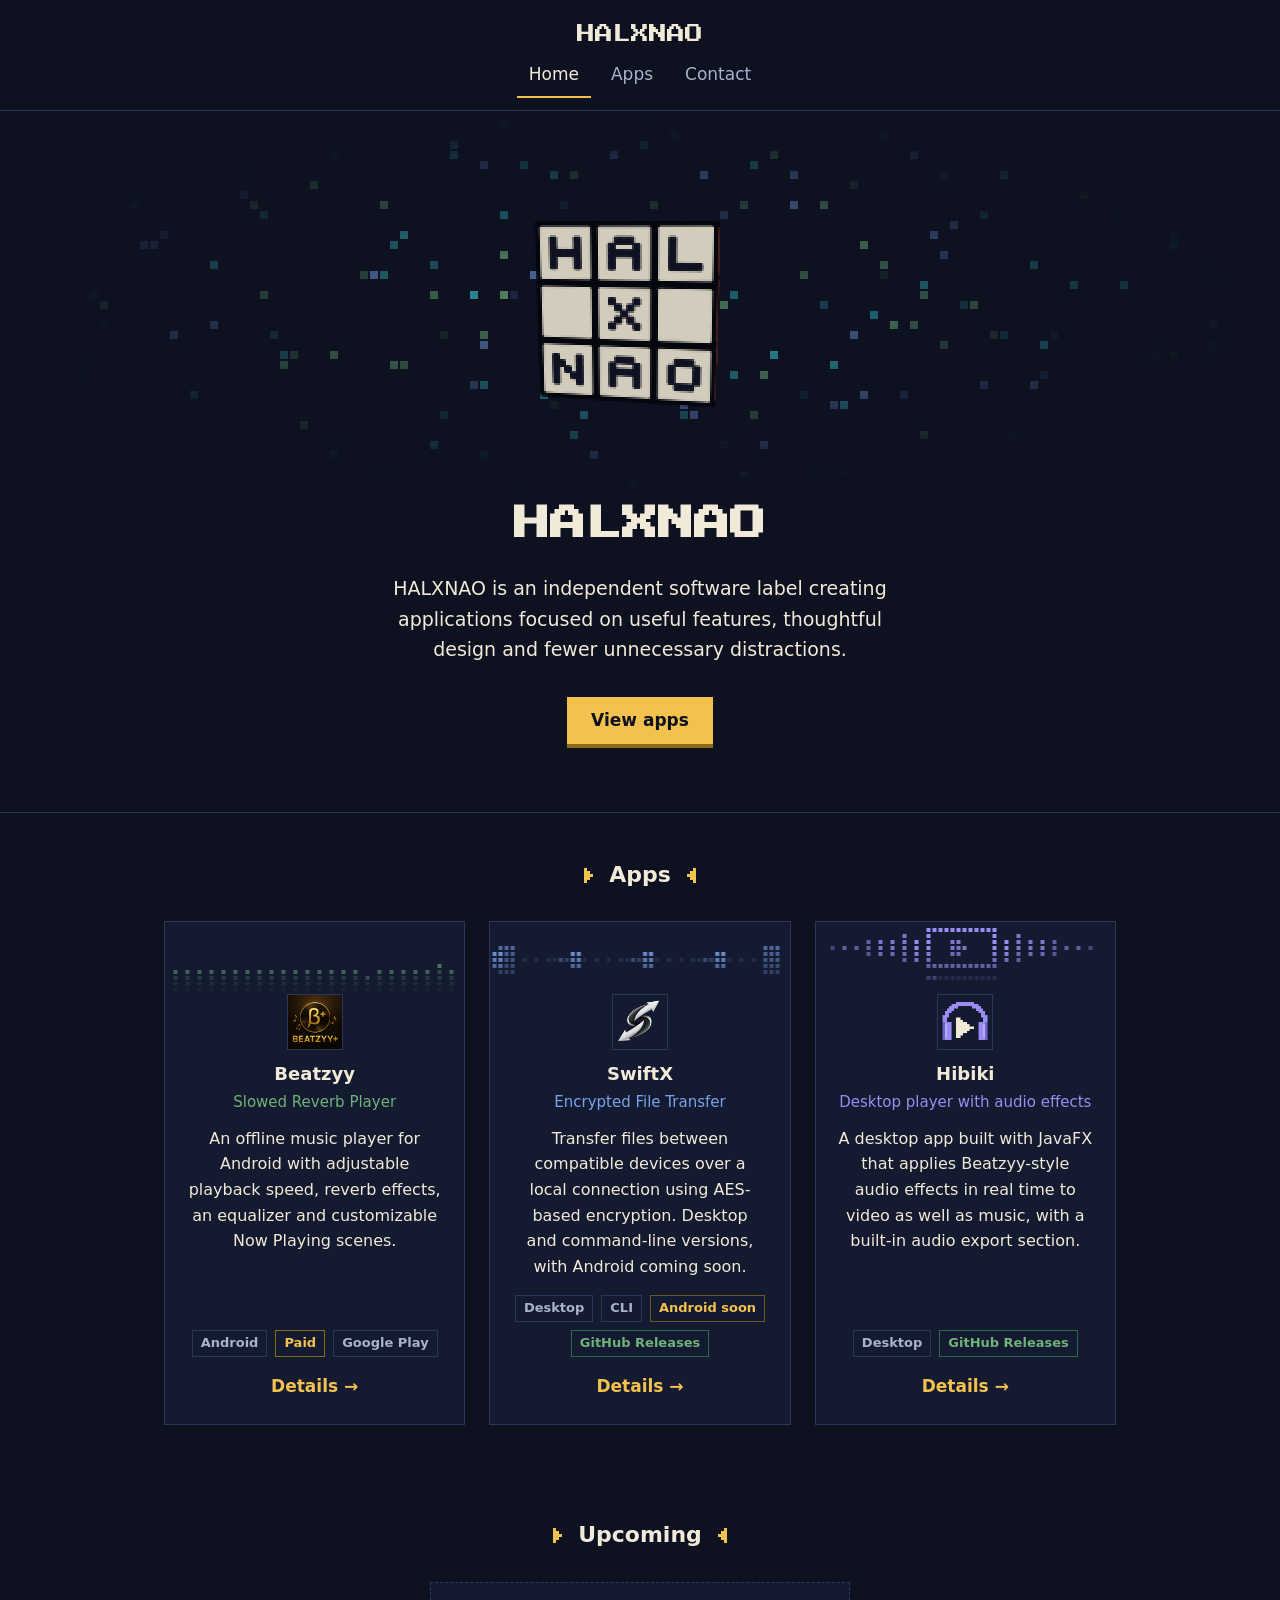
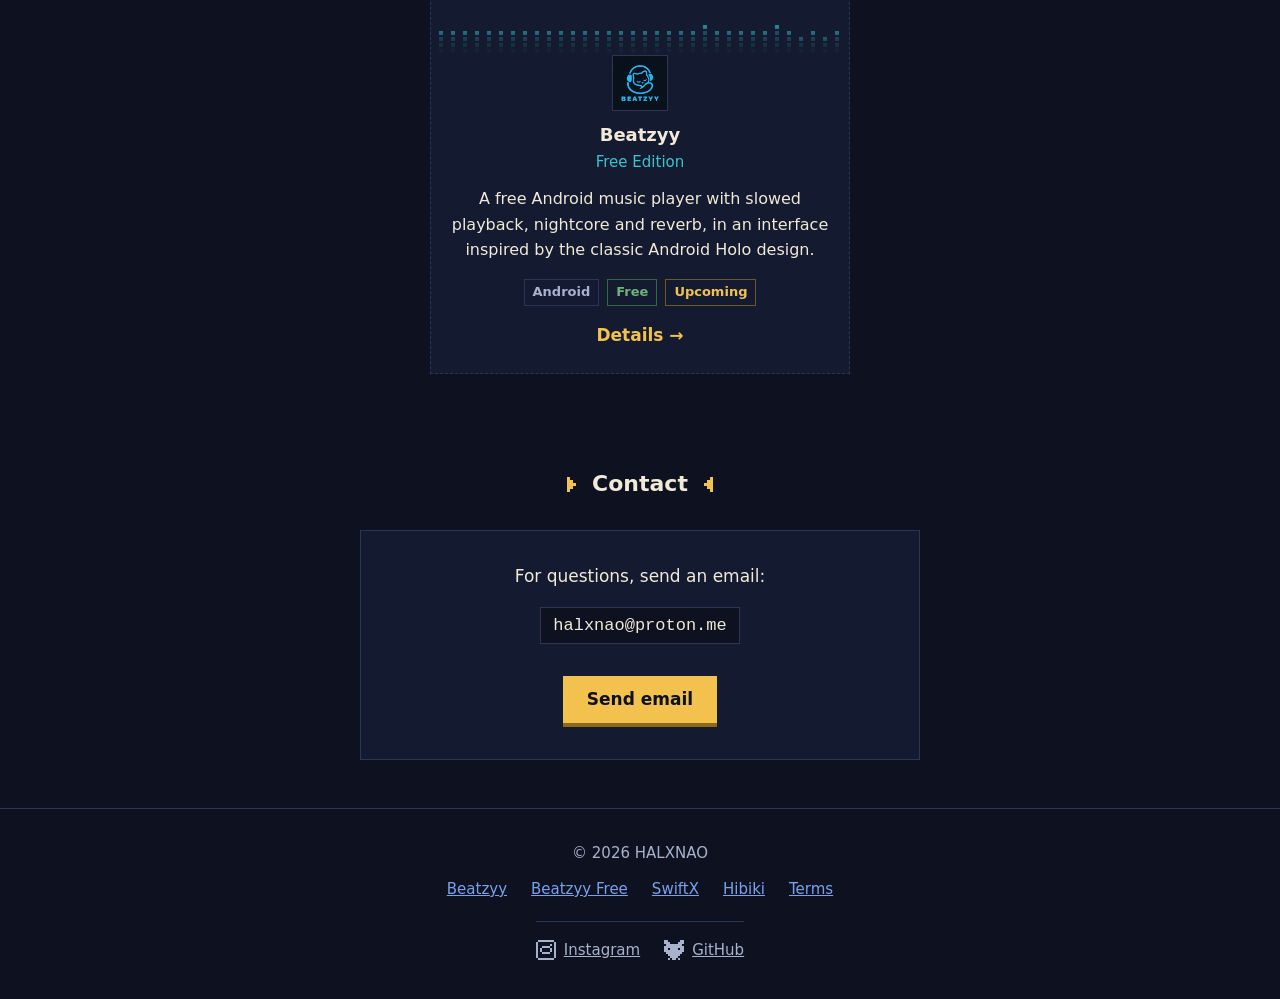
<file: index.html>
<!DOCTYPE html>
<html lang="en">
<head>
  <meta charset="utf-8">
  <meta name="viewport" content="width=device-width, initial-scale=1">
  <title>HALXNAO — Independent Software</title>
  <meta name="description" content="HALXNAO is an independent software label creating applications focused on useful features, thoughtful design and fewer unnecessary distractions.">
  <link rel="icon" href="favicon.svg" type="image/svg+xml">
  <link rel="icon" href="favicon-32.png" type="image/png" sizes="32x32">
  <link rel="apple-touch-icon" href="apple-touch-icon.png">
  <link rel="stylesheet" href="css/style.css">
  <link rel="stylesheet" href="css/pages.css">
  <script src="js/main.js" defer></script>
  <script src="js/pixels.js" defer></script>
  <script src="js/cube.js" defer></script>
</head>
<body>
  <a class="skip-link" href="#main">Skip to content</a>

  <!-- ========== HEADER ========== -->
  <header class="site-header">
    <div class="container header-inner">
      <a class="wordmark" href="index.html">HALXNAO</a>

      <button class="nav-toggle" type="button" aria-expanded="false" aria-controls="site-nav">Menu</button>

      <nav class="site-nav" id="site-nav" aria-label="Main">
        <ul class="nav-list">
          <li><a href="index.html" aria-current="page">Home</a></li>
          <li><a href="index.html#apps">Apps</a></li>
          <li><a href="index.html#contact">Contact</a></li>
        </ul>
      </nav>
    </div>
  </header>

  <main id="main">

    <!-- ========== INTRO ==========
         The canvas is decoration. JavaScript (pixels.js) draws a slow pixel wave
         in it, and a CSS mask fades it into the background. -->
    <section class="hero">
      <!-- The logo: cube.js draws a pixel puzzle cube that scrambles, then solves itself into H A L / X / N A O.
           Behind it, pixels.js draws a calm twinkling grid that a CSS mask fades out. Both are decoration. -->
      <div class="hero-stage">
        <canvas class="pixels hero-bg" data-mode="twinkle" data-palette="#6fb27a,#39c5cf,#7aa2ec" data-cell="10" aria-hidden="true"></canvas>
        <canvas id="logo-cube" class="logo-cube" role="img" aria-label="HALXNAO logo: a pixel puzzle cube that scrambles and solves itself, ending with the letters H A L, X, N A O"></canvas>
      </div>
      <div class="container hero-inner">
        <h1>HALXNAO</h1>
        <p class="lede">HALXNAO is an independent software label creating applications focused on useful features, thoughtful design and fewer unnecessary distractions.</p>
        <a class="btn" href="#apps">View apps</a>
      </div>
    </section>

    <!-- ========== APPS ========== -->
    <section class="section" id="apps" aria-labelledby="apps-title">
      <div class="container">
        <h2 class="section-title" id="apps-title">Apps</h2>

        <ul class="app-grid">

          <!-- Card 1: Beatzyy (paid). Equalizer strip. -->
          <li>
            <article class="app-card card-beatzyy">
              <canvas class="pixels card-strip tone-green" data-mode="eq" data-cell="6" aria-hidden="true"></canvas>
              <div class="card-body">
                <img class="app-icon" src="images/beatzyy/icon.png" width="56" height="56" alt="Beatzyy app icon: a golden B with a plus sign on a vinyl record">
                <h3><a href="apps/beatzyy.html">Beatzyy</a></h3>
                <p class="subtitle">Slowed Reverb Player</p>
                <p class="desc">An offline music player for Android with adjustable playback speed, reverb effects, an equalizer and customizable Now Playing scenes.</p>
                <ul class="label-row">
                  <li class="label">Android</li>
                  <li class="label label-paid">Paid</li>
                  <li class="label">Google Play</li>
                </ul>
                <p class="more">Details</p>
              </div>
            </article>
          </li>

          <!-- Card 3: SwiftX. File-transfer strip. -->
          <li>
            <article class="app-card card-swiftx">
              <canvas class="pixels card-strip tone-blue" data-mode="transfer" data-cell="6" aria-hidden="true"></canvas>
              <div class="card-body">
                <img class="app-icon" src="images/swiftx/icon.png" width="56" height="56" alt="SwiftX app icon: two curved arrows forming an S">
                <h3><a href="apps/swiftx.html">SwiftX</a></h3>
                <p class="subtitle">Encrypted File Transfer</p>
                <p class="desc">Transfer files between compatible devices over a local connection using AES-based encryption. Desktop and command-line versions, with Android coming soon.</p>
                <ul class="label-row">
                  <li class="label">Desktop</li>
                  <li class="label">CLI</li>
                  <li class="label label-soon">Android soon</li>
                  <li class="label label-free">GitHub Releases</li>
                </ul>
                <p class="more">Details</p>
              </div>
            </article>
          </li>

          <!-- Card 4: Hibiki. Video-player strip. -->
          <li>
            <article class="app-card card-hibiki">
              <canvas class="pixels card-strip tone-violet" data-mode="player" data-cell="6" aria-hidden="true"></canvas>
              <div class="card-body">
                <img class="app-icon" src="images/hibiki/icon.png" width="56" height="56" alt="Hibiki app icon: headphones around a play button">
                <h3><a href="apps/hibiki.html">Hibiki</a></h3>
                <p class="subtitle">Desktop player with audio effects</p>
                <p class="desc">A desktop app built with JavaFX that applies Beatzyy-style audio effects in real time to video as well as music, with a built-in audio export section.</p>
                <ul class="label-row">
                  <li class="label">Desktop</li>
                  <li class="label label-free">GitHub Releases</li>
                </ul>
                <p class="more">Details</p>
              </div>
            </article>
          </li>

        </ul>
      </div>
    </section>

    <!-- ========== UPCOMING ========== -->
    <section class="section" id="upcoming" aria-labelledby="upcoming-title">
      <div class="container">
        <h2 class="section-title" id="upcoming-title">Upcoming</h2>
        <div class="upcoming-card">
          <article class="app-card card-free">
  <canvas class="pixels card-strip tone-cyan" data-mode="eq" data-cell="6" aria-hidden="true"></canvas>
  <div class="card-body">
    <img class="app-icon" src="images/beatzyy-free/icon.png" width="56" height="56" alt="Beatzyy Free app icon: a sleeping cat wearing headphones">
    <h3><a href="apps/beatzyy-free.html">Beatzyy</a></h3>
    <p class="subtitle">Free Edition</p>
    <p class="desc">A free Android music player with slowed playback, nightcore and reverb, in an interface inspired by the classic Android Holo design.</p>
    <ul class="label-row">
      <li class="label">Android</li>
      <li class="label label-free">Free</li>
      <li class="label label-soon">Upcoming</li>
    </ul>
    <p class="more">Details</p>
  </div>
</article>
        </div>
      </div>
    </section>

    <!-- ========== CONTACT ========== -->
    <section class="section" id="contact" aria-labelledby="contact-title">
      <div class="container">
        <h2 class="section-title" id="contact-title">Contact</h2>
        <div class="contact-box">
          <p>For questions, send an email:</p>
          <p><span class="contact-email">halxnao@proton.me</span></p>
          <a class="btn" href="mailto:halxnao@proton.me">Send email</a>
        </div>
      </div>
    </section>

  </main>

  <!-- ========== FOOTER ========== -->
  <footer class="site-footer">
    <div class="container footer-inner">
      <p>&copy; <span id="year">2026</span> HALXNAO</p>
      <ul class="footer-links">
        <li><a href="apps/beatzyy.html">Beatzyy</a></li>
        <li><a href="apps/beatzyy-free.html">Beatzyy Free</a></li>
        <li><a href="apps/swiftx.html">SwiftX</a></li>
        <li><a href="apps/hibiki.html">Hibiki</a></li>
        <li><a href="terms/index.html">Terms</a></li>
      </ul>
      <!-- TODO: paste your YouTube and LinkedIn URLs in place of YOUR_YOUTUBE_LINK / YOUR_LINKEDIN_LINK. Until then those two are hidden automatically. -->
      <ul class="footer-social" aria-label="HALXNAO on the web">
        <li><a class="s-youtube" href="https://YOUR_YOUTUBE_LINK" rel="noopener me">YouTube</a></li>
        <li><a class="s-instagram" href="https://www.instagram.com/halxnao/" rel="noopener me">Instagram</a></li>
        <li><a class="s-github" href="https://github.com/halxnao" rel="noopener me">GitHub</a></li>
        <li><a class="s-linkedin" href="https://YOUR_LINKEDIN_LINK" rel="noopener me">LinkedIn</a></li>
      </ul>
    </div>
  </footer>
</body>
</html>
</file>
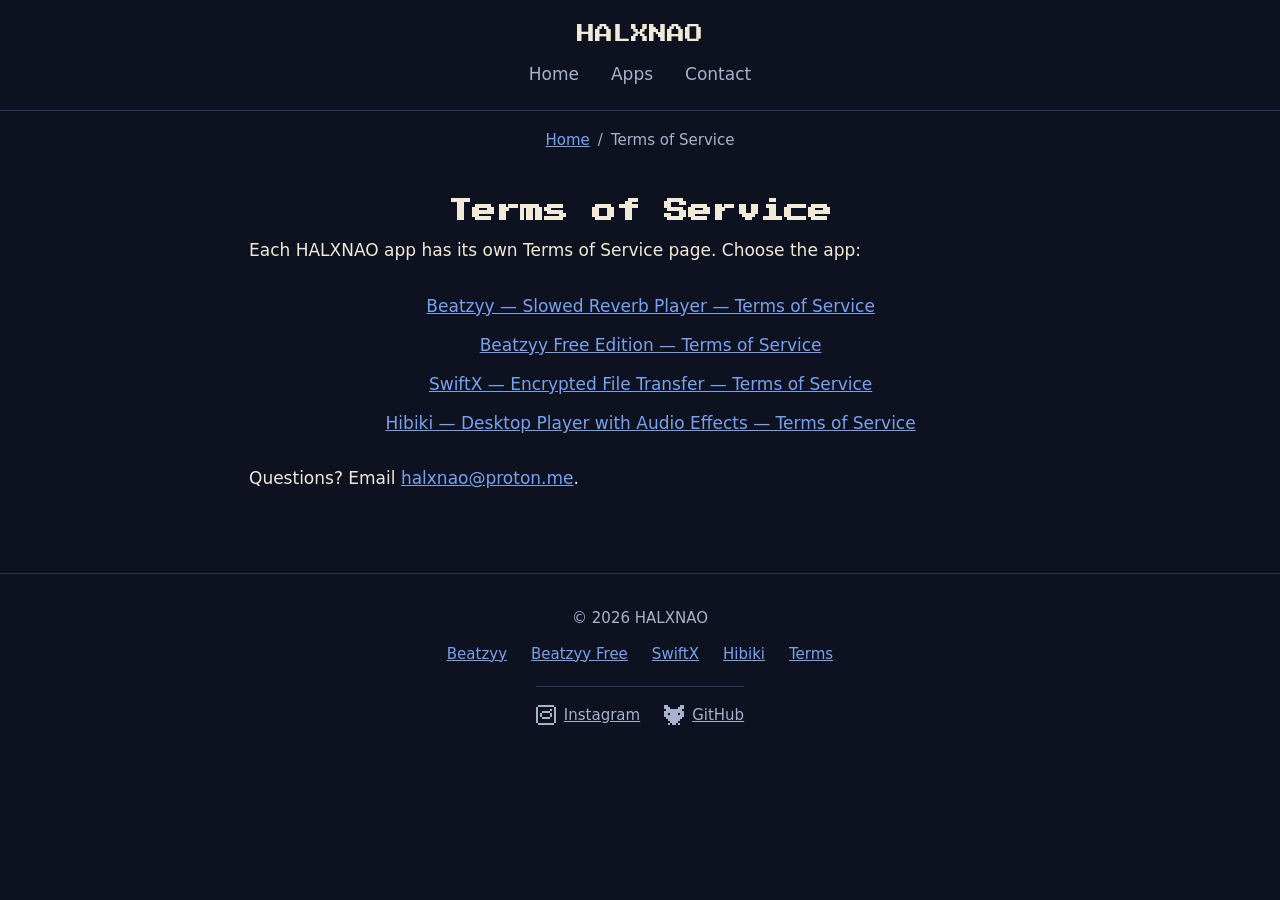
<file: terms/index.html>
<!DOCTYPE html>
<html lang="en">
<head>
  <meta charset="utf-8">
  <meta name="viewport" content="width=device-width, initial-scale=1">
  <title>Terms of Service | HALXNAO</title>
  <meta name="description" content="Terms of Service for every HALXNAO app.">
  <!-- Pages inside /terms use ../ to reach the shared folders -->
  <link rel="icon" href="../favicon.svg" type="image/svg+xml">
  <link rel="icon" href="../favicon-32.png" type="image/png" sizes="32x32">
  <link rel="apple-touch-icon" href="../apple-touch-icon.png">
  <link rel="stylesheet" href="../css/style.css">
  <link rel="stylesheet" href="../css/pages.css">
  <script src="../js/main.js" defer></script>
</head>
<body class="theme-beatzyy">
  <a class="skip-link" href="#main">Skip to content</a>

  <header class="site-header">
    <div class="container header-inner">
      <a class="wordmark" href="../index.html">HALXNAO</a>
      <button class="nav-toggle" type="button" aria-expanded="false" aria-controls="site-nav">Menu</button>
      <nav class="site-nav" id="site-nav" aria-label="Main">
        <ul class="nav-list">
          <li><a href="../index.html">Home</a></li>
          <li><a href="../index.html#apps">Apps</a></li>
          <li><a href="../index.html#contact">Contact</a></li>
        </ul>
      </nav>
    </div>
  </header>

  <main id="main">
    <div class="container">
      <nav class="breadcrumb" aria-label="Breadcrumb">
        <ol>
          <li><a href="../index.html">Home</a></li>
          <li aria-current="page">Terms of Service</li>
        </ol>
      </nav>
      <article class="legal">
        <h1>Terms of Service</h1>
        <p>Each HALXNAO app has its own Terms of Service page. Choose the app:</p>
        <ul class="link-list legal-list">
          <li><a href="beatzyy.html">Beatzyy — Slowed Reverb Player &mdash; Terms of Service</a></li>
          <li><a href="beatzyy-free.html">Beatzyy Free Edition &mdash; Terms of Service</a></li>
          <li><a href="swiftx.html">SwiftX — Encrypted File Transfer &mdash; Terms of Service</a></li>
          <li><a href="hibiki.html">Hibiki — Desktop Player with Audio Effects &mdash; Terms of Service</a></li>
        </ul>
        <p>Questions? Email <a href="mailto:halxnao@proton.me">halxnao@proton.me</a>.</p>
      </article>
    </div>

  </main>

  <footer class="site-footer">
    <div class="container footer-inner">
      <p>&copy; <span id="year">2026</span> HALXNAO</p>
      <ul class="footer-links">
        <li><a href="../apps/beatzyy.html">Beatzyy</a></li>
        <li><a href="../apps/beatzyy-free.html">Beatzyy Free</a></li>
        <li><a href="../apps/swiftx.html">SwiftX</a></li>
        <li><a href="../apps/hibiki.html">Hibiki</a></li>
        <li><a href="index.html">Terms</a></li>
      </ul>
      <!-- TODO: paste your YouTube and LinkedIn URLs in place of YOUR_YOUTUBE_LINK / YOUR_LINKEDIN_LINK. Until then those two are hidden automatically. -->
      <ul class="footer-social" aria-label="HALXNAO on the web">
        <li><a class="s-youtube" href="https://YOUR_YOUTUBE_LINK" rel="noopener me">YouTube</a></li>
        <li><a class="s-instagram" href="https://www.instagram.com/halxnao/" rel="noopener me">Instagram</a></li>
        <li><a class="s-github" href="https://github.com/halxnao" rel="noopener me">GitHub</a></li>
        <li><a class="s-linkedin" href="https://YOUR_LINKEDIN_LINK" rel="noopener me">LinkedIn</a></li>
      </ul>
    </div>
  </footer>
</body>
</html>
</file>
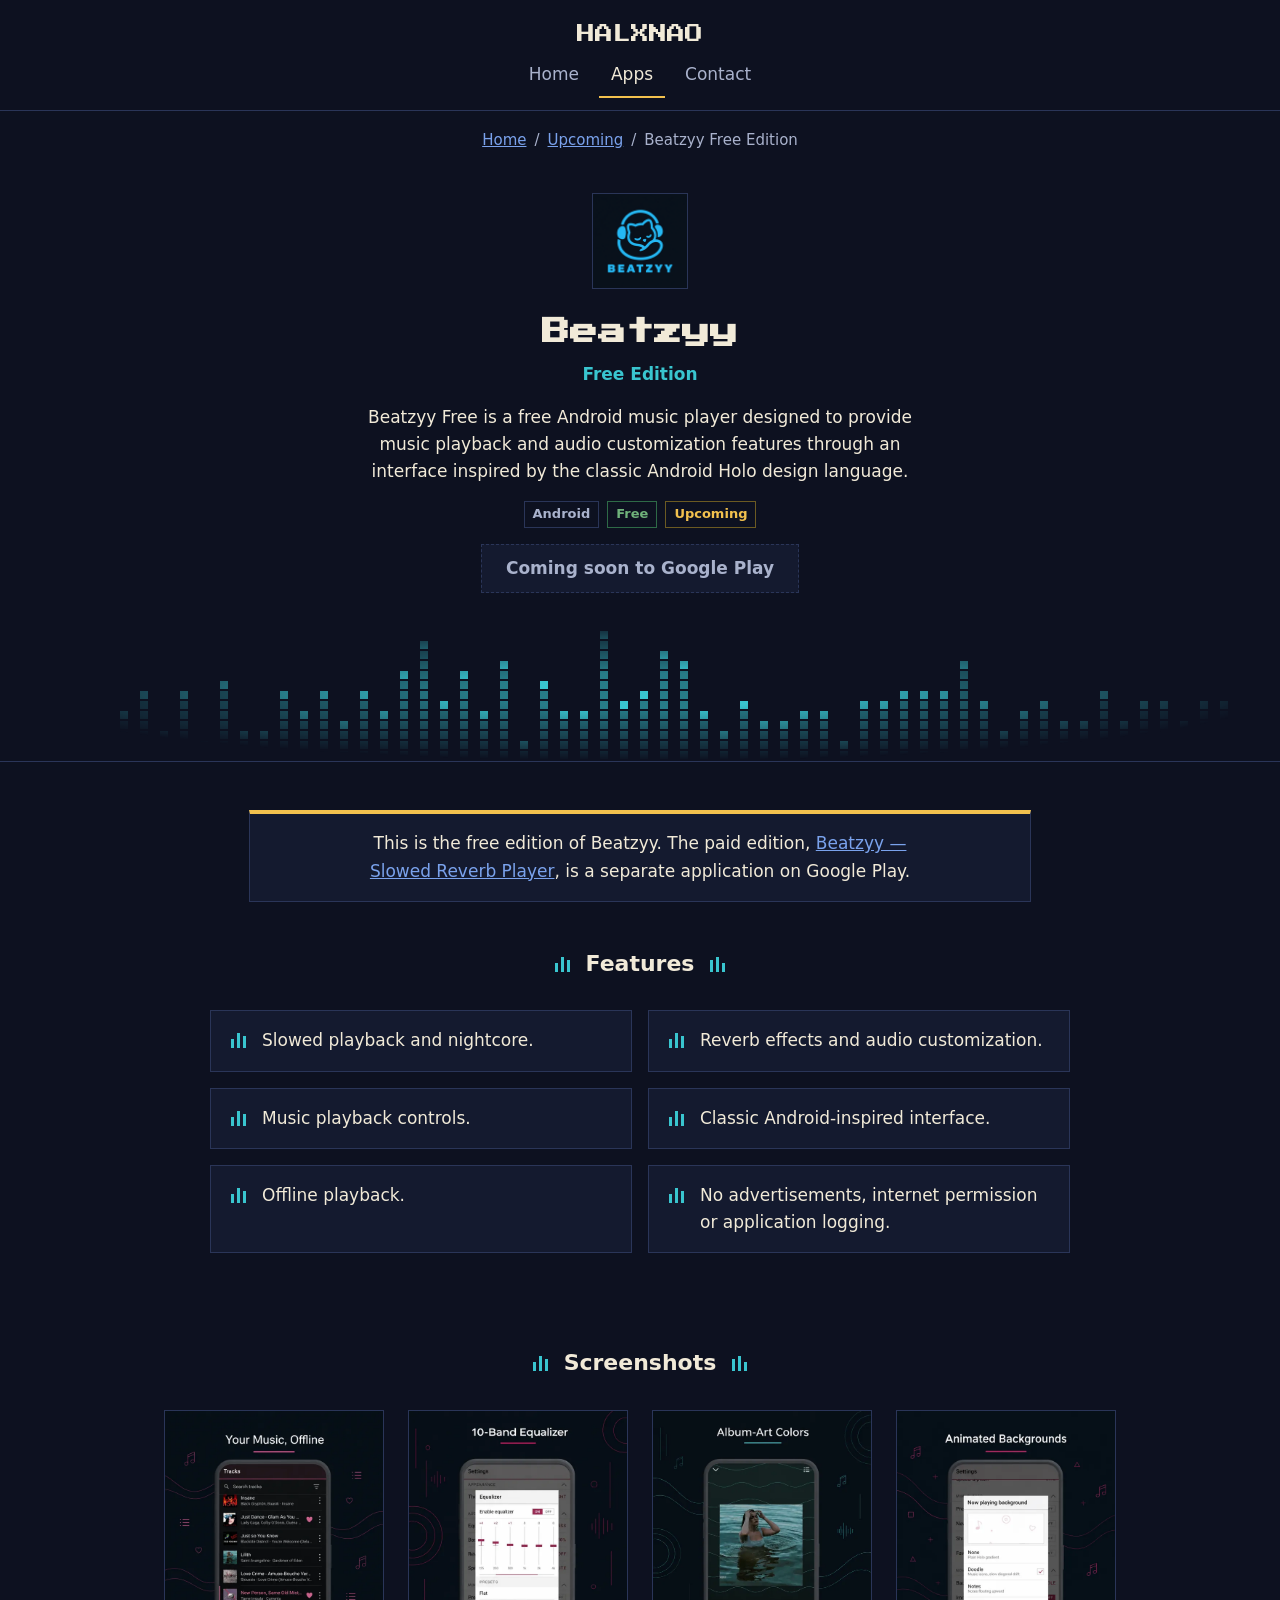
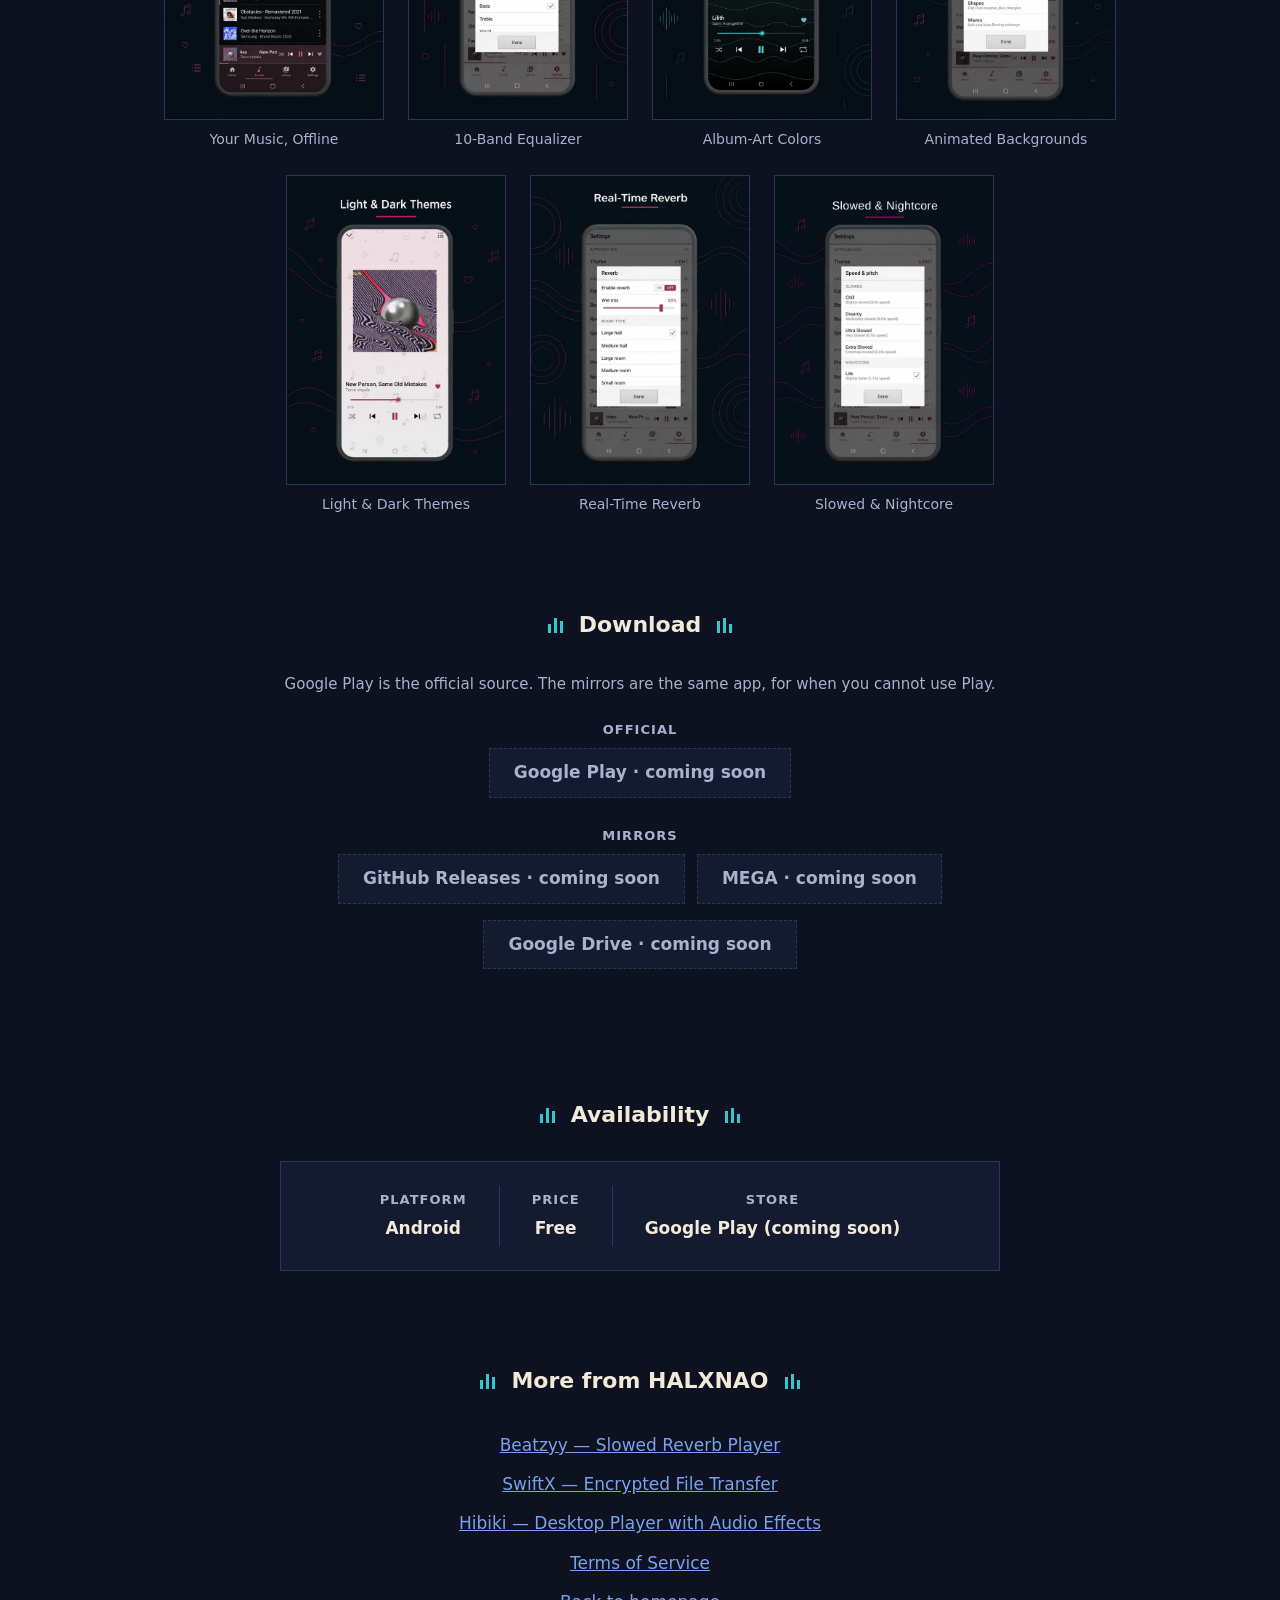
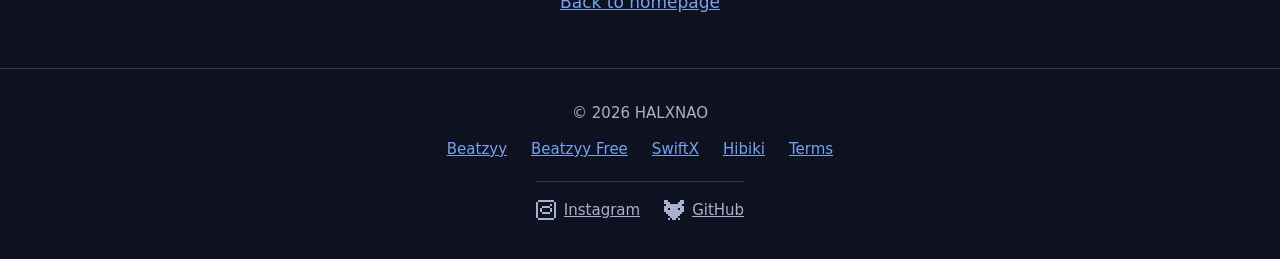
<file: apps/beatzyy-free.html>
<!DOCTYPE html>
<html lang="en">
<head>
  <meta charset="utf-8">
  <meta name="viewport" content="width=device-width, initial-scale=1">
  <title>Beatzyy Free Edition | HALXNAO</title>
  <meta name="description" content="Beatzyy Free is a free Android music player designed to provide music playback and audio customization features through an interface inspired by the classic Android Holo design language.">
  <!-- Pages inside /apps use ../ to reach the shared folders -->
  <link rel="icon" href="../favicon.svg" type="image/svg+xml">
  <link rel="icon" href="../favicon-32.png" type="image/png" sizes="32x32">
  <link rel="apple-touch-icon" href="../apple-touch-icon.png">
  <link rel="stylesheet" href="../css/style.css">
  <link rel="stylesheet" href="../css/pages.css">
  <script src="../js/main.js" defer></script>
  <script src="../js/pixels.js" defer></script>
</head>
<body class="theme-free">
  <a class="skip-link" href="#main">Skip to content</a>

  <header class="site-header">
    <div class="container header-inner">
      <a class="wordmark" href="../index.html">HALXNAO</a>
      <button class="nav-toggle" type="button" aria-expanded="false" aria-controls="site-nav">Menu</button>
      <nav class="site-nav" id="site-nav" aria-label="Main">
        <ul class="nav-list">
          <li><a href="../index.html">Home</a></li>
          <li><a href="../index.html#apps" aria-current="page">Apps</a></li>
          <li><a href="../index.html#contact">Contact</a></li>
        </ul>
      </nav>
    </div>
  </header>

  <main id="main">

    <section class="app-hero">
      <div class="container">
        <nav class="breadcrumb" aria-label="Breadcrumb">
          <ol>
            <li><a href="../index.html">Home</a></li>
            <li><a href="../index.html#upcoming">Upcoming</a></li>
            <li aria-current="page">Beatzyy Free Edition</li>
          </ol>
        </nav>

        <div class="app-intro">
          <img class="app-icon" src="../images/beatzyy-free/icon.png" width="96" height="96" alt="Beatzyy Free app icon: a sleeping cat wearing headphones">
          <h1>Beatzyy</h1>
          <p class="app-tagline">Free Edition</p>
          <p>Beatzyy Free is a free Android music player designed to provide music playback and audio customization features through an interface inspired by the classic Android Holo design language.</p>
          <ul class="label-row">
              <li class="label">Android</li>
              <li class="label label-free">Free</li>
              <li class="label label-soon">Upcoming</li>
          </ul>
            <!-- TODO: the app is in closed testing. When it is public on Google Play, replace this <span> with:
                 <a class="btn" href="https://play.google.com/store/apps/details?id=com.halxnao.beatzyyfree" rel="noopener">Get it on Google Play</a> -->
            <span class="btn btn-disabled" aria-disabled="true">Coming soon to Google Play</span>
        </div>
      </div>
      <!-- Decorative pixel animation, faded into the page by a CSS mask -->
      <canvas class="pixels band tone-cyan" data-mode="eq" data-cell="10" aria-hidden="true"></canvas>
    </section>

    <div class="container">
      <section class="section" style="padding-bottom:0" aria-label="Edition note">
        <div class="edition-note">
          <p>This is the free edition of Beatzyy. The paid edition, <a href="beatzyy.html">Beatzyy &mdash; Slowed Reverb Player</a>, is a separate application on Google Play.</p>
        </div>
      </section>

      <section class="section" aria-labelledby="features-title">
        <h2 class="section-title" id="features-title">Features</h2>
        <ul class="feature-list">
          <li>Slowed playback and nightcore.</li>
          <li>Reverb effects and audio customization.</li>
          <li>Music playback controls.</li>
          <li>Classic Android-inspired interface.</li>
          <li>Offline playback.</li>
          <li>No advertisements, internet permission or application logging.</li>
        </ul>
      </section>

      <section class="section" aria-labelledby="shots-title">
        <h2 class="section-title" id="shots-title">Screenshots</h2>
        <ul class="shot-grid shot-grid-4">
            <li><figure class="shot"><img src="../images/beatzyy-free/tracks.webp" width="600" height="848" loading="lazy" alt="Beatzyy Free Tracks screen listing songs with album art and a mini player, headed Your Music, Offline"><figcaption>Your Music, Offline</figcaption></figure></li>
            <li><figure class="shot"><img src="../images/beatzyy-free/equalizer.webp" width="600" height="848" loading="lazy" alt="Beatzyy Free equalizer dialog with an on and off switch, frequency sliders and presets, headed 10-Band Equalizer"><figcaption>10-Band Equalizer</figcaption></figure></li>
            <li><figure class="shot"><img src="../images/beatzyy-free/album-art.webp" width="600" height="848" loading="lazy" alt="Beatzyy Free Now Playing screen using colors from the album art, with a seekbar and playback controls, headed Album-Art Colors"><figcaption>Album-Art Colors</figcaption></figure></li>
            <li><figure class="shot"><img src="../images/beatzyy-free/backgrounds.webp" width="600" height="848" loading="lazy" alt="Beatzyy Free dialog for choosing a Now Playing background: None, Doodle, Notes, Shapes or Waves, headed Animated Backgrounds"><figcaption>Animated Backgrounds</figcaption></figure></li>
            <li><figure class="shot"><img src="../images/beatzyy-free/themes.webp" width="600" height="848" loading="lazy" alt="Beatzyy Free Now Playing screen in the light theme with album art, headed Light and Dark Themes"><figcaption>Light &amp; Dark Themes</figcaption></figure></li>
            <li><figure class="shot"><img src="../images/beatzyy-free/reverb.webp" width="600" height="848" loading="lazy" alt="Beatzyy Free reverb dialog with an enable switch, a wet mix slider and room type options, headed Real-Time Reverb"><figcaption>Real-Time Reverb</figcaption></figure></li>
            <li><figure class="shot"><img src="../images/beatzyy-free/slowed-nightcore.webp" width="600" height="848" loading="lazy" alt="Beatzyy Free speed and pitch dialog listing slowed presets from 0.9x to 0.65x and a nightcore preset at 1.15x, headed Slowed and Nightcore"><figcaption>Slowed &amp; Nightcore</figcaption></figure></li>
        </ul>
      </section>

      <!-- TODO: replace every https://YOUR_..._LINK below with the real link. Until you do, the button shows as "Coming soon".
           To switch one off again, add the word data-soon to the <a>. -->
      <section class="section" aria-labelledby="dl-title">
        <h2 class="section-title" id="dl-title">Download</h2>
        <div class="dl-block">
          <p class="small-note" style="margin:0 0 24px">Google Play is the official source. The mirrors are the same app, for when you cannot use Play.</p>
          <div class="dl-group">
            <p class="dl-label">Official</p>
            <p class="dl-main-row"><a class="btn dl" href="https://play.google.com/store/apps/details?id=com.halxnao.beatzyyfree" rel="noopener" data-soon>Google Play</a></p>
            <p class="dl-label">Mirrors</p>
            <ul class="dl-mirrors">
              <li><a class="btn dl btn-secondary" href="https://YOUR_FREE_GITHUB_LINK" rel="noopener">GitHub Releases</a></li>
              <li><a class="btn dl btn-secondary" href="https://YOUR_FREE_MEGA_LINK" rel="noopener">MEGA</a></li>
              <li><a class="btn dl btn-secondary" href="https://YOUR_FREE_DRIVE_LINK" rel="noopener">Google Drive</a></li>
            </ul>
          </div>
        </div>
      </section>
      <section class="section" aria-labelledby="avail-title">
        <h2 class="section-title" id="avail-title">Availability</h2>
        <div class="panel">
          <dl class="facts">
            <div><dt>Platform</dt><dd>Android</dd></div>
            <div><dt>Price</dt><dd>Free</dd></div>
            <div><dt>Store</dt><dd>Google Play (coming soon)</dd></div>
          </dl>

        </div>
      </section>

      <section class="section" aria-labelledby="more-title">
        <h2 class="section-title" id="more-title">More from HALXNAO</h2>
        <ul class="link-list">
          <li><a href="beatzyy.html">Beatzyy &mdash; Slowed Reverb Player</a></li>
          <li><a href="swiftx.html">SwiftX &mdash; Encrypted File Transfer</a></li>
          <li><a href="hibiki.html">Hibiki &mdash; Desktop Player with Audio Effects</a></li>
          <li><a href="../terms/beatzyy-free.html">Terms of Service</a></li>
          <li><a href="../index.html">Back to homepage</a></li>
        </ul>
      </section>
    </div>

  </main>

  <footer class="site-footer">
    <div class="container footer-inner">
      <p>&copy; <span id="year">2026</span> HALXNAO</p>
      <ul class="footer-links">
        <li><a href="beatzyy.html">Beatzyy</a></li>
        <li><a href="beatzyy-free.html">Beatzyy Free</a></li>
        <li><a href="swiftx.html">SwiftX</a></li>
        <li><a href="hibiki.html">Hibiki</a></li>
        <li><a href="../terms/index.html">Terms</a></li>
      </ul>
      <!-- TODO: paste your YouTube and LinkedIn URLs in place of YOUR_YOUTUBE_LINK / YOUR_LINKEDIN_LINK. Until then those two are hidden automatically. -->
      <ul class="footer-social" aria-label="HALXNAO on the web">
        <li><a class="s-youtube" href="https://YOUR_YOUTUBE_LINK" rel="noopener me">YouTube</a></li>
        <li><a class="s-instagram" href="https://www.instagram.com/halxnao/" rel="noopener me">Instagram</a></li>
        <li><a class="s-github" href="https://github.com/halxnao" rel="noopener me">GitHub</a></li>
        <li><a class="s-linkedin" href="https://YOUR_LINKEDIN_LINK" rel="noopener me">LinkedIn</a></li>
      </ul>
    </div>
  </footer>
</body>
</html>
</file>
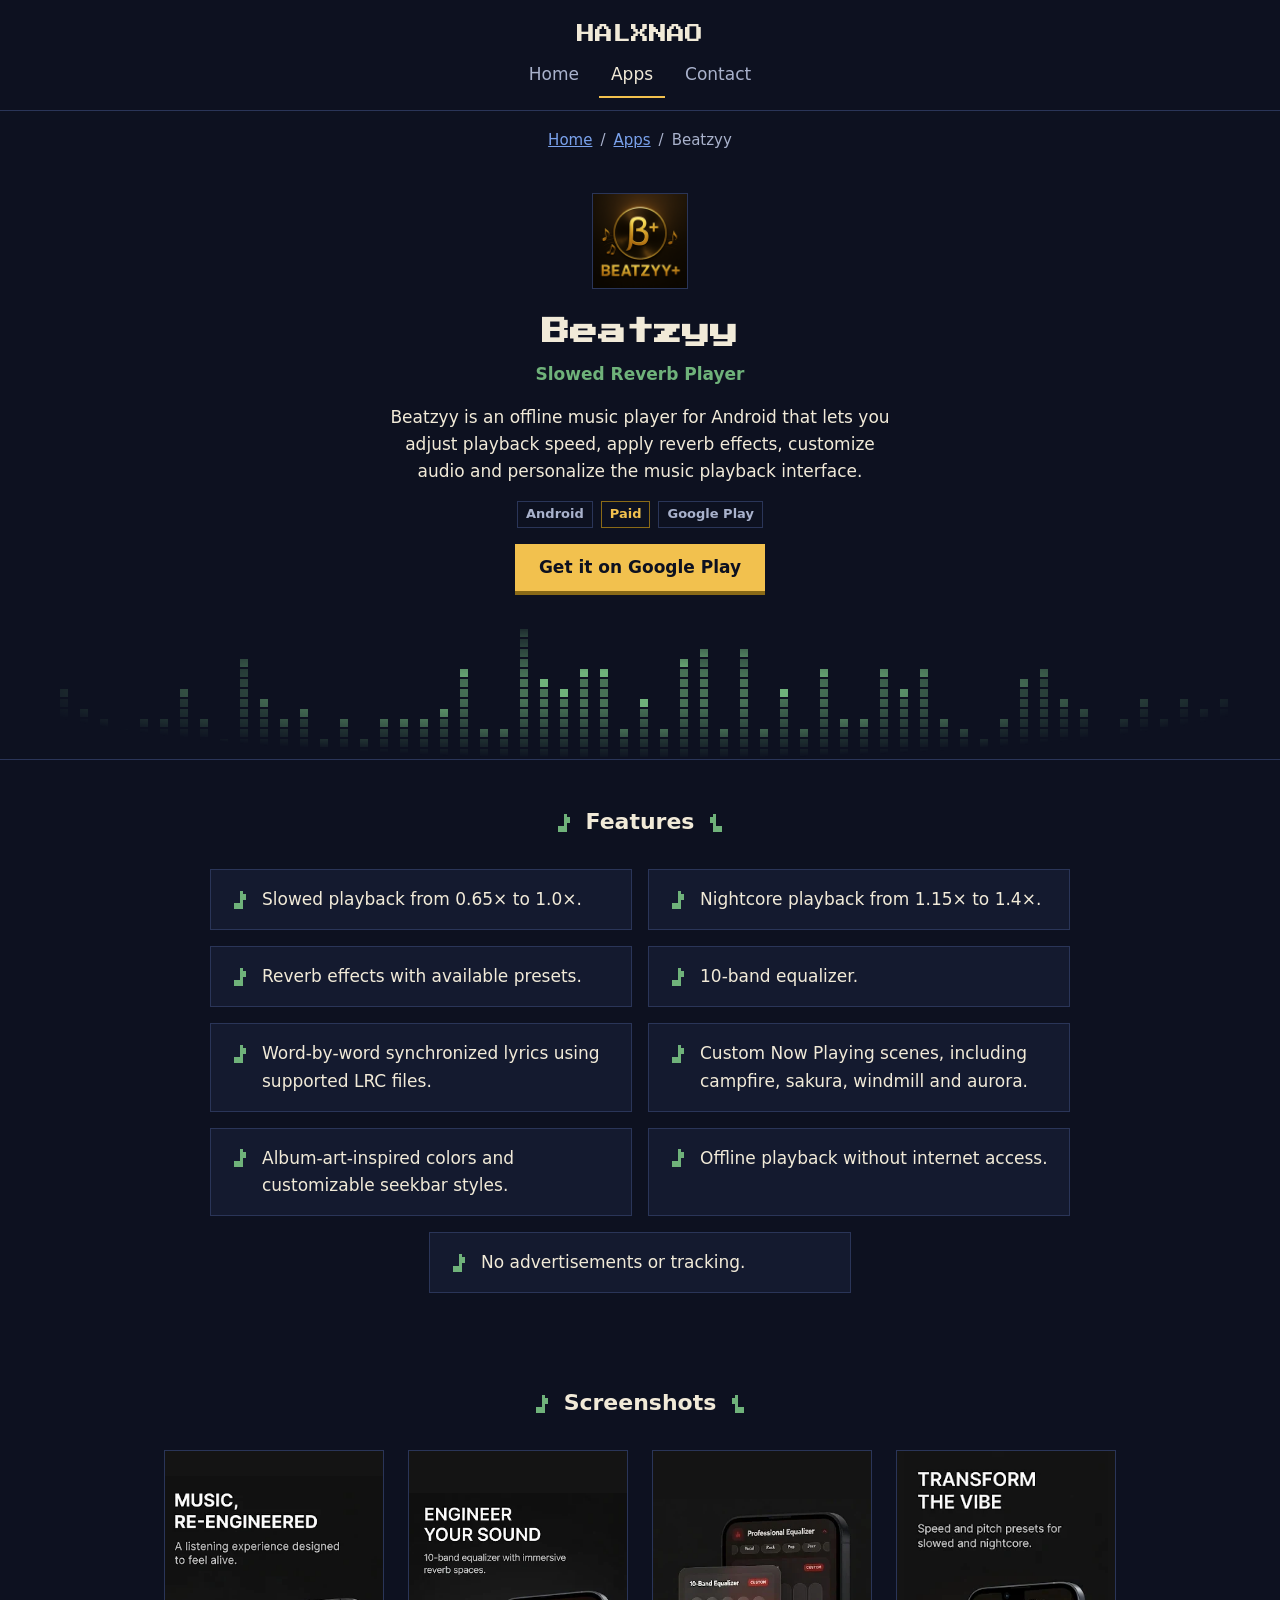
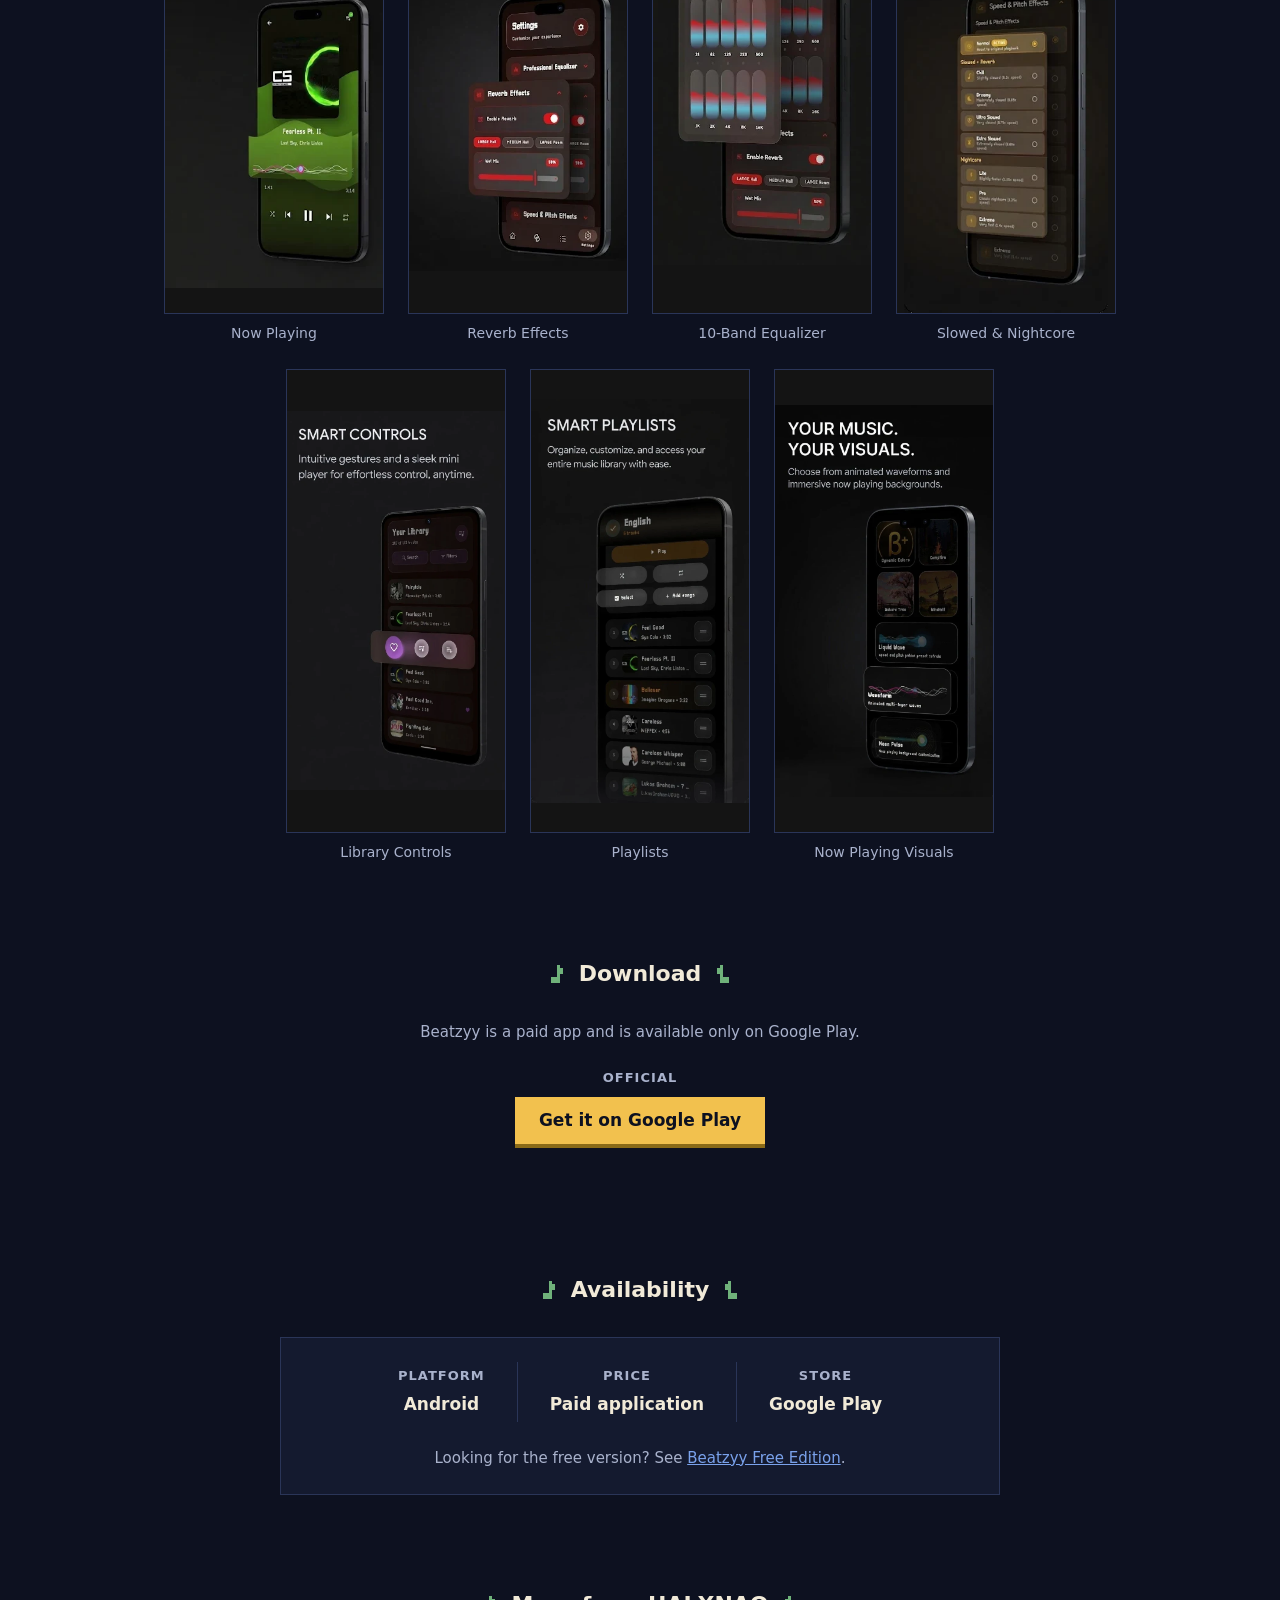
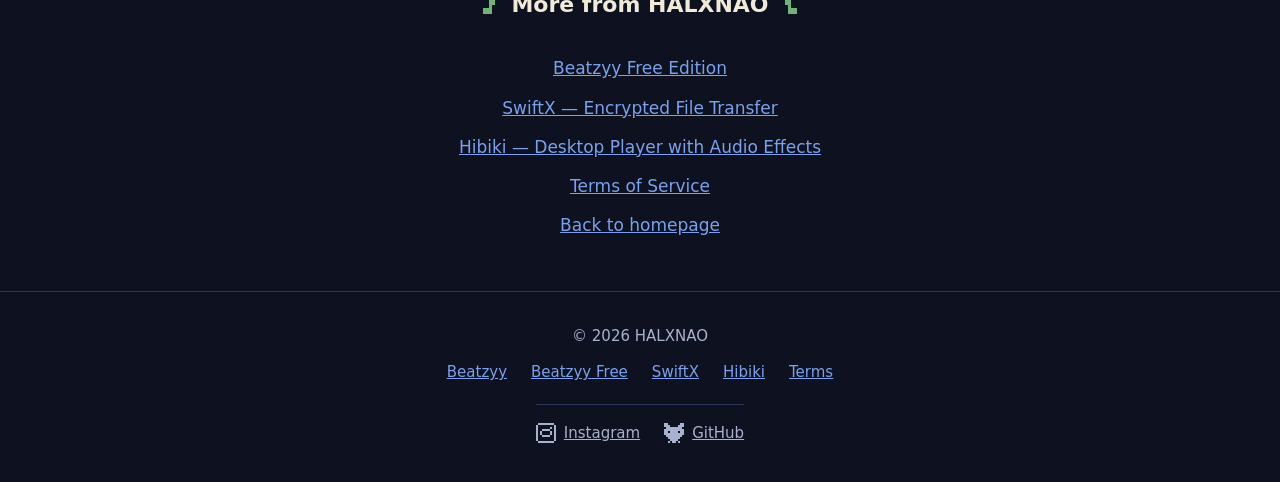
<file: apps/beatzyy.html>
<!DOCTYPE html>
<html lang="en">
<head>
  <meta charset="utf-8">
  <meta name="viewport" content="width=device-width, initial-scale=1">
  <title>Beatzyy — Slowed Reverb Player | HALXNAO</title>
  <meta name="description" content="Beatzyy is an offline music player for Android that lets you adjust playback speed, apply reverb effects, customize audio and personalize the music playback interface.">
  <!-- Pages inside /apps use ../ to reach the shared folders -->
  <link rel="icon" href="../favicon.svg" type="image/svg+xml">
  <link rel="icon" href="../favicon-32.png" type="image/png" sizes="32x32">
  <link rel="apple-touch-icon" href="../apple-touch-icon.png">
  <link rel="stylesheet" href="../css/style.css">
  <link rel="stylesheet" href="../css/pages.css">
  <script src="../js/main.js" defer></script>
  <script src="../js/pixels.js" defer></script>
</head>
<body class="theme-beatzyy">
  <a class="skip-link" href="#main">Skip to content</a>

  <header class="site-header">
    <div class="container header-inner">
      <a class="wordmark" href="../index.html">HALXNAO</a>
      <button class="nav-toggle" type="button" aria-expanded="false" aria-controls="site-nav">Menu</button>
      <nav class="site-nav" id="site-nav" aria-label="Main">
        <ul class="nav-list">
          <li><a href="../index.html">Home</a></li>
          <li><a href="../index.html#apps" aria-current="page">Apps</a></li>
          <li><a href="../index.html#contact">Contact</a></li>
        </ul>
      </nav>
    </div>
  </header>

  <main id="main">

    <section class="app-hero">
      <div class="container">
        <nav class="breadcrumb" aria-label="Breadcrumb">
          <ol>
            <li><a href="../index.html">Home</a></li>
            <li><a href="../index.html#apps">Apps</a></li>
            <li aria-current="page">Beatzyy</li>
          </ol>
        </nav>

        <div class="app-intro">
          <img class="app-icon" src="../images/beatzyy/icon.png" width="96" height="96" alt="Beatzyy app icon: a golden B with a plus sign on a vinyl record">
          <h1>Beatzyy</h1>
          <p class="app-tagline">Slowed Reverb Player</p>
          <p>Beatzyy is an offline music player for Android that lets you adjust playback speed, apply reverb effects, customize audio and personalize the music playback interface.</p>
          <ul class="label-row">
              <li class="label">Android</li>
              <li class="label label-paid">Paid</li>
              <li class="label">Google Play</li>
          </ul>
            <a class="btn" href="https://play.google.com/store/apps/details?id=com.trgarapps.beatzyy" rel="noopener">Get it on Google Play</a>
        </div>
      </div>
      <!-- Decorative pixel animation, faded into the page by a CSS mask -->
      <canvas class="pixels band tone-green" data-mode="eq" data-cell="10" aria-hidden="true"></canvas>
    </section>

    <div class="container">

      <section class="section" aria-labelledby="features-title">
        <h2 class="section-title" id="features-title">Features</h2>
        <ul class="feature-list">
          <li>Slowed playback from 0.65&times; to 1.0&times;.</li>
          <li>Nightcore playback from 1.15&times; to 1.4&times;.</li>
          <li>Reverb effects with available presets.</li>
          <li>10-band equalizer.</li>
          <li>Word-by-word synchronized lyrics using supported LRC files.</li>
          <li>Custom Now Playing scenes, including campfire, sakura, windmill and aurora.</li>
          <li>Album-art-inspired colors and customizable seekbar styles.</li>
          <li>Offline playback without internet access.</li>
          <li>No advertisements or tracking.</li>
        </ul>
      </section>

      <section class="section" aria-labelledby="shots-title">
        <h2 class="section-title" id="shots-title">Screenshots</h2>
        <ul class="shot-grid shot-grid-4 shot-grid-tall">
            <li><figure class="shot"><img src="../images/beatzyy/player.webp" width="313" height="592" loading="lazy" alt="Beatzyy Now Playing screen in a green theme with album art, a waveform seekbar and playback controls"><figcaption>Now Playing</figcaption></figure></li>
            <li><figure class="shot"><img src="../images/beatzyy/reverb.webp" width="341" height="592" loading="lazy" alt="Beatzyy settings screen with a Reverb Effects card: an enable switch, hall and room presets and a wet mix slider"><figcaption>Reverb Effects</figcaption></figure></li>
            <li><figure class="shot"><img src="../images/beatzyy/equalizer.webp" width="352" height="592" loading="lazy" alt="Beatzyy 10-band equalizer with sliders from 31 Hz to 16 kHz and a Custom preset label"><figcaption>10-Band Equalizer</figcaption></figure></li>
            <li><figure class="shot"><img src="../images/beatzyy/speed-pitch.webp" width="260" height="592" loading="lazy" alt="Beatzyy speed and pitch presets: Normal, slowed presets Chill, Dreamy, Ultra Slowed and Extra Slowed, and nightcore presets Lite, Pro and Extreme"><figcaption>Slowed &amp; Nightcore</figcaption></figure></li>
            <li><figure class="shot"><img src="../images/beatzyy/library.webp" width="723" height="1257" loading="lazy" alt="Beatzyy library screen with search and filters, and a swipe action bar with favorite, queue and add-to-playlist buttons"><figcaption>Library Controls</figcaption></figure></li>
            <li><figure class="shot"><img src="../images/beatzyy/playlists.webp" width="720" height="1333" loading="lazy" alt="Beatzyy playlist screen showing a playlist named English with Play, shuffle, repeat, select and add songs buttons and a numbered track list"><figcaption>Playlists</figcaption></figure></li>
            <li><figure class="shot"><img src="../images/beatzyy/visuals.webp" width="740" height="1329" loading="lazy" alt="Beatzyy Now Playing background chooser with Dynamic Colors, Campfire, Sakura Tree and Windmill scenes and Liquid Wave, Waveform and Neon Pulse styles"><figcaption>Now Playing Visuals</figcaption></figure></li>
        </ul>
      </section>

      <!-- TODO: replace every https://YOUR_..._LINK below with the real link. Until you do, the button shows as "Coming soon".
           To switch one off again, add the word data-soon to the <a>. -->
      <section class="section" aria-labelledby="dl-title">
        <h2 class="section-title" id="dl-title">Download</h2>
        <div class="dl-block">
          <p class="small-note" style="margin:0 0 24px">Beatzyy is a paid app and is available only on Google Play.</p>
          <div class="dl-group">
            <p class="dl-label">Official</p>
            <p class="dl-main-row"><a class="btn dl" href="https://play.google.com/store/apps/details?id=com.trgarapps.beatzyy" rel="noopener">Get it on Google Play</a></p>
          </div>
        </div>
      </section>
      <section class="section" aria-labelledby="avail-title">
        <h2 class="section-title" id="avail-title">Availability</h2>
        <div class="panel">
          <dl class="facts">
            <div><dt>Platform</dt><dd>Android</dd></div>
            <div><dt>Price</dt><dd>Paid application</dd></div>
            <div><dt>Store</dt><dd>Google Play</dd></div>
          </dl>
          <p class="small-note">Looking for the free version? See <a href="beatzyy-free.html">Beatzyy Free Edition</a>.</p>
        </div>
      </section>

      <section class="section" aria-labelledby="more-title">
        <h2 class="section-title" id="more-title">More from HALXNAO</h2>
        <ul class="link-list">
          <li><a href="beatzyy-free.html">Beatzyy Free Edition</a></li>
          <li><a href="swiftx.html">SwiftX &mdash; Encrypted File Transfer</a></li>
          <li><a href="hibiki.html">Hibiki &mdash; Desktop Player with Audio Effects</a></li>
          <li><a href="../terms/beatzyy.html">Terms of Service</a></li>
          <li><a href="../index.html">Back to homepage</a></li>
        </ul>
      </section>
    </div>

  </main>

  <footer class="site-footer">
    <div class="container footer-inner">
      <p>&copy; <span id="year">2026</span> HALXNAO</p>
      <ul class="footer-links">
        <li><a href="beatzyy.html">Beatzyy</a></li>
        <li><a href="beatzyy-free.html">Beatzyy Free</a></li>
        <li><a href="swiftx.html">SwiftX</a></li>
        <li><a href="hibiki.html">Hibiki</a></li>
        <li><a href="../terms/index.html">Terms</a></li>
      </ul>
      <!-- TODO: paste your YouTube and LinkedIn URLs in place of YOUR_YOUTUBE_LINK / YOUR_LINKEDIN_LINK. Until then those two are hidden automatically. -->
      <ul class="footer-social" aria-label="HALXNAO on the web">
        <li><a class="s-youtube" href="https://YOUR_YOUTUBE_LINK" rel="noopener me">YouTube</a></li>
        <li><a class="s-instagram" href="https://www.instagram.com/halxnao/" rel="noopener me">Instagram</a></li>
        <li><a class="s-github" href="https://github.com/halxnao" rel="noopener me">GitHub</a></li>
        <li><a class="s-linkedin" href="https://YOUR_LINKEDIN_LINK" rel="noopener me">LinkedIn</a></li>
      </ul>
    </div>
  </footer>
</body>
</html>
</file>
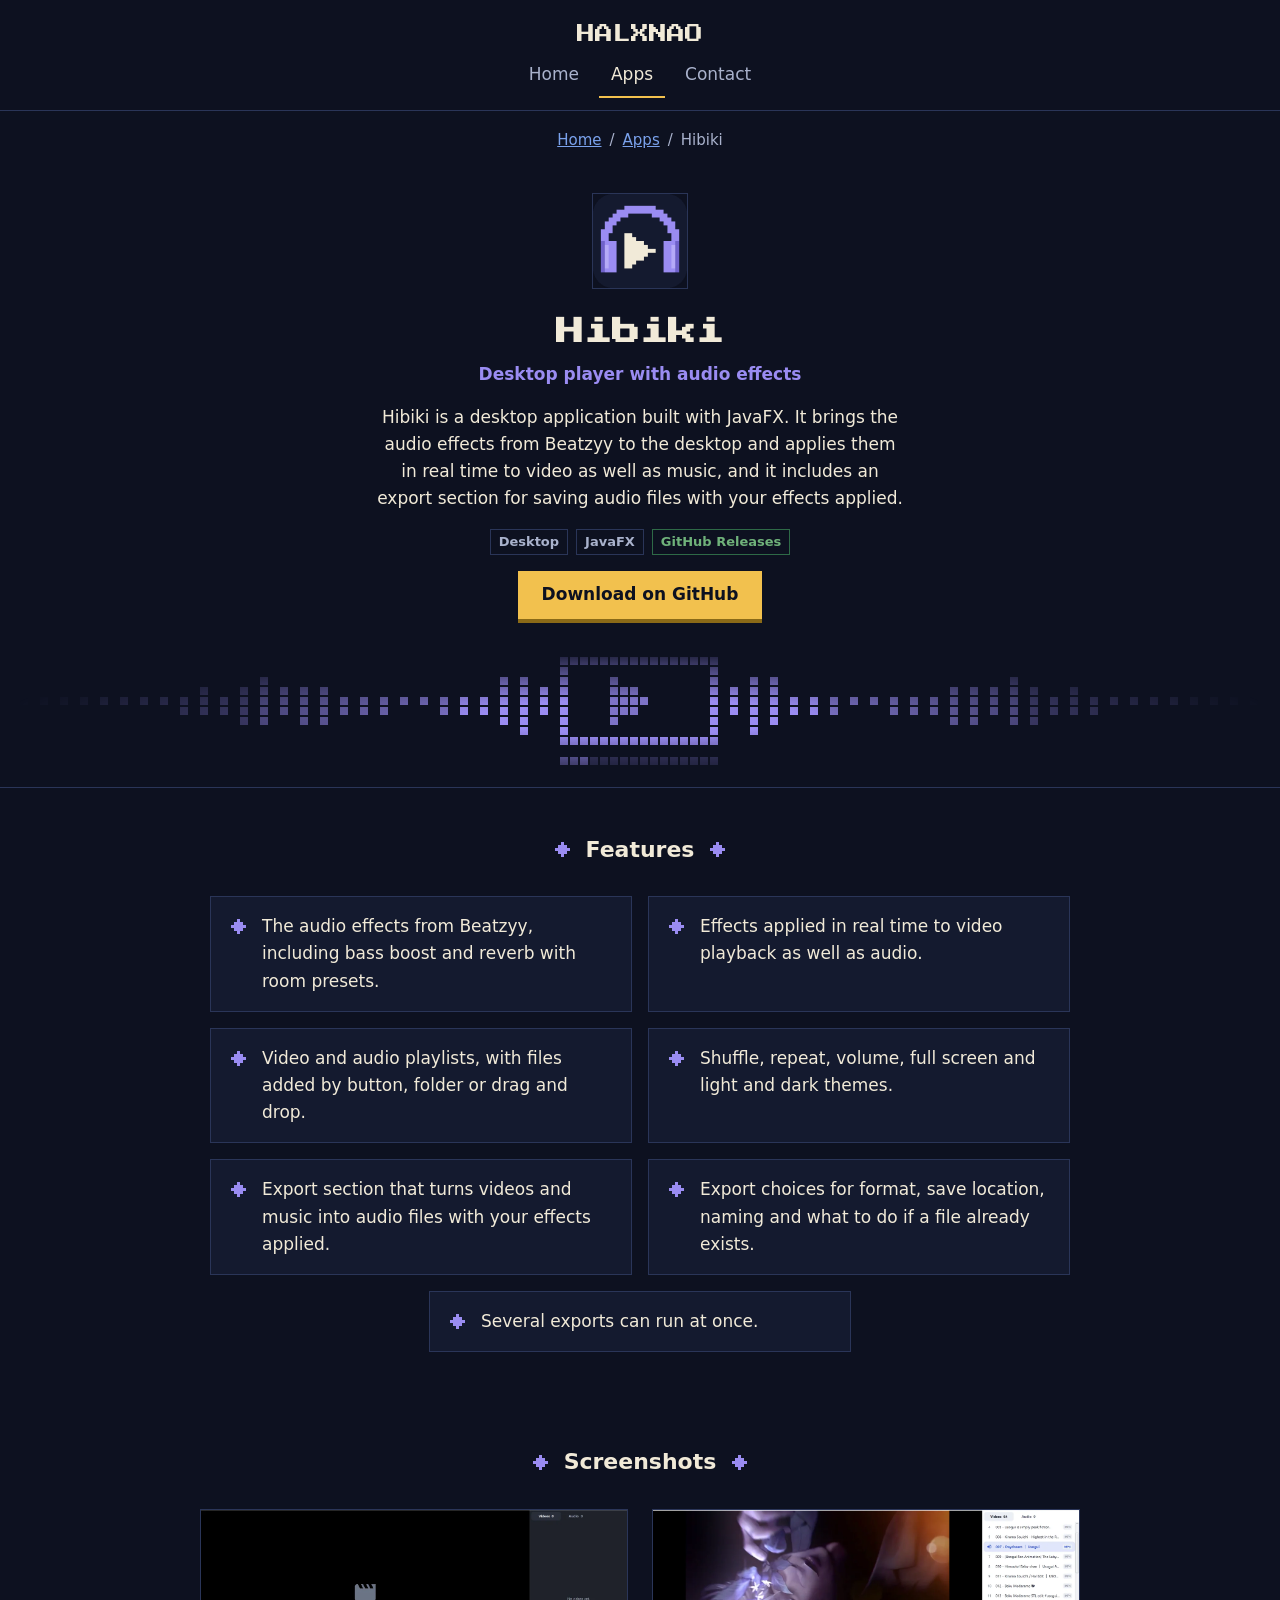
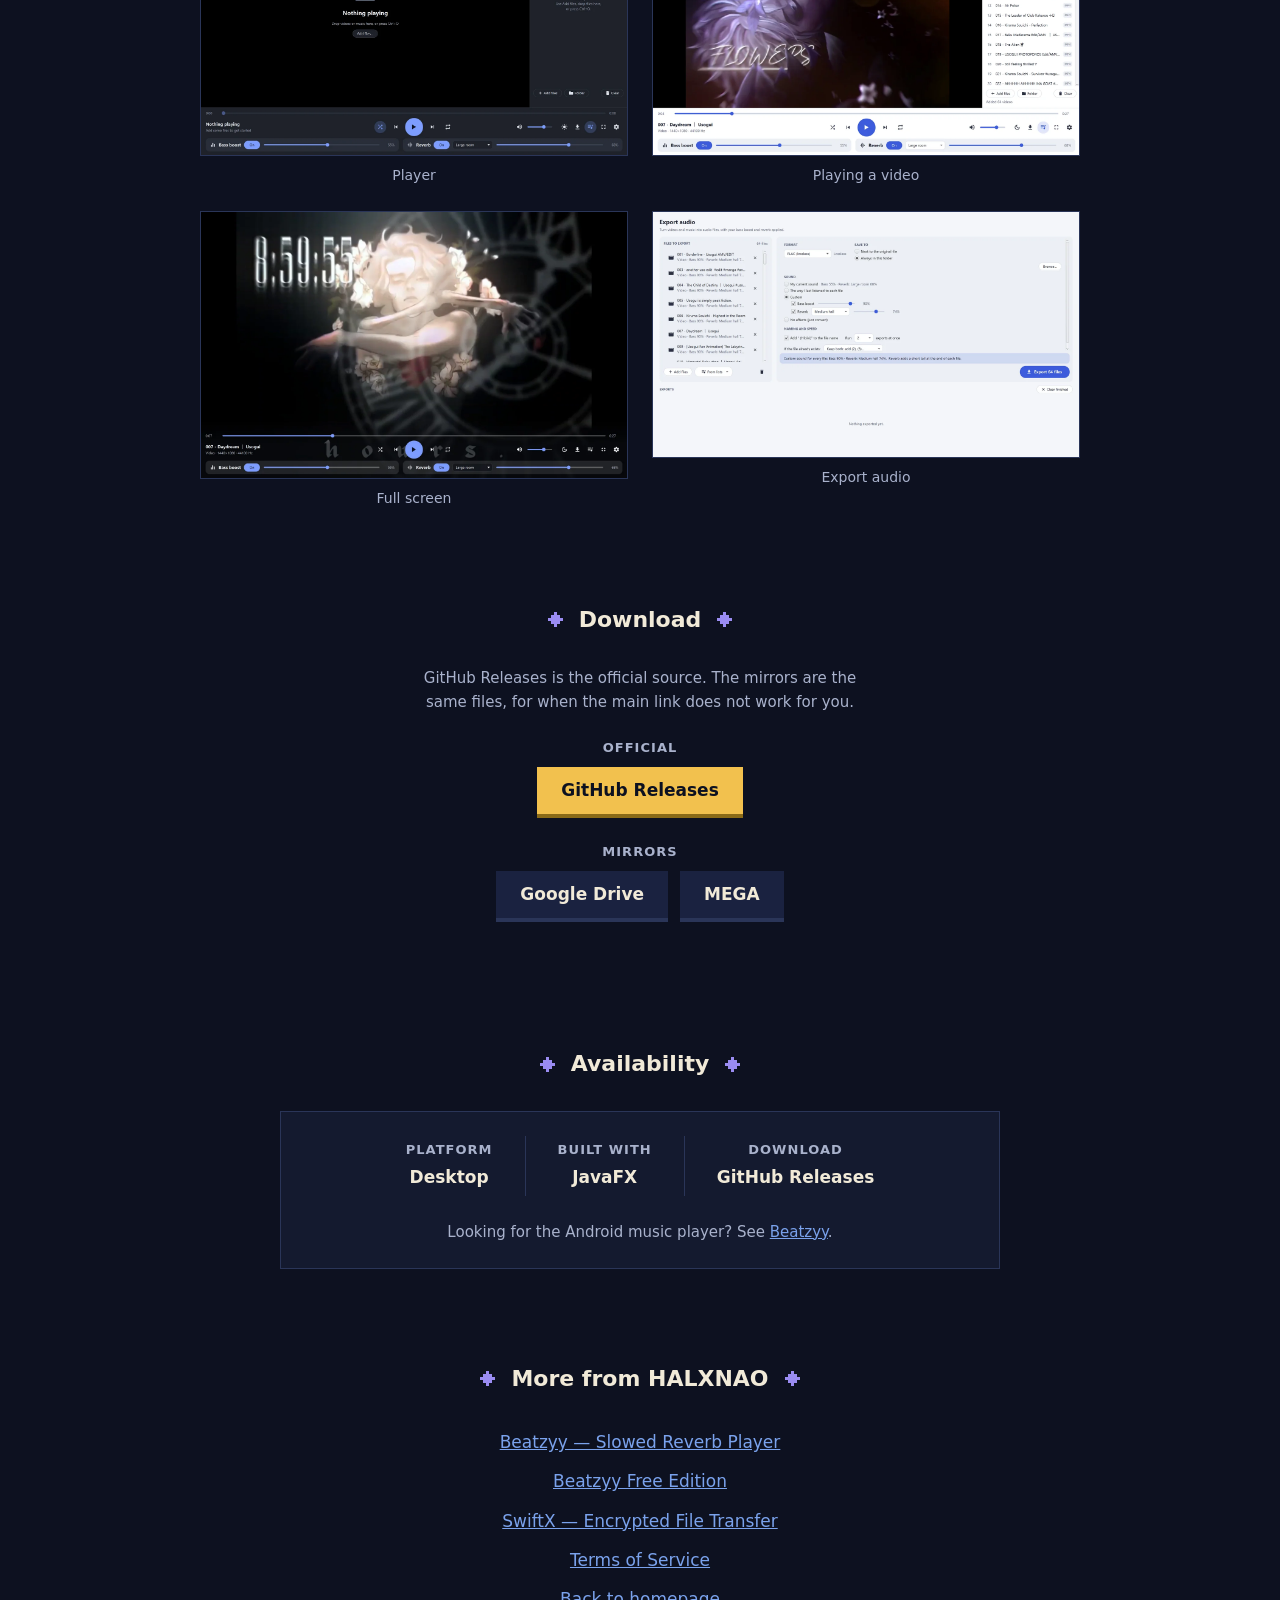
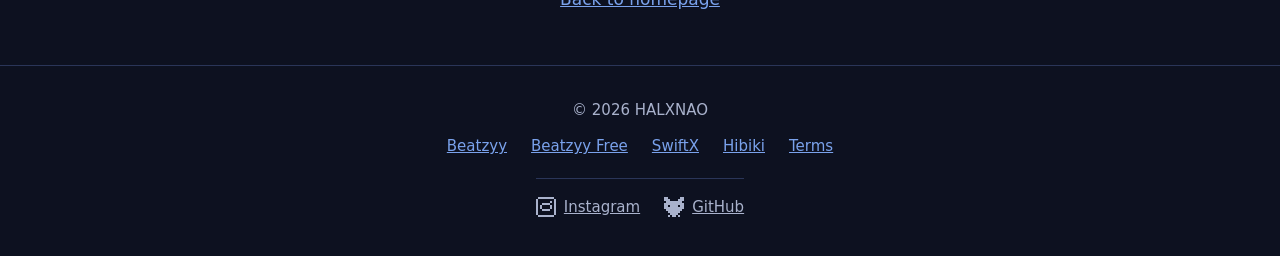
<file: apps/hibiki.html>
<!DOCTYPE html>
<html lang="en">
<head>
  <meta charset="utf-8">
  <meta name="viewport" content="width=device-width, initial-scale=1">
  <title>Hibiki — Desktop Player with Audio Effects | HALXNAO</title>
  <meta name="description" content="Hibiki is a desktop app built with JavaFX. It applies audio effects in real time to video and music and includes an audio export section.">
  <!-- Pages inside /apps use ../ to reach the shared folders -->
  <link rel="icon" href="../favicon.svg" type="image/svg+xml">
  <link rel="icon" href="../favicon-32.png" type="image/png" sizes="32x32">
  <link rel="apple-touch-icon" href="../apple-touch-icon.png">
  <link rel="stylesheet" href="../css/style.css">
  <link rel="stylesheet" href="../css/pages.css">
  <script src="../js/main.js" defer></script>
  <script src="../js/pixels.js" defer></script>
</head>
<body class="theme-hibiki">
  <a class="skip-link" href="#main">Skip to content</a>

  <header class="site-header">
    <div class="container header-inner">
      <a class="wordmark" href="../index.html">HALXNAO</a>
      <button class="nav-toggle" type="button" aria-expanded="false" aria-controls="site-nav">Menu</button>
      <nav class="site-nav" id="site-nav" aria-label="Main">
        <ul class="nav-list">
          <li><a href="../index.html">Home</a></li>
          <li><a href="../index.html#apps" aria-current="page">Apps</a></li>
          <li><a href="../index.html#contact">Contact</a></li>
        </ul>
      </nav>
    </div>
  </header>

  <main id="main">

    <section class="app-hero">
      <div class="container">
        <nav class="breadcrumb" aria-label="Breadcrumb">
          <ol>
            <li><a href="../index.html">Home</a></li>
            <li><a href="../index.html#apps">Apps</a></li>
            <li aria-current="page">Hibiki</li>
          </ol>
        </nav>

        <div class="app-intro">
          <img class="app-icon" src="../images/hibiki/icon.png" width="96" height="96" alt="Hibiki app icon: headphones around a play button">
          <h1>Hibiki</h1>
          <p class="app-tagline">Desktop player with audio effects</p>
          <p>Hibiki is a desktop application built with JavaFX. It brings the audio effects from Beatzyy to the desktop and applies them in real time to video as well as music, and it includes an export section for saving audio files with your effects applied.</p>
          <ul class="label-row">
            <li class="label">Desktop</li>
            <li class="label">JavaFX</li>
            <li class="label label-free">GitHub Releases</li>
          </ul>
          <a class="btn" href="https://github.com/halxnao/hibiki-releases" rel="noopener">Download on GitHub</a>
        </div>
      </div>
      <!-- Decorative pixel animation, faded into the page by a CSS mask -->
      <canvas class="pixels band tone-violet" data-mode="player" data-cell="10" aria-hidden="true"></canvas>
    </section>

    <div class="container">

      <section class="section" aria-labelledby="features-title">
        <h2 class="section-title" id="features-title">Features</h2>
        <ul class="feature-list">
          <li>The audio effects from Beatzyy, including bass boost and reverb with room presets.</li>
          <li>Effects applied in real time to video playback as well as audio.</li>
          <li>Video and audio playlists, with files added by button, folder or drag and drop.</li>
          <li>Shuffle, repeat, volume, full screen and light and dark themes.</li>
          <li>Export section that turns videos and music into audio files with your effects applied.</li>
          <li>Export choices for format, save location, naming and what to do if a file already exists.</li>
          <li>Several exports can run at once.</li>
        </ul>
      </section>

      <section class="section" aria-labelledby="shots-title">
        <h2 class="section-title" id="shots-title">Screenshots</h2>
        <!-- The two screenshots that show a video carry a credit that appears, as a link, in the full-size viewer (data-credit / data-credit-url). -->
        <ul class="shot-grid shot-grid-wide">
          <li><figure class="shot"><img src="../images/hibiki/player.webp" width="1400" height="805" loading="lazy" alt="Hibiki player in the dark theme with an empty video area reading Nothing playing, a Videos and Audio list on the right, playback controls and Bass boost and Reverb controls along the bottom"><figcaption>Player</figcaption></figure></li>
          <li><figure class="shot" data-credit="Video by Kav (@Kavlomakaronas)" data-credit-url="https://youtu.be/wt6y2DV8eoI"><img src="../images/hibiki/playing.webp" width="1400" height="807" loading="lazy" alt="Hibiki playing a video in the light theme, with the playlist of 64 videos on the right, playback controls and the Bass boost and Reverb controls along the bottom"><figcaption>Playing a video</figcaption></figure></li>
          <li><figure class="shot" data-credit="Video by Kav (@Kavlomakaronas)" data-credit-url="https://youtu.be/wt6y2DV8eoI"><img src="../images/hibiki/fullscreen.webp" width="1400" height="876" loading="lazy" alt="Hibiki playing a video in full screen with the playback controls and the Bass boost and Reverb controls over the picture"><figcaption>Full screen</figcaption></figure></li>
          <li><figure class="shot"><img src="../images/hibiki/export.webp" width="1400" height="808" loading="lazy" alt="Hibiki Export audio screen with a list of files to export, format and save location options, sound choices with bass boost and reverb sliders, naming options and an Export button"><figcaption>Export audio</figcaption></figure></li>
        </ul>
      </section>

      <section class="section" aria-labelledby="dl-title">
        <h2 class="section-title" id="dl-title">Download</h2>
        <div class="dl-block">
          <p class="small-note" style="margin:0 0 24px">GitHub Releases is the official source. The mirrors are the same files, for when the main link does not work for you.</p>
          <div class="dl-group">
            <p class="dl-label">Official</p>
            <p class="dl-main-row"><a class="btn dl" href="https://github.com/halxnao/hibiki-releases" rel="noopener">GitHub Releases</a></p>
            <p class="dl-label">Mirrors</p>
            <ul class="dl-mirrors">
              <li><a class="btn dl btn-secondary" href="https://drive.google.com/drive/folders/1nKsW_7nchqcojbEJsDxeE3xpWfJOCDyU?usp=sharing" rel="noopener">Google Drive</a></li>
              <li><a class="btn dl btn-secondary" href="https://mega.nz/folder/z15WGJZK#GvVScHm9vOXDoKWWG_NLuw" rel="noopener">MEGA</a></li>
            </ul>
          </div>
        </div>
      </section>
      <section class="section" aria-labelledby="avail-title">
        <h2 class="section-title" id="avail-title">Availability</h2>
        <div class="panel">
          <dl class="facts">
            <div><dt>Platform</dt><dd>Desktop</dd></div>
            <div><dt>Built with</dt><dd>JavaFX</dd></div>
            <div><dt>Download</dt><dd>GitHub Releases</dd></div>
          </dl>
          <p class="small-note">Looking for the Android music player? See <a href="beatzyy.html">Beatzyy</a>.</p>
        </div>
      </section>

      <section class="section" aria-labelledby="more-title">
        <h2 class="section-title" id="more-title">More from HALXNAO</h2>
        <ul class="link-list">
          <li><a href="beatzyy.html">Beatzyy &mdash; Slowed Reverb Player</a></li>
          <li><a href="beatzyy-free.html">Beatzyy Free Edition</a></li>
          <li><a href="swiftx.html">SwiftX &mdash; Encrypted File Transfer</a></li>
          <li><a href="../terms/hibiki.html">Terms of Service</a></li>
          <li><a href="../index.html">Back to homepage</a></li>
        </ul>
      </section>
    </div>

  </main>

  <footer class="site-footer">
    <div class="container footer-inner">
      <p>&copy; <span id="year">2026</span> HALXNAO</p>
      <ul class="footer-links">
        <li><a href="beatzyy.html">Beatzyy</a></li>
        <li><a href="beatzyy-free.html">Beatzyy Free</a></li>
        <li><a href="swiftx.html">SwiftX</a></li>
        <li><a href="hibiki.html">Hibiki</a></li>
        <li><a href="../terms/index.html">Terms</a></li>
      </ul>
      <!-- TODO: paste your YouTube and LinkedIn URLs in place of YOUR_YOUTUBE_LINK / YOUR_LINKEDIN_LINK. Until then those two are hidden automatically. -->
      <ul class="footer-social" aria-label="HALXNAO on the web">
        <li><a class="s-youtube" href="https://YOUR_YOUTUBE_LINK" rel="noopener me">YouTube</a></li>
        <li><a class="s-instagram" href="https://www.instagram.com/halxnao/" rel="noopener me">Instagram</a></li>
        <li><a class="s-github" href="https://github.com/halxnao" rel="noopener me">GitHub</a></li>
        <li><a class="s-linkedin" href="https://YOUR_LINKEDIN_LINK" rel="noopener me">LinkedIn</a></li>
      </ul>
    </div>
  </footer>
</body>
</html>
</file>
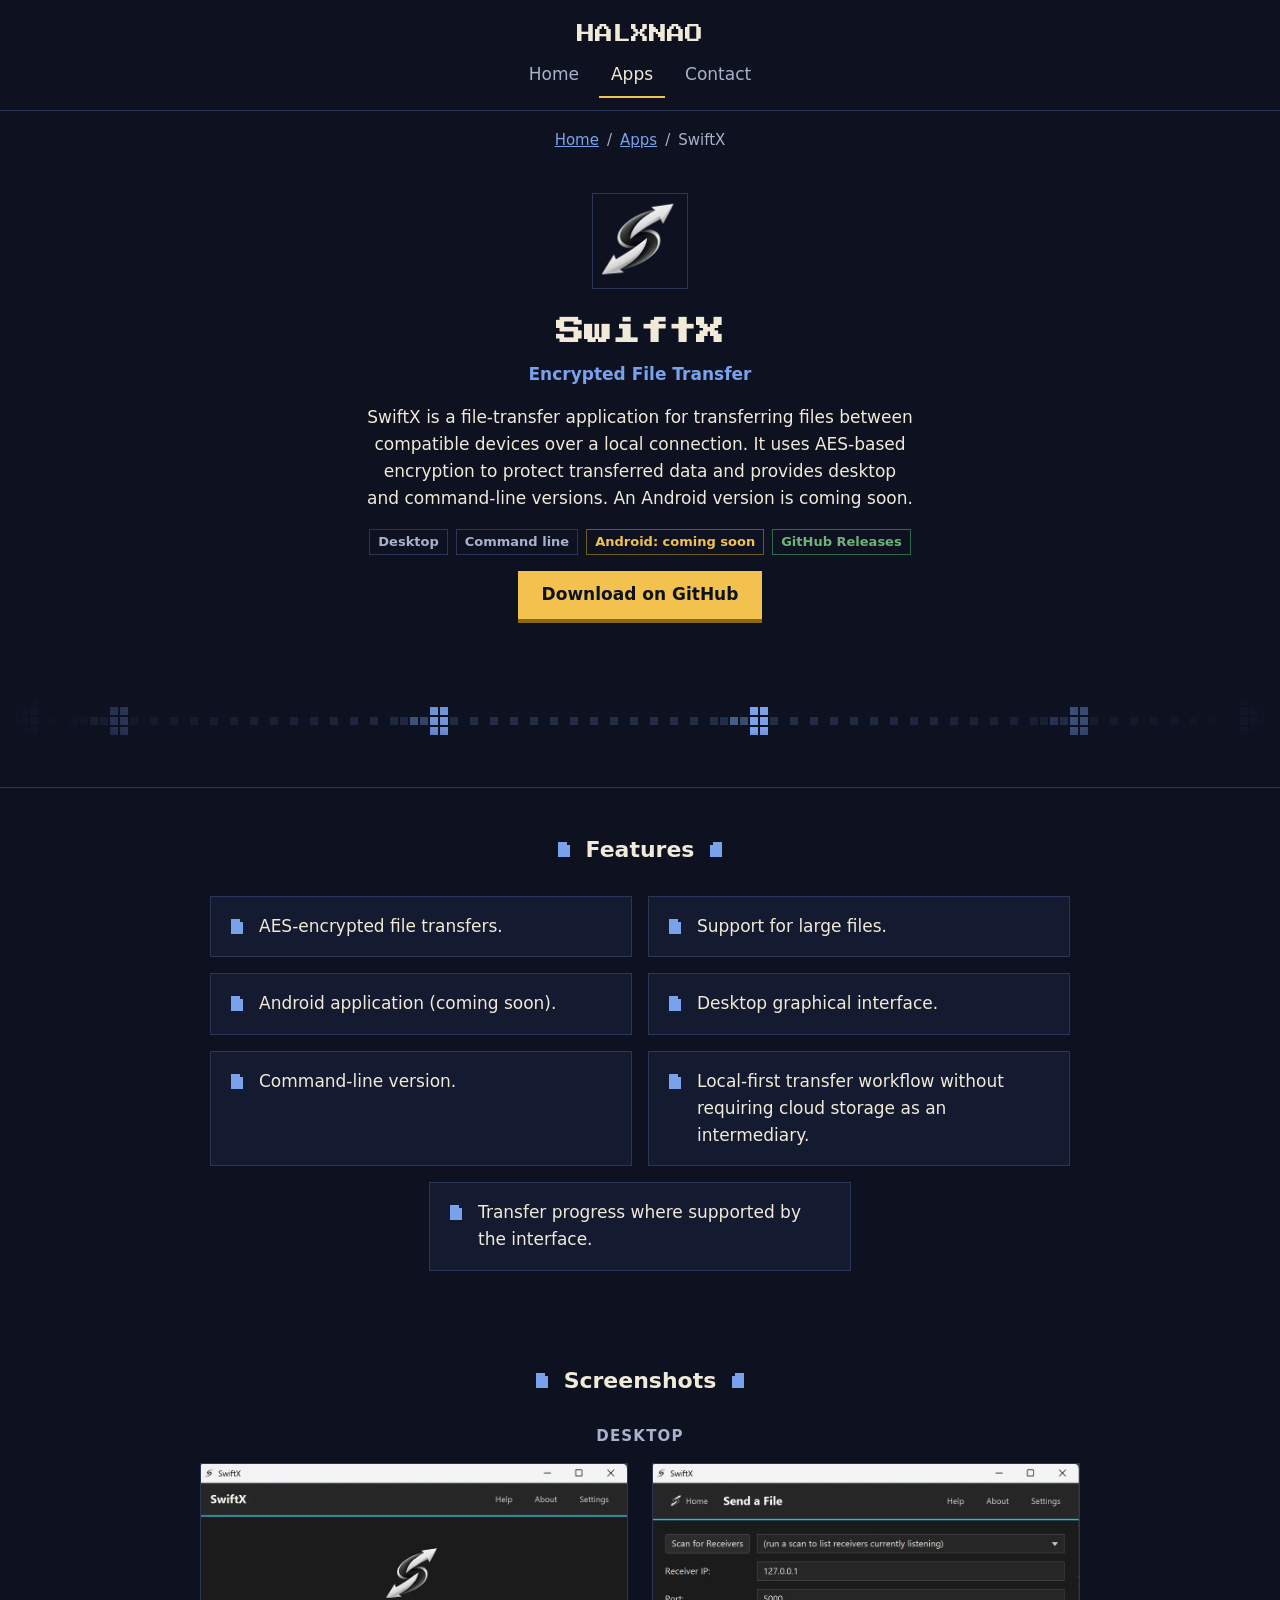
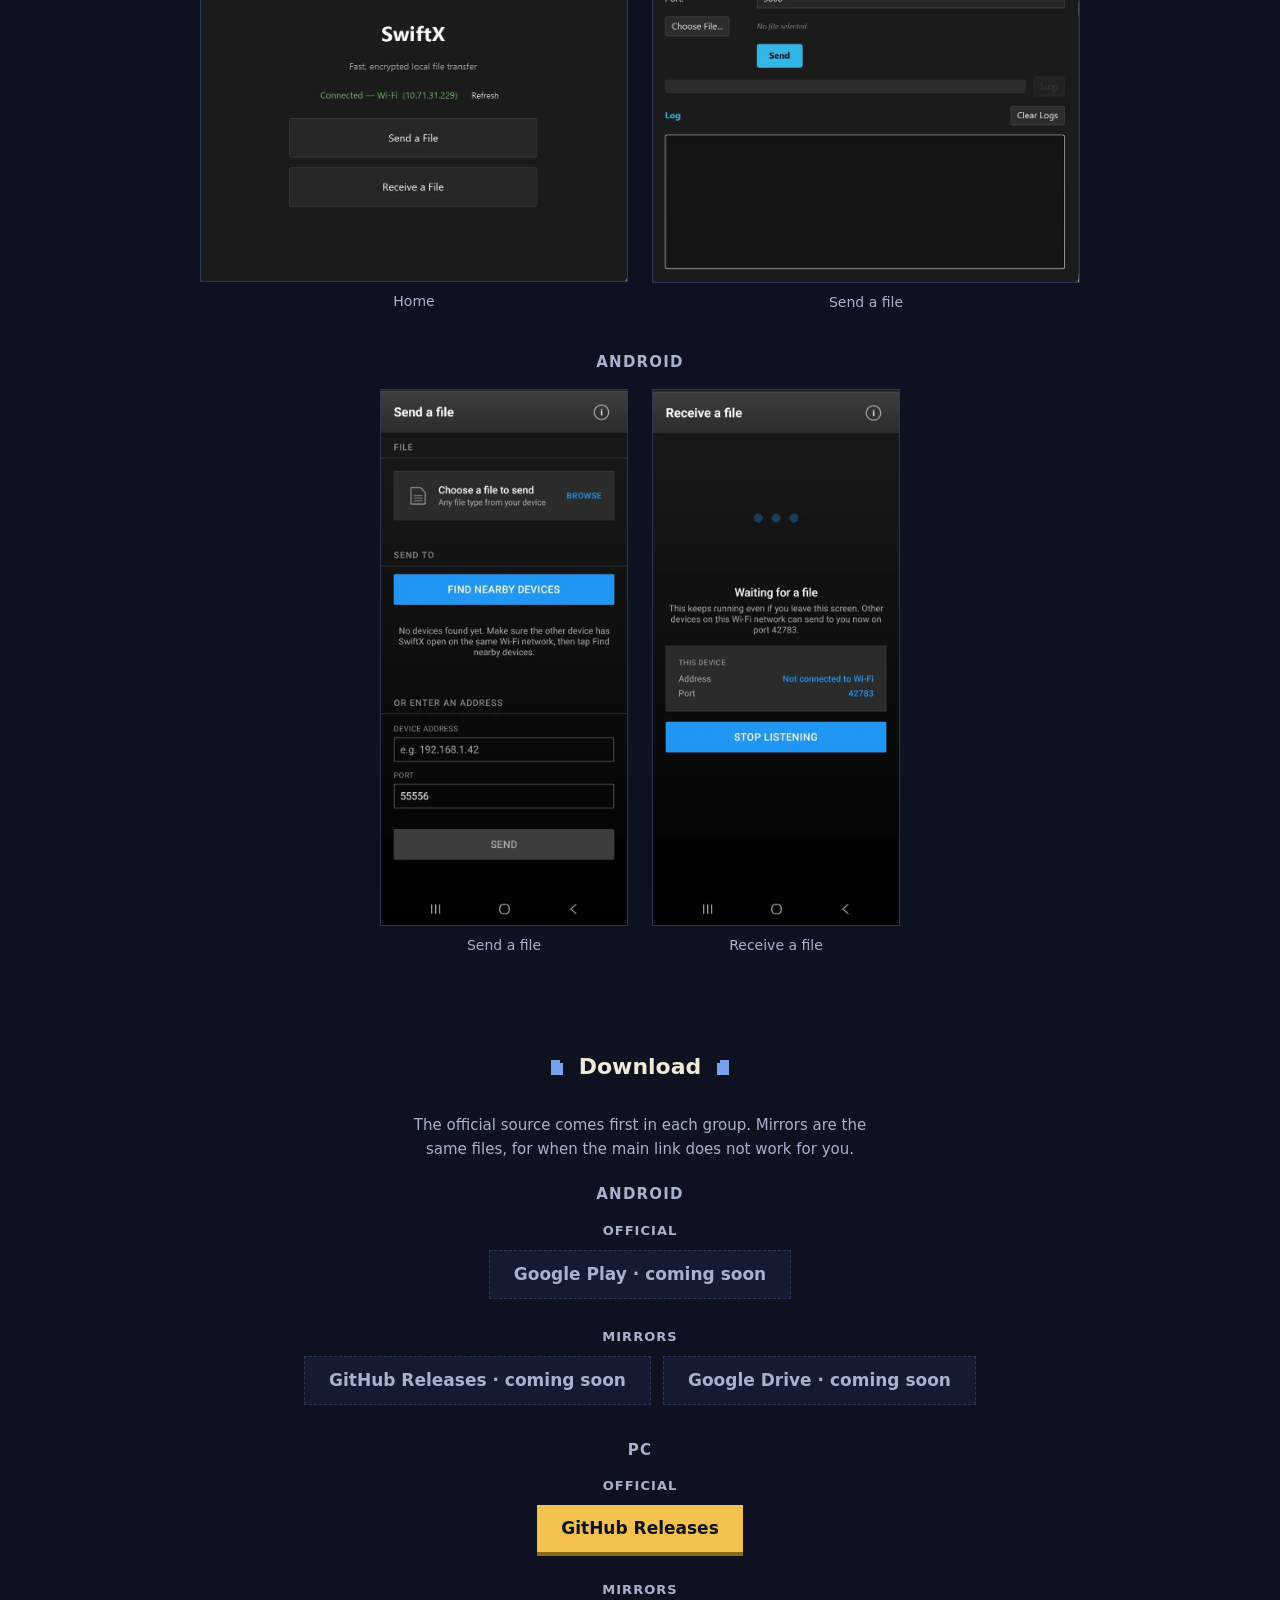
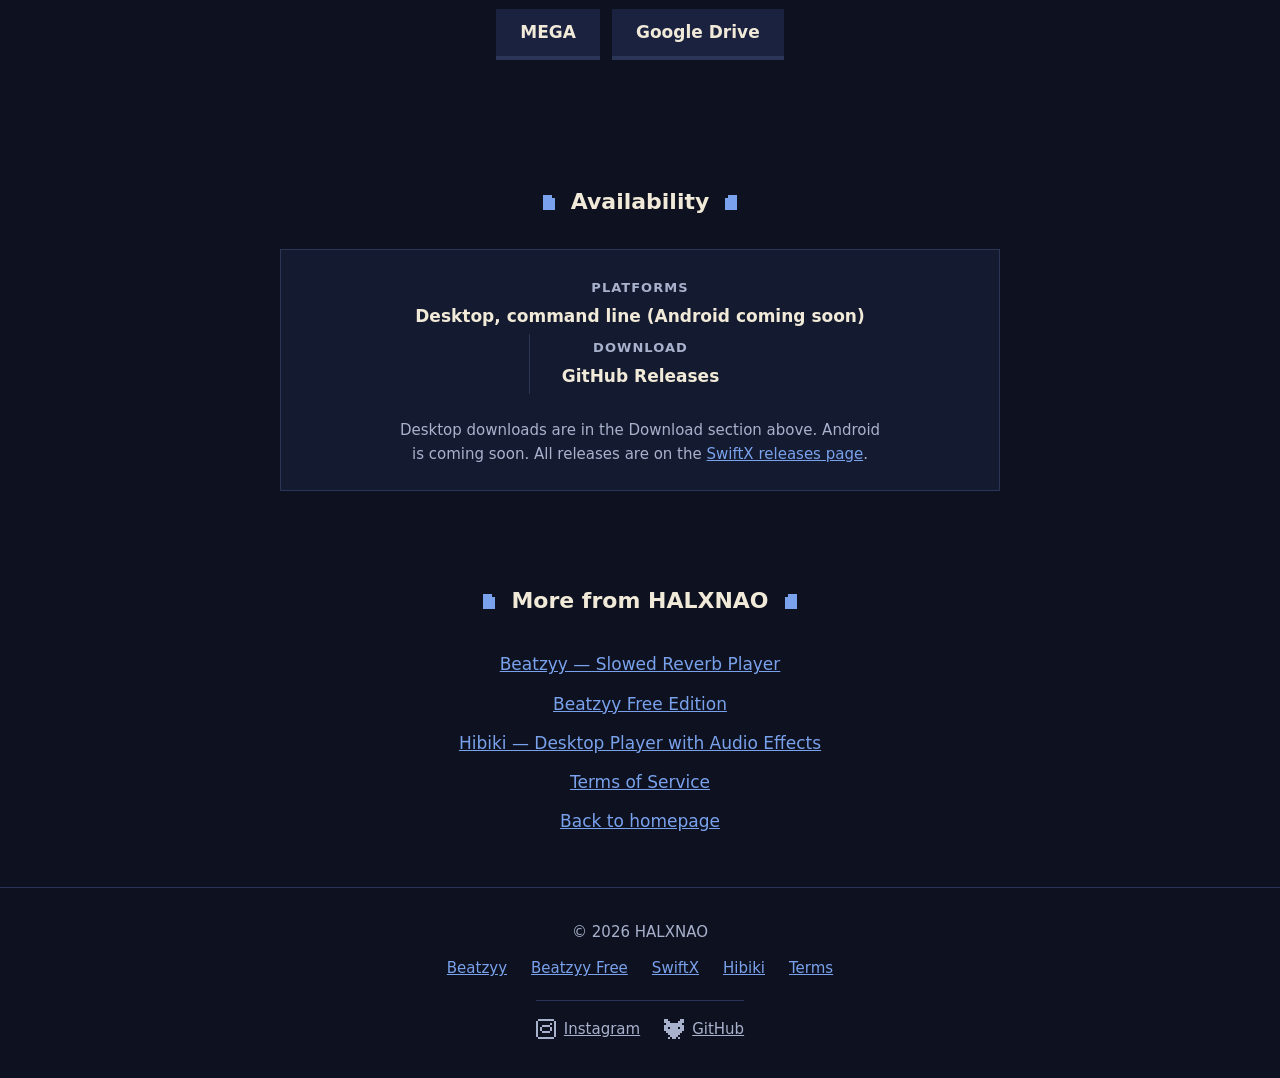
<file: apps/swiftx.html>
<!DOCTYPE html>
<html lang="en">
<head>
  <meta charset="utf-8">
  <meta name="viewport" content="width=device-width, initial-scale=1">
  <title>SwiftX — Encrypted File Transfer | HALXNAO</title>
  <meta name="description" content="SwiftX is a file-transfer application for transferring files between compatible devices over a local connection, with AES-based encryption. Desktop and command-line versions, with Android coming soon.">
  <!-- Pages inside /apps use ../ to reach the shared folders -->
  <link rel="icon" href="../favicon.svg" type="image/svg+xml">
  <link rel="icon" href="../favicon-32.png" type="image/png" sizes="32x32">
  <link rel="apple-touch-icon" href="../apple-touch-icon.png">
  <link rel="stylesheet" href="../css/style.css">
  <link rel="stylesheet" href="../css/pages.css">
  <script src="../js/main.js" defer></script>
  <script src="../js/pixels.js" defer></script>
</head>
<body class="theme-swiftx">
  <a class="skip-link" href="#main">Skip to content</a>

  <header class="site-header">
    <div class="container header-inner">
      <a class="wordmark" href="../index.html">HALXNAO</a>
      <button class="nav-toggle" type="button" aria-expanded="false" aria-controls="site-nav">Menu</button>
      <nav class="site-nav" id="site-nav" aria-label="Main">
        <ul class="nav-list">
          <li><a href="../index.html">Home</a></li>
          <li><a href="../index.html#apps" aria-current="page">Apps</a></li>
          <li><a href="../index.html#contact">Contact</a></li>
        </ul>
      </nav>
    </div>
  </header>

  <main id="main">

    <section class="app-hero">
      <div class="container">
        <nav class="breadcrumb" aria-label="Breadcrumb">
          <ol>
            <li><a href="../index.html">Home</a></li>
            <li><a href="../index.html#apps">Apps</a></li>
            <li aria-current="page">SwiftX</li>
          </ol>
        </nav>

        <div class="app-intro">
          <img class="app-icon" src="../images/swiftx/icon.png" width="96" height="96" alt="SwiftX app icon: two curved arrows forming an S">
          <h1>SwiftX</h1>
          <p class="app-tagline">Encrypted File Transfer</p>
          <p>SwiftX is a file-transfer application for transferring files between compatible devices over a local connection. It uses AES-based encryption to protect transferred data and provides desktop and command-line versions. An Android version is coming soon.</p>
          <ul class="label-row">
              <li class="label">Desktop</li>
              <li class="label">Command line</li>
              <li class="label label-soon">Android: coming soon</li>
              <li class="label label-free">GitHub Releases</li>
          </ul>
            <a class="btn" href="https://github.com/halxnao/swiftx-releases" rel="noopener">Download on GitHub</a>
        </div>
      </div>
      <!-- Decorative pixel animation, faded into the page by a CSS mask -->
      <canvas class="pixels band tone-blue" data-mode="transfer" data-cell="10" aria-hidden="true"></canvas>
    </section>

    <div class="container">

      <section class="section" aria-labelledby="features-title">
        <h2 class="section-title" id="features-title">Features</h2>
        <ul class="feature-list">
          <li>AES-encrypted file transfers.</li>
          <li>Support for large files.</li>
          <li>Android application (coming soon).</li>
          <li>Desktop graphical interface.</li>
          <li>Command-line version.</li>
          <li>Local-first transfer workflow without requiring cloud storage as an intermediary.</li>
          <li>Transfer progress where supported by the interface.</li>
        </ul>
      </section>

      <section class="section" aria-labelledby="shots-title">
        <h2 class="section-title" id="shots-title">Screenshots</h2>
        <h3 class="shot-group">Desktop</h3>
        <ul class="shot-grid shot-grid-wide">
            <li><figure class="shot"><img src="../images/swiftx/desktop-home.webp" width="960" height="941" loading="lazy" alt="SwiftX desktop home screen with Send a File and Receive a File buttons and the current Wi-Fi connection shown"><figcaption>Home</figcaption></figure></li>
            <li><figure class="shot"><img src="../images/swiftx/desktop-send.webp" width="960" height="943" loading="lazy" alt="SwiftX desktop Send a File screen with receiver scan, IP address and port fields, file chooser, Send button and a log"><figcaption>Send a file</figcaption></figure></li>
        </ul>
        <h3 class="shot-group">Android</h3>
        <ul class="shot-grid shot-grid-phone">
            <li><figure class="shot"><img src="../images/swiftx/android-send.webp" width="600" height="1304" loading="lazy" alt="SwiftX Android Send a file screen with a file picker, a Find nearby devices button and device address and port fields"><figcaption>Send a file</figcaption></figure></li>
            <li><figure class="shot"><img src="../images/swiftx/android-receive.webp" width="600" height="1306" loading="lazy" alt="SwiftX Android Receive a file screen showing that the app is waiting for a file, with this device's address and port and a Stop listening button"><figcaption>Receive a file</figcaption></figure></li>
        </ul>
      </section>

      <!-- TODO: replace every https://YOUR_..._LINK below with the real link. Until you do, the button shows as "Coming soon".
           To switch one off again, add the word data-soon to the <a>. -->
      <section class="section" aria-labelledby="dl-title">
        <h2 class="section-title" id="dl-title">Download</h2>
        <div class="dl-block">
          <p class="small-note" style="margin:0 0 24px">The official source comes first in each group. Mirrors are the same files, for when the main link does not work for you.</p>
          <h3 class="shot-group">Android</h3>
          <div class="dl-group">
            <p class="dl-label">Official</p>
            <p class="dl-main-row"><a class="btn dl" href="https://YOUR_SWIFTX_PLAY_LINK" rel="noopener" data-soon>Google Play</a></p>
            <p class="dl-label">Mirrors</p>
            <ul class="dl-mirrors">
              <li><a class="btn dl btn-secondary" href="https://YOUR_SWIFTX_ANDROID_GITHUB_LINK" rel="noopener">GitHub Releases</a></li>
              <li><a class="btn dl btn-secondary" href="https://YOUR_SWIFTX_ANDROID_DRIVE_LINK" rel="noopener">Google Drive</a></li>
            </ul>
          </div>
          <h3 class="shot-group">PC</h3>
          <div class="dl-group">
            <p class="dl-label">Official</p>
            <p class="dl-main-row"><a class="btn dl" href="https://github.com/halxnao/swiftx-releases" rel="noopener">GitHub Releases</a></p>
            <p class="dl-label">Mirrors</p>
            <ul class="dl-mirrors">
              <li><a class="btn dl btn-secondary" href="https://mega.nz/folder/qlgVybzC#wDP-XTk7fAKhxVh8cDYQ7Q" rel="noopener">MEGA</a></li>
              <li><a class="btn dl btn-secondary" href="https://drive.google.com/drive/folders/19Yns7MJKhc8eNZu1898RKxCslXSc5dNV?usp=sharing" rel="noopener">Google Drive</a></li>
            </ul>
          </div>
        </div>
      </section>
      <section class="section" aria-labelledby="avail-title">
        <h2 class="section-title" id="avail-title">Availability</h2>
        <div class="panel">
          <dl class="facts">
            <div><dt>Platforms</dt><dd>Desktop, command line (Android coming soon)</dd></div>
            <div><dt>Download</dt><dd>GitHub Releases</dd></div>
          </dl>
          <p class="small-note">Desktop downloads are in the Download section above. Android is coming soon. All releases are on the <a href="https://github.com/halxnao/swiftx-releases" rel="noopener">SwiftX releases page</a>.</p>
        </div>
      </section>

      <section class="section" aria-labelledby="more-title">
        <h2 class="section-title" id="more-title">More from HALXNAO</h2>
        <ul class="link-list">
          <li><a href="beatzyy.html">Beatzyy &mdash; Slowed Reverb Player</a></li>
          <li><a href="beatzyy-free.html">Beatzyy Free Edition</a></li>
          <li><a href="hibiki.html">Hibiki &mdash; Desktop Player with Audio Effects</a></li>
          <li><a href="../terms/swiftx.html">Terms of Service</a></li>
          <li><a href="../index.html">Back to homepage</a></li>
        </ul>
      </section>
    </div>

  </main>

  <footer class="site-footer">
    <div class="container footer-inner">
      <p>&copy; <span id="year">2026</span> HALXNAO</p>
      <ul class="footer-links">
        <li><a href="beatzyy.html">Beatzyy</a></li>
        <li><a href="beatzyy-free.html">Beatzyy Free</a></li>
        <li><a href="swiftx.html">SwiftX</a></li>
        <li><a href="hibiki.html">Hibiki</a></li>
        <li><a href="../terms/index.html">Terms</a></li>
      </ul>
      <!-- TODO: paste your YouTube and LinkedIn URLs in place of YOUR_YOUTUBE_LINK / YOUR_LINKEDIN_LINK. Until then those two are hidden automatically. -->
      <ul class="footer-social" aria-label="HALXNAO on the web">
        <li><a class="s-youtube" href="https://YOUR_YOUTUBE_LINK" rel="noopener me">YouTube</a></li>
        <li><a class="s-instagram" href="https://www.instagram.com/halxnao/" rel="noopener me">Instagram</a></li>
        <li><a class="s-github" href="https://github.com/halxnao" rel="noopener me">GitHub</a></li>
        <li><a class="s-linkedin" href="https://YOUR_LINKEDIN_LINK" rel="noopener me">LinkedIn</a></li>
      </ul>
    </div>
  </footer>
</body>
</html>
</file>
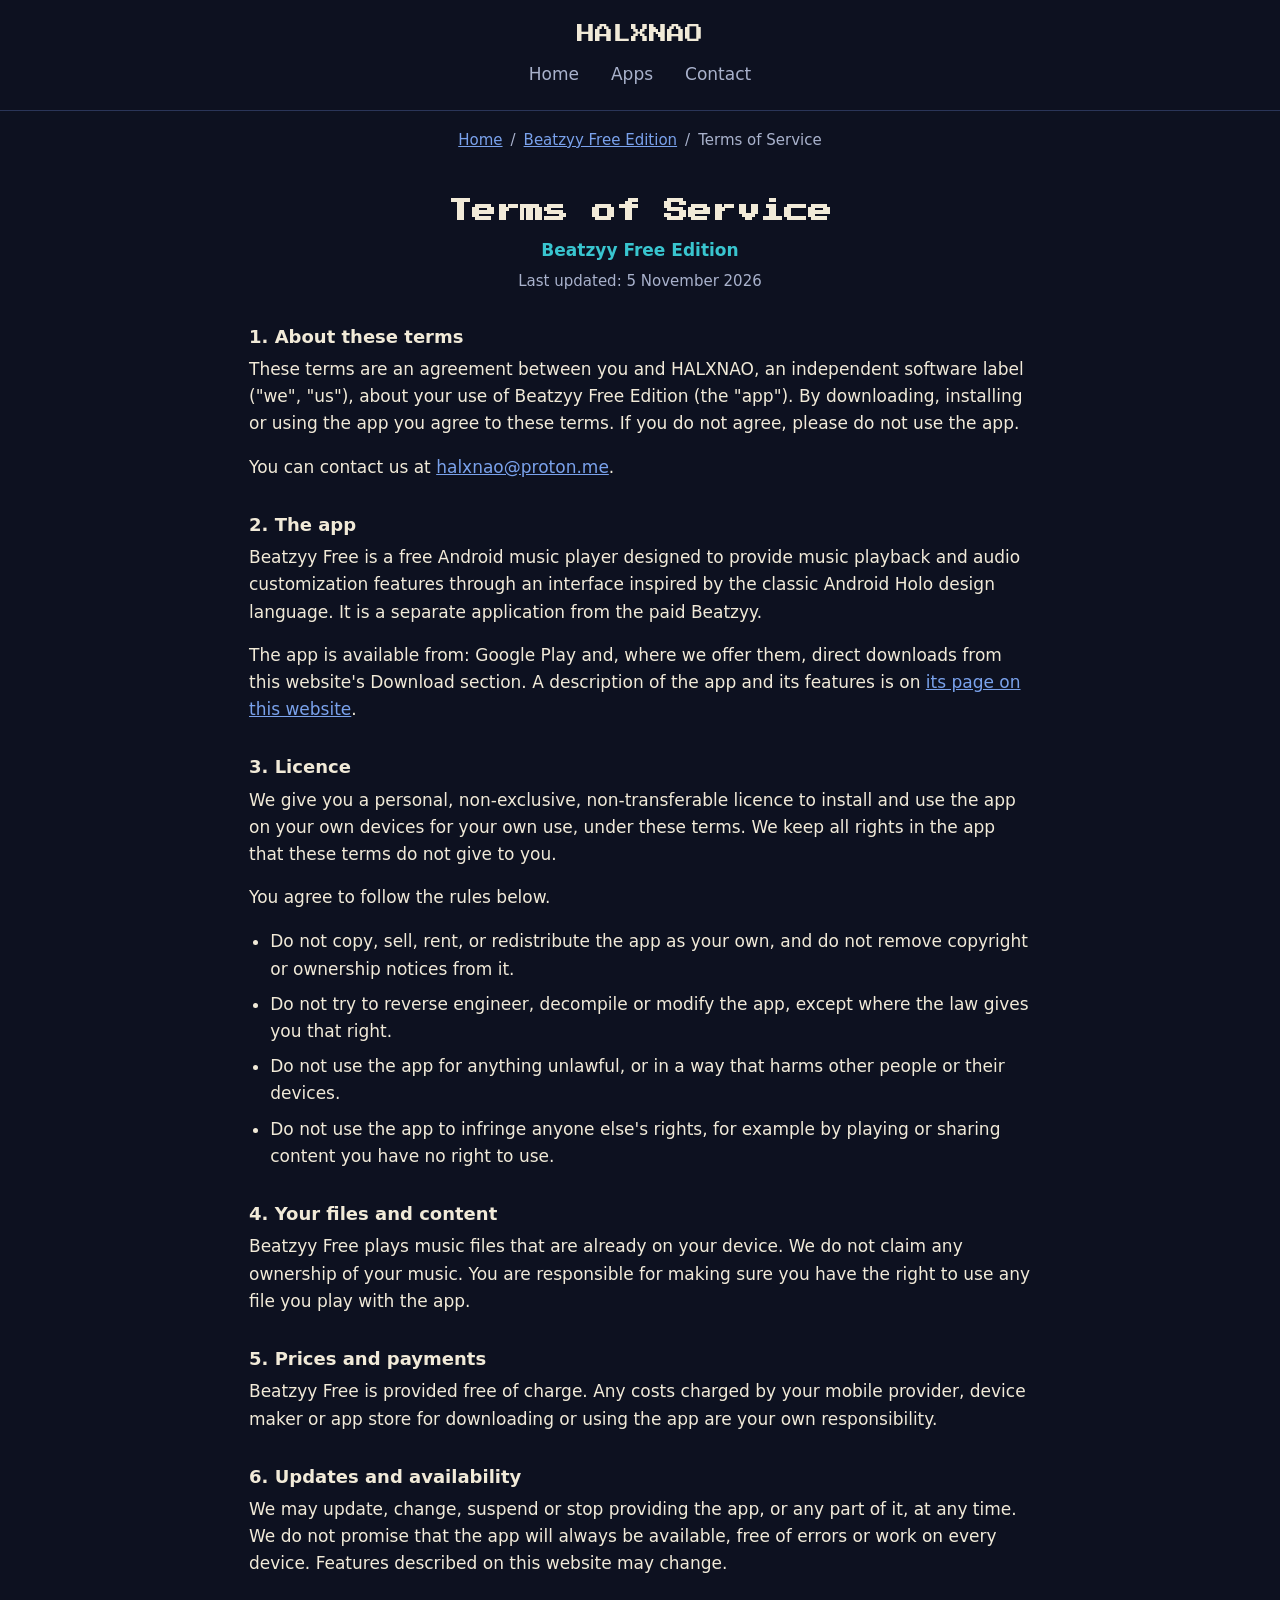
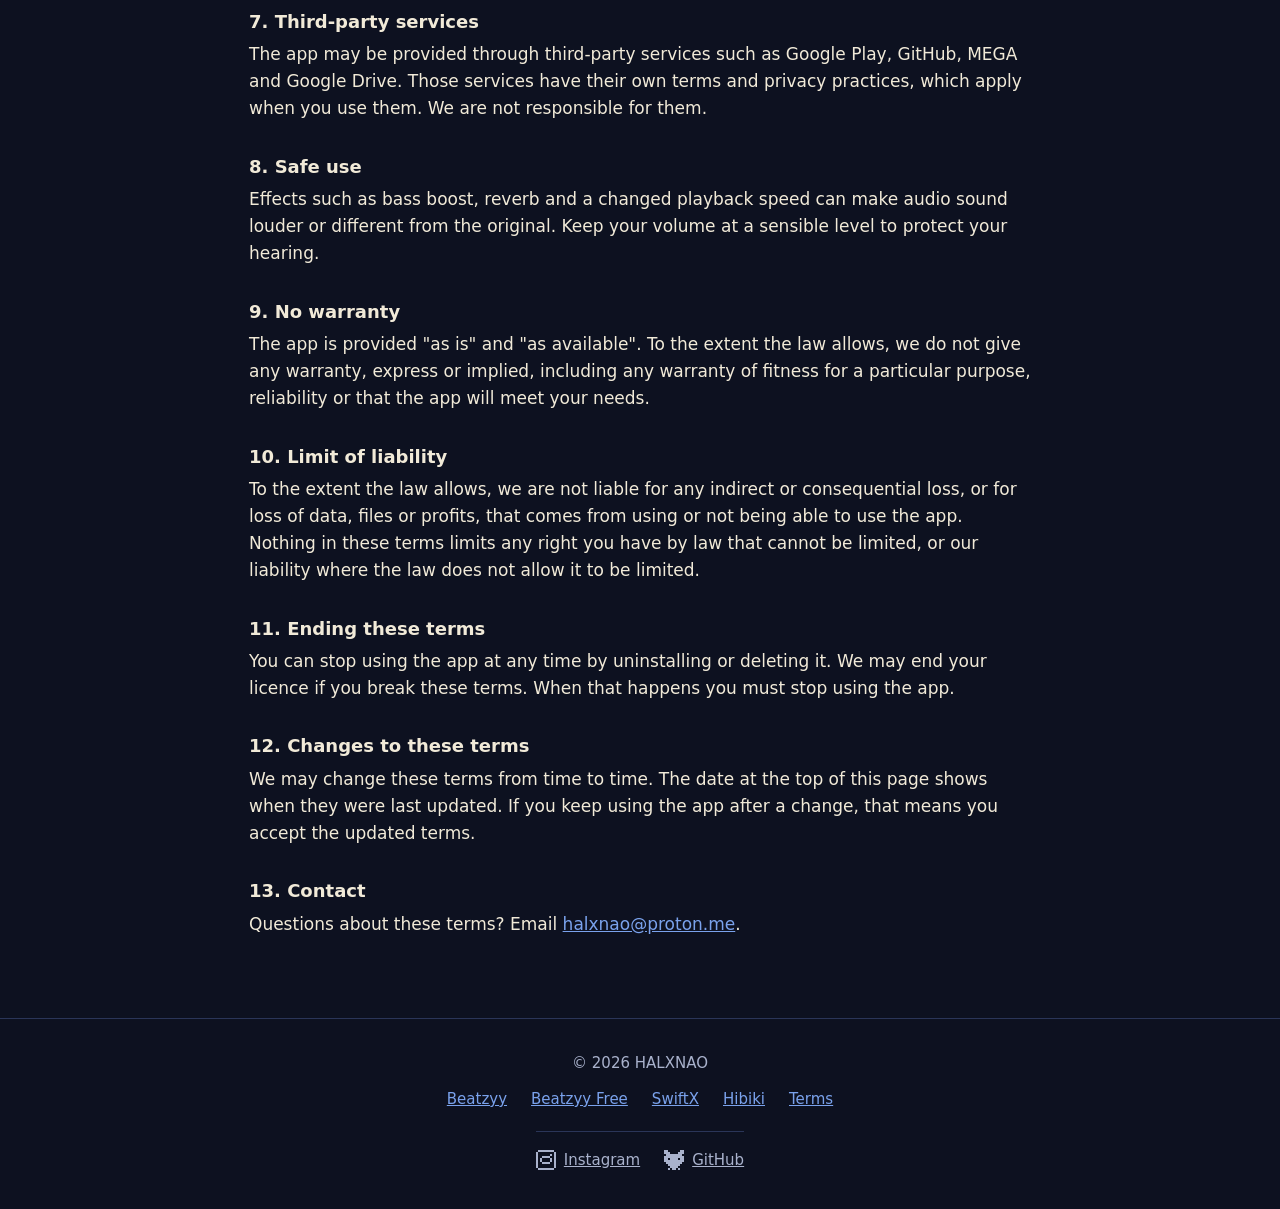
<file: terms/beatzyy-free.html>
<!DOCTYPE html>
<html lang="en">
<head>
  <meta charset="utf-8">
  <meta name="viewport" content="width=device-width, initial-scale=1">
  <title>Terms of Service — Beatzyy Free Edition | HALXNAO</title>
  <meta name="description" content="Terms of Service for Beatzyy Free Edition by HALXNAO.">
  <!-- Pages inside /terms use ../ to reach the shared folders -->
  <link rel="icon" href="../favicon.svg" type="image/svg+xml">
  <link rel="icon" href="../favicon-32.png" type="image/png" sizes="32x32">
  <link rel="apple-touch-icon" href="../apple-touch-icon.png">
  <link rel="stylesheet" href="../css/style.css">
  <link rel="stylesheet" href="../css/pages.css">
  <script src="../js/main.js" defer></script>
</head>
<body class="theme-free">
  <a class="skip-link" href="#main">Skip to content</a>

  <header class="site-header">
    <div class="container header-inner">
      <a class="wordmark" href="../index.html">HALXNAO</a>
      <button class="nav-toggle" type="button" aria-expanded="false" aria-controls="site-nav">Menu</button>
      <nav class="site-nav" id="site-nav" aria-label="Main">
        <ul class="nav-list">
          <li><a href="../index.html">Home</a></li>
          <li><a href="../index.html#apps">Apps</a></li>
          <li><a href="../index.html#contact">Contact</a></li>
        </ul>
      </nav>
    </div>
  </header>

  <main id="main">
    <div class="container">
      <nav class="breadcrumb" aria-label="Breadcrumb">
        <ol>
          <li><a href="../index.html">Home</a></li>
          <li><a href="../apps/beatzyy-free.html">Beatzyy Free Edition</a></li>
          <li aria-current="page">Terms of Service</li>
        </ol>
      </nav>

      <article class="legal">
        <h1>Terms of Service</h1>
        <p class="legal-app">Beatzyy Free Edition</p>
        <p class="legal-date">Last updated: 5 November 2026</p>

        <h2>1. About these terms</h2>
        <p>These terms are an agreement between you and HALXNAO, an independent software label ("we", "us"), about your use of Beatzyy Free Edition (the "app"). By downloading, installing or using the app you agree to these terms. If you do not agree, please do not use the app.</p>
        <p>You can contact us at <a href="mailto:halxnao@proton.me">halxnao@proton.me</a>.</p>

        <h2>2. The app</h2>
        <p>Beatzyy Free is a free Android music player designed to provide music playback and audio customization features through an interface inspired by the classic Android Holo design language. It is a separate application from the paid Beatzyy.</p>
        <p>The app is available from: Google Play and, where we offer them, direct downloads from this website's Download section. A description of the app and its features is on <a href="../apps/beatzyy-free.html">its page on this website</a>.</p>

        <h2>3. Licence</h2>
        <p>We give you a personal, non-exclusive, non-transferable licence to install and use the app on your own devices for your own use, under these terms. We keep all rights in the app that these terms do not give to you.</p>
        <p>You agree to follow the rules below.</p>
        <ul>
          <li>Do not copy, sell, rent, or redistribute the app as your own, and do not remove copyright or ownership notices from it.</li>
          <li>Do not try to reverse engineer, decompile or modify the app, except where the law gives you that right.</li>
          <li>Do not use the app for anything unlawful, or in a way that harms other people or their devices.</li>
          <li>Do not use the app to infringe anyone else's rights, for example by playing or sharing content you have no right to use.</li>
        </ul>

        <h2>4. Your files and content</h2>
        <p>Beatzyy Free plays music files that are already on your device. We do not claim any ownership of your music. You are responsible for making sure you have the right to use any file you play with the app.</p>

        <h2>5. Prices and payments</h2>
        <p>Beatzyy Free is provided free of charge. Any costs charged by your mobile provider, device maker or app store for downloading or using the app are your own responsibility.</p>

        <h2>6. Updates and availability</h2>
        <p>We may update, change, suspend or stop providing the app, or any part of it, at any time. We do not promise that the app will always be available, free of errors or work on every device. Features described on this website may change.</p>

        <h2>7. Third-party services</h2>
        <p>The app may be provided through third-party services such as Google Play, GitHub, MEGA and Google Drive. Those services have their own terms and privacy practices, which apply when you use them. We are not responsible for them.</p>

        <h2>8. Safe use</h2>
        <p>Effects such as bass boost, reverb and a changed playback speed can make audio sound louder or different from the original. Keep your volume at a sensible level to protect your hearing.</p>

        <h2>9. No warranty</h2>
        <p>The app is provided "as is" and "as available". To the extent the law allows, we do not give any warranty, express or implied, including any warranty of fitness for a particular purpose, reliability or that the app will meet your needs.</p>

        <h2>10. Limit of liability</h2>
        <p>To the extent the law allows, we are not liable for any indirect or consequential loss, or for loss of data, files or profits, that comes from using or not being able to use the app. Nothing in these terms limits any right you have by law that cannot be limited, or our liability where the law does not allow it to be limited.</p>

        <h2>11. Ending these terms</h2>
        <p>You can stop using the app at any time by uninstalling or deleting it. We may end your licence if you break these terms. When that happens you must stop using the app.</p>

        <h2>12. Changes to these terms</h2>
        <p>We may change these terms from time to time. The date at the top of this page shows when they were last updated. If you keep using the app after a change, that means you accept the updated terms.</p>

        <h2>13. Contact</h2>
        <p>Questions about these terms? Email <a href="mailto:halxnao@proton.me">halxnao@proton.me</a>.</p>
      </article>
    </div>

  </main>

  <footer class="site-footer">
    <div class="container footer-inner">
      <p>&copy; <span id="year">2026</span> HALXNAO</p>
      <ul class="footer-links">
        <li><a href="../apps/beatzyy.html">Beatzyy</a></li>
        <li><a href="../apps/beatzyy-free.html">Beatzyy Free</a></li>
        <li><a href="../apps/swiftx.html">SwiftX</a></li>
        <li><a href="../apps/hibiki.html">Hibiki</a></li>
        <li><a href="index.html">Terms</a></li>
      </ul>
      <!-- TODO: paste your YouTube and LinkedIn URLs in place of YOUR_YOUTUBE_LINK / YOUR_LINKEDIN_LINK. Until then those two are hidden automatically. -->
      <ul class="footer-social" aria-label="HALXNAO on the web">
        <li><a class="s-youtube" href="https://YOUR_YOUTUBE_LINK" rel="noopener me">YouTube</a></li>
        <li><a class="s-instagram" href="https://www.instagram.com/halxnao/" rel="noopener me">Instagram</a></li>
        <li><a class="s-github" href="https://github.com/halxnao" rel="noopener me">GitHub</a></li>
        <li><a class="s-linkedin" href="https://YOUR_LINKEDIN_LINK" rel="noopener me">LinkedIn</a></li>
      </ul>
    </div>
  </footer>
</body>
</html>
</file>
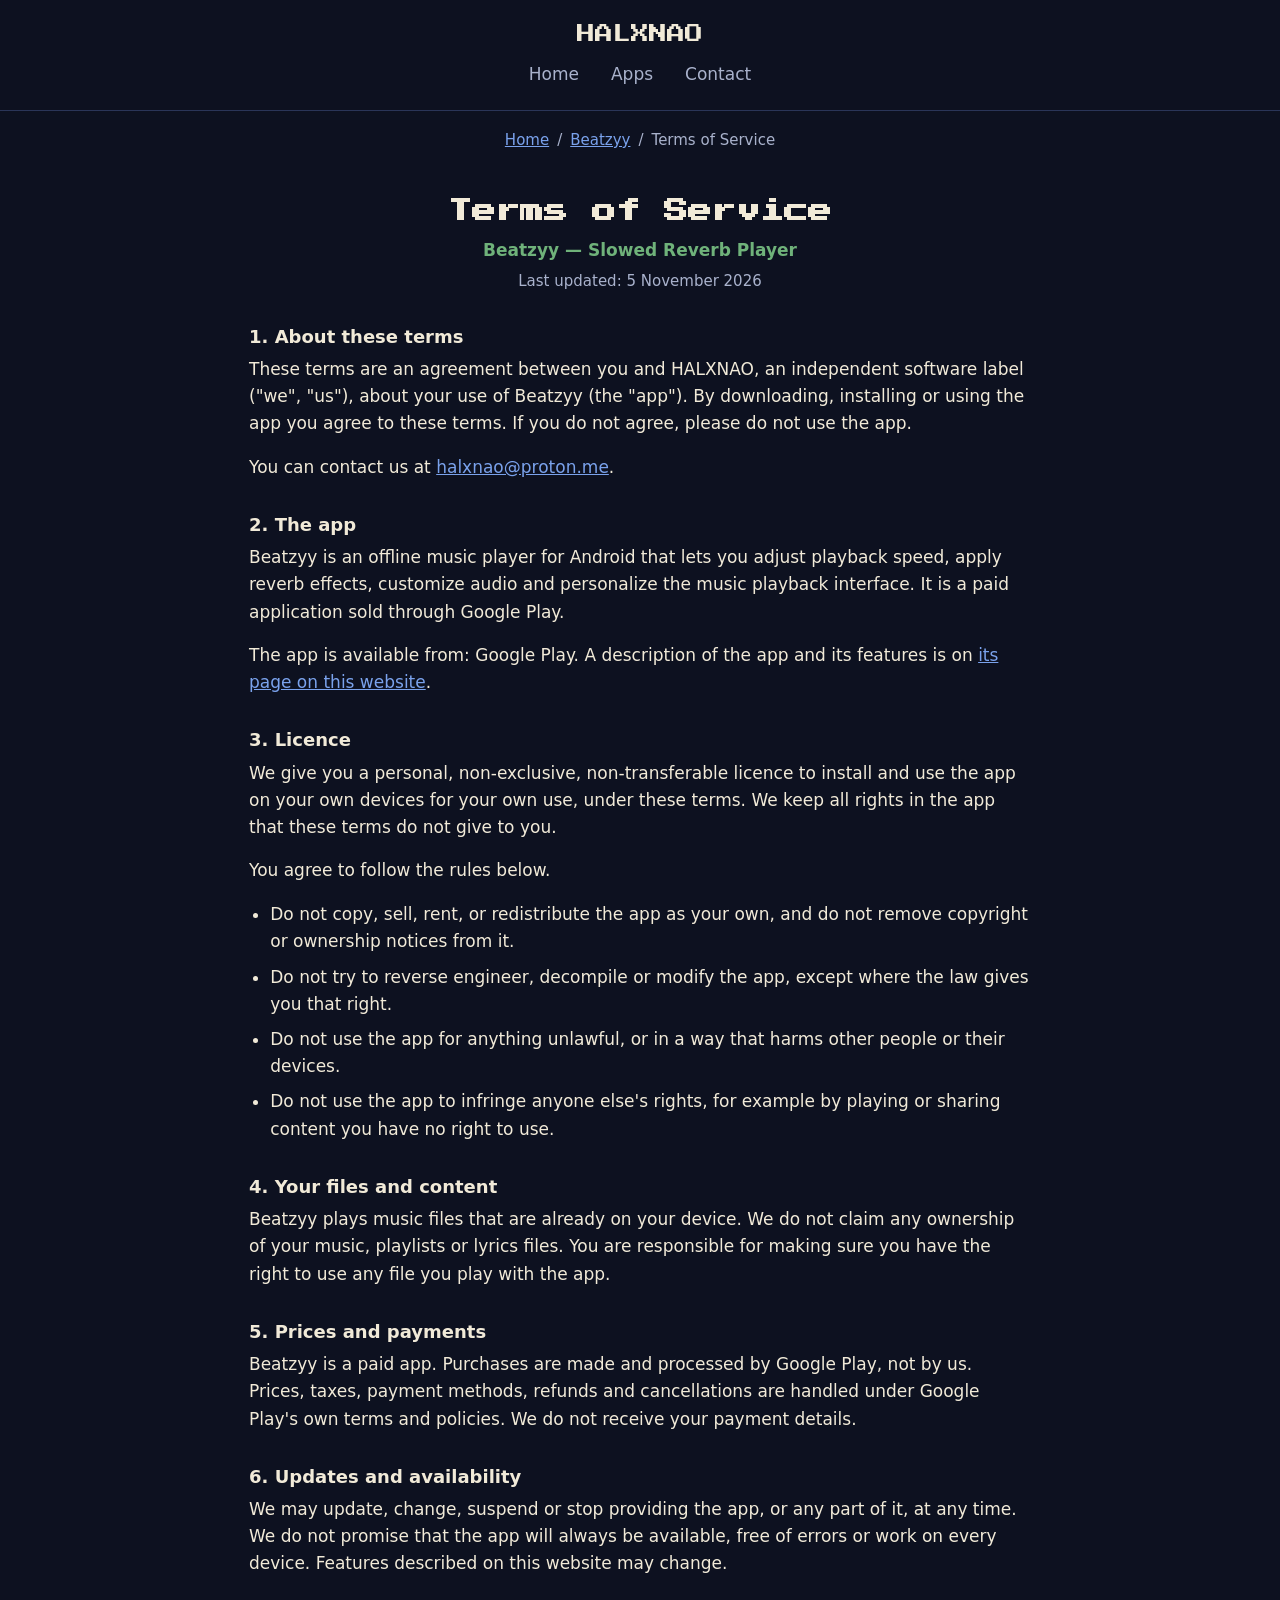
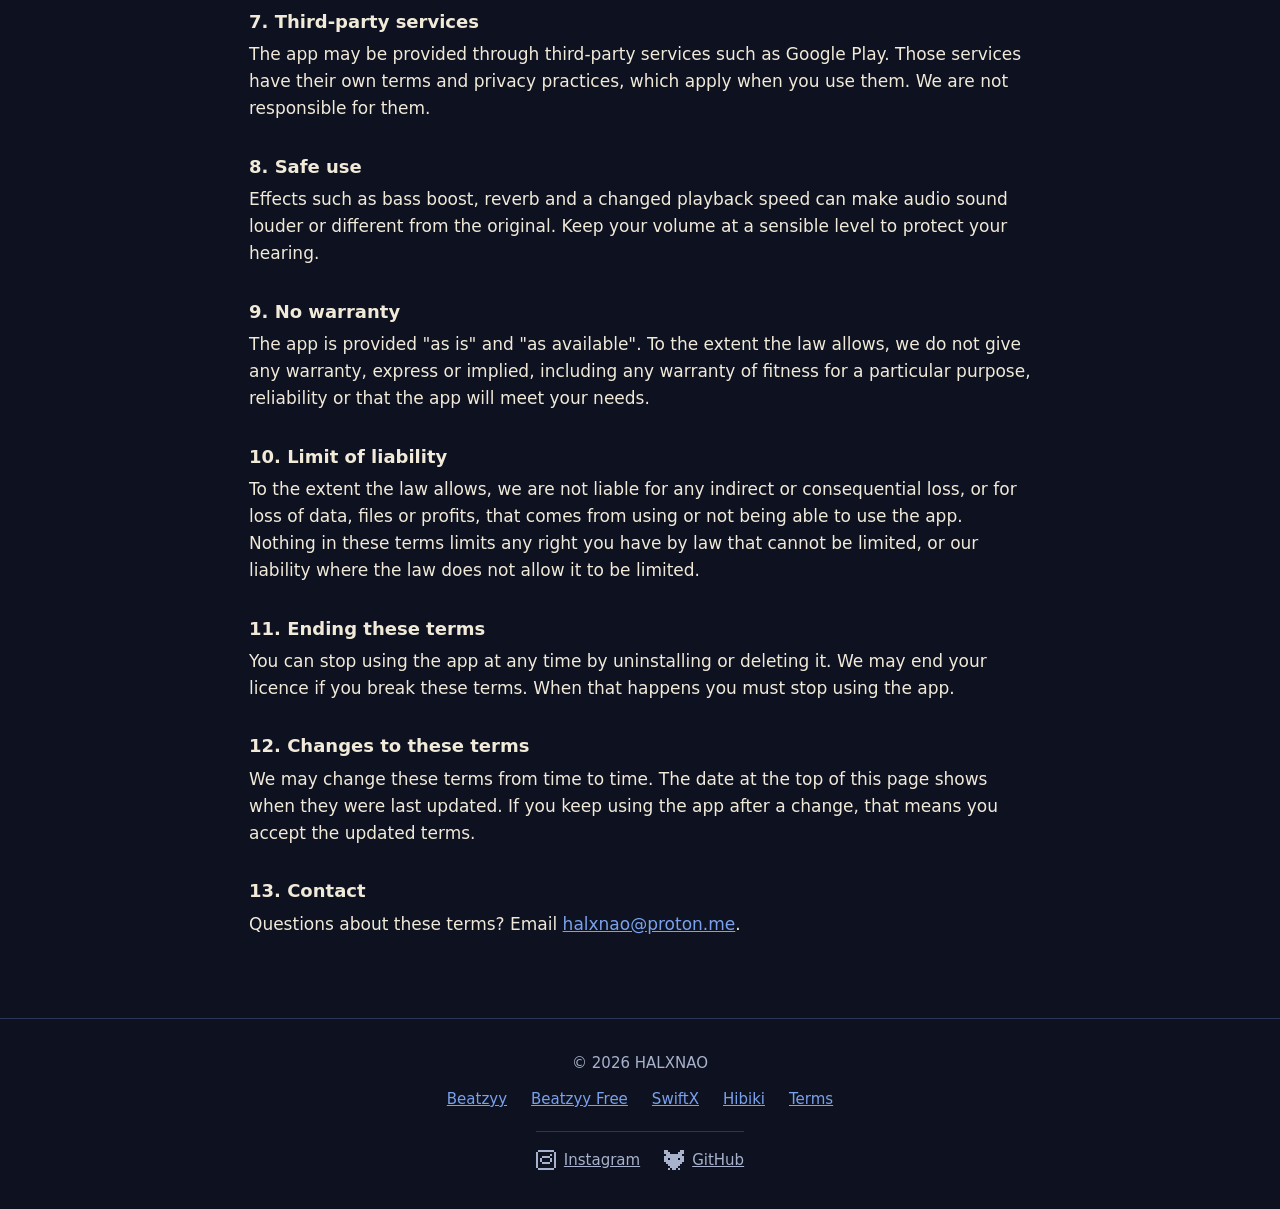
<file: terms/beatzyy.html>
<!DOCTYPE html>
<html lang="en">
<head>
  <meta charset="utf-8">
  <meta name="viewport" content="width=device-width, initial-scale=1">
  <title>Terms of Service — Beatzyy | HALXNAO</title>
  <meta name="description" content="Terms of Service for Beatzyy by HALXNAO.">
  <!-- Pages inside /terms use ../ to reach the shared folders -->
  <link rel="icon" href="../favicon.svg" type="image/svg+xml">
  <link rel="icon" href="../favicon-32.png" type="image/png" sizes="32x32">
  <link rel="apple-touch-icon" href="../apple-touch-icon.png">
  <link rel="stylesheet" href="../css/style.css">
  <link rel="stylesheet" href="../css/pages.css">
  <script src="../js/main.js" defer></script>
</head>
<body class="theme-beatzyy">
  <a class="skip-link" href="#main">Skip to content</a>

  <header class="site-header">
    <div class="container header-inner">
      <a class="wordmark" href="../index.html">HALXNAO</a>
      <button class="nav-toggle" type="button" aria-expanded="false" aria-controls="site-nav">Menu</button>
      <nav class="site-nav" id="site-nav" aria-label="Main">
        <ul class="nav-list">
          <li><a href="../index.html">Home</a></li>
          <li><a href="../index.html#apps">Apps</a></li>
          <li><a href="../index.html#contact">Contact</a></li>
        </ul>
      </nav>
    </div>
  </header>

  <main id="main">
    <div class="container">
      <nav class="breadcrumb" aria-label="Breadcrumb">
        <ol>
          <li><a href="../index.html">Home</a></li>
          <li><a href="../apps/beatzyy.html">Beatzyy</a></li>
          <li aria-current="page">Terms of Service</li>
        </ol>
      </nav>

      <article class="legal">
        <h1>Terms of Service</h1>
        <p class="legal-app">Beatzyy — Slowed Reverb Player</p>
        <p class="legal-date">Last updated: 5 November 2026</p>

        <h2>1. About these terms</h2>
        <p>These terms are an agreement between you and HALXNAO, an independent software label ("we", "us"), about your use of Beatzyy (the "app"). By downloading, installing or using the app you agree to these terms. If you do not agree, please do not use the app.</p>
        <p>You can contact us at <a href="mailto:halxnao@proton.me">halxnao@proton.me</a>.</p>

        <h2>2. The app</h2>
        <p>Beatzyy is an offline music player for Android that lets you adjust playback speed, apply reverb effects, customize audio and personalize the music playback interface. It is a paid application sold through Google Play.</p>
        <p>The app is available from: Google Play. A description of the app and its features is on <a href="../apps/beatzyy.html">its page on this website</a>.</p>

        <h2>3. Licence</h2>
        <p>We give you a personal, non-exclusive, non-transferable licence to install and use the app on your own devices for your own use, under these terms. We keep all rights in the app that these terms do not give to you.</p>
        <p>You agree to follow the rules below.</p>
        <ul>
          <li>Do not copy, sell, rent, or redistribute the app as your own, and do not remove copyright or ownership notices from it.</li>
          <li>Do not try to reverse engineer, decompile or modify the app, except where the law gives you that right.</li>
          <li>Do not use the app for anything unlawful, or in a way that harms other people or their devices.</li>
          <li>Do not use the app to infringe anyone else's rights, for example by playing or sharing content you have no right to use.</li>
        </ul>

        <h2>4. Your files and content</h2>
        <p>Beatzyy plays music files that are already on your device. We do not claim any ownership of your music, playlists or lyrics files. You are responsible for making sure you have the right to use any file you play with the app.</p>

        <h2>5. Prices and payments</h2>
        <p>Beatzyy is a paid app. Purchases are made and processed by Google Play, not by us. Prices, taxes, payment methods, refunds and cancellations are handled under Google Play's own terms and policies. We do not receive your payment details.</p>

        <h2>6. Updates and availability</h2>
        <p>We may update, change, suspend or stop providing the app, or any part of it, at any time. We do not promise that the app will always be available, free of errors or work on every device. Features described on this website may change.</p>

        <h2>7. Third-party services</h2>
        <p>The app may be provided through third-party services such as Google Play. Those services have their own terms and privacy practices, which apply when you use them. We are not responsible for them.</p>

        <h2>8. Safe use</h2>
        <p>Effects such as bass boost, reverb and a changed playback speed can make audio sound louder or different from the original. Keep your volume at a sensible level to protect your hearing.</p>

        <h2>9. No warranty</h2>
        <p>The app is provided "as is" and "as available". To the extent the law allows, we do not give any warranty, express or implied, including any warranty of fitness for a particular purpose, reliability or that the app will meet your needs.</p>

        <h2>10. Limit of liability</h2>
        <p>To the extent the law allows, we are not liable for any indirect or consequential loss, or for loss of data, files or profits, that comes from using or not being able to use the app. Nothing in these terms limits any right you have by law that cannot be limited, or our liability where the law does not allow it to be limited.</p>

        <h2>11. Ending these terms</h2>
        <p>You can stop using the app at any time by uninstalling or deleting it. We may end your licence if you break these terms. When that happens you must stop using the app.</p>

        <h2>12. Changes to these terms</h2>
        <p>We may change these terms from time to time. The date at the top of this page shows when they were last updated. If you keep using the app after a change, that means you accept the updated terms.</p>

        <h2>13. Contact</h2>
        <p>Questions about these terms? Email <a href="mailto:halxnao@proton.me">halxnao@proton.me</a>.</p>
      </article>
    </div>

  </main>

  <footer class="site-footer">
    <div class="container footer-inner">
      <p>&copy; <span id="year">2026</span> HALXNAO</p>
      <ul class="footer-links">
        <li><a href="../apps/beatzyy.html">Beatzyy</a></li>
        <li><a href="../apps/beatzyy-free.html">Beatzyy Free</a></li>
        <li><a href="../apps/swiftx.html">SwiftX</a></li>
        <li><a href="../apps/hibiki.html">Hibiki</a></li>
        <li><a href="index.html">Terms</a></li>
      </ul>
      <!-- TODO: paste your YouTube and LinkedIn URLs in place of YOUR_YOUTUBE_LINK / YOUR_LINKEDIN_LINK. Until then those two are hidden automatically. -->
      <ul class="footer-social" aria-label="HALXNAO on the web">
        <li><a class="s-youtube" href="https://YOUR_YOUTUBE_LINK" rel="noopener me">YouTube</a></li>
        <li><a class="s-instagram" href="https://www.instagram.com/halxnao/" rel="noopener me">Instagram</a></li>
        <li><a class="s-github" href="https://github.com/halxnao" rel="noopener me">GitHub</a></li>
        <li><a class="s-linkedin" href="https://YOUR_LINKEDIN_LINK" rel="noopener me">LinkedIn</a></li>
      </ul>
    </div>
  </footer>
</body>
</html>
</file>
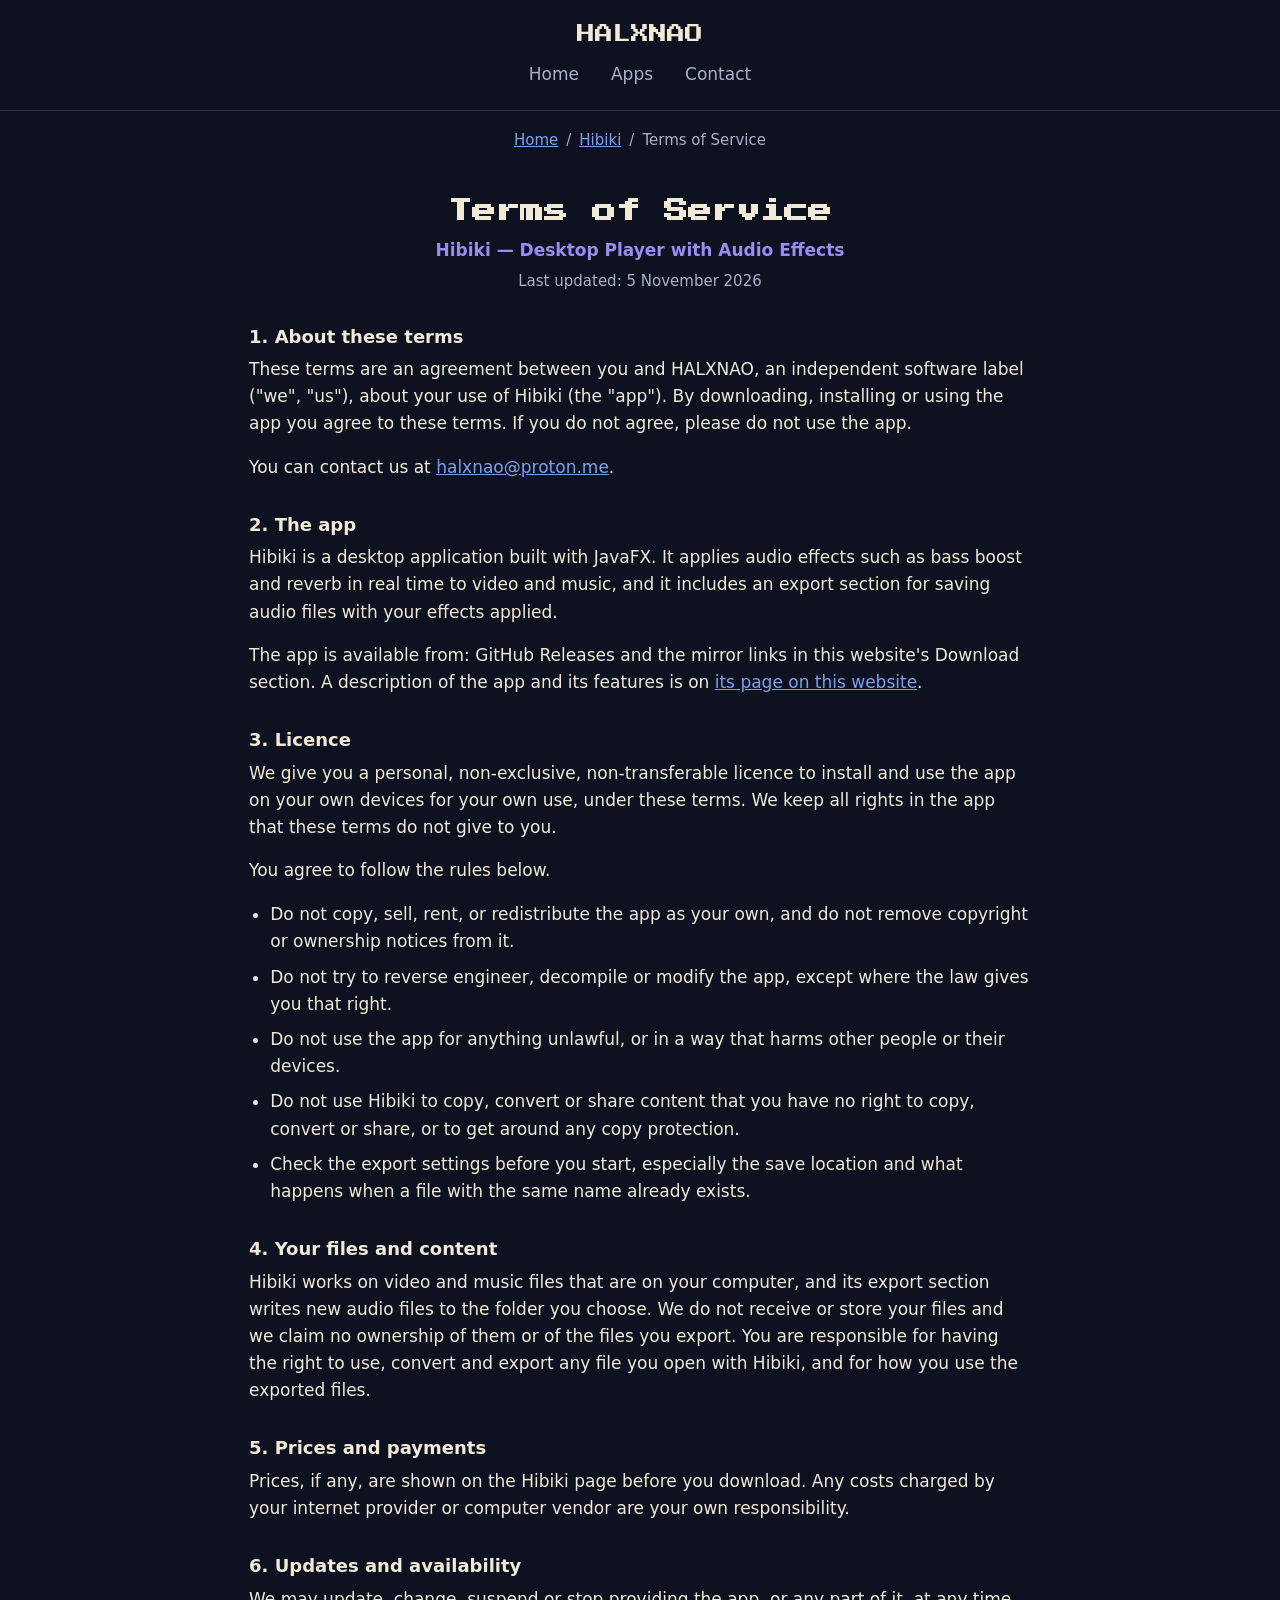
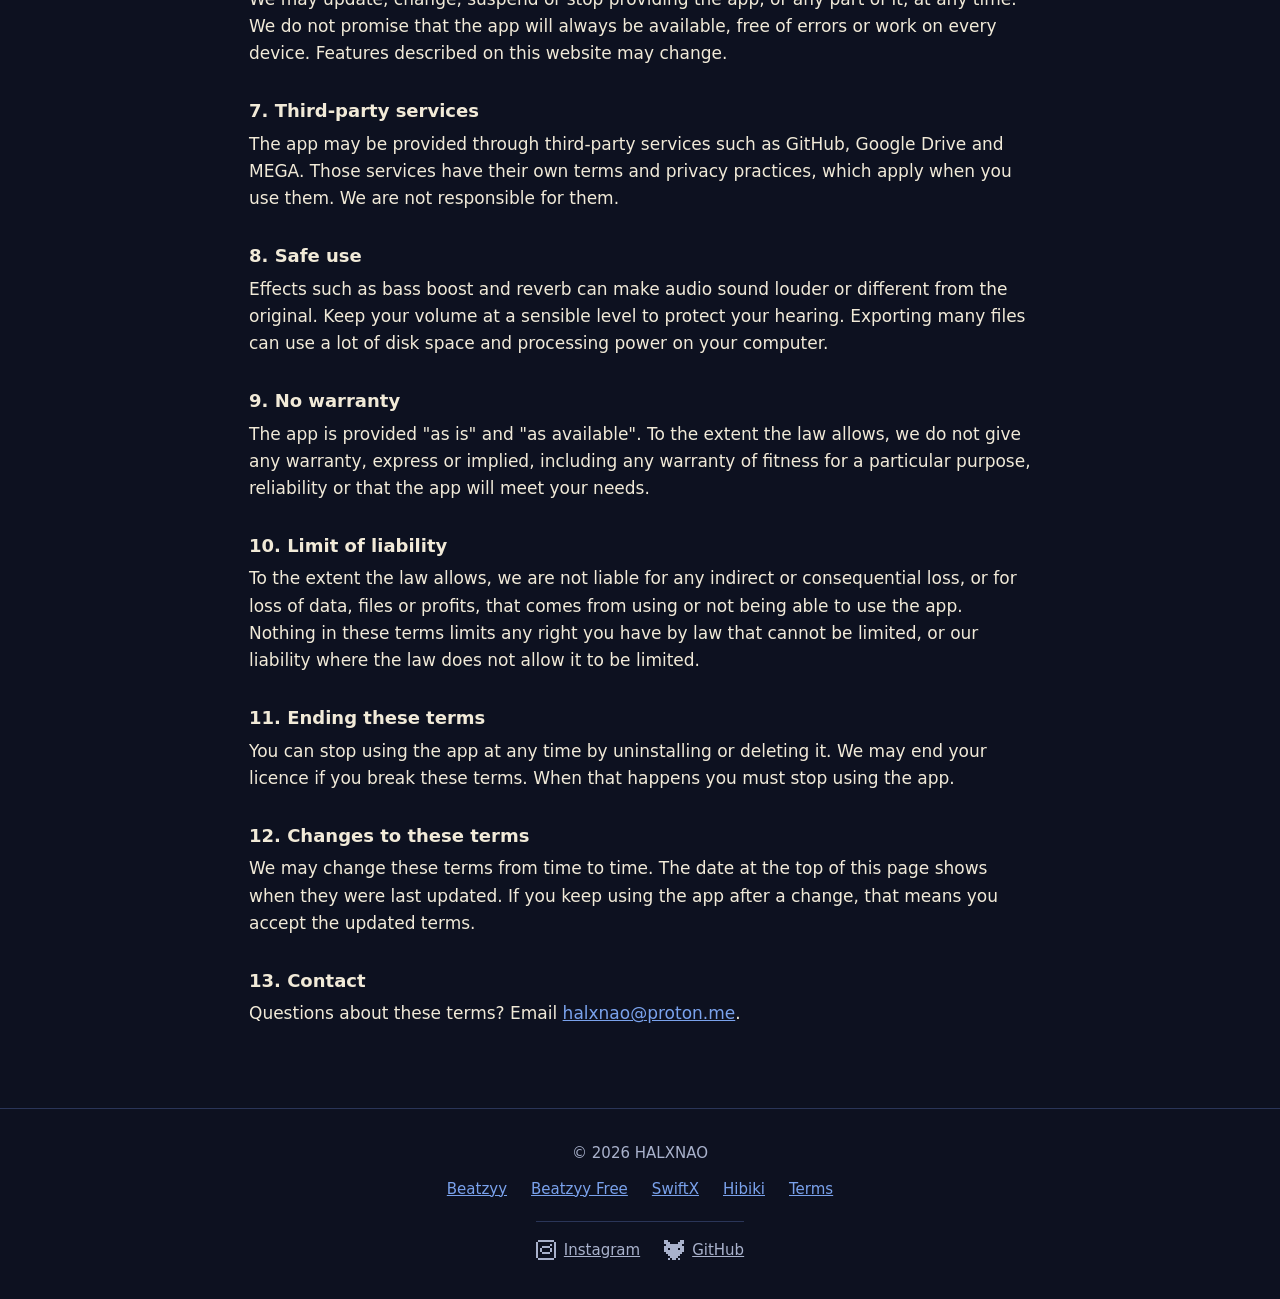
<file: terms/hibiki.html>
<!DOCTYPE html>
<html lang="en">
<head>
  <meta charset="utf-8">
  <meta name="viewport" content="width=device-width, initial-scale=1">
  <title>Terms of Service — Hibiki | HALXNAO</title>
  <meta name="description" content="Terms of Service for Hibiki by HALXNAO.">
  <!-- Pages inside /terms use ../ to reach the shared folders -->
  <link rel="icon" href="../favicon.svg" type="image/svg+xml">
  <link rel="icon" href="../favicon-32.png" type="image/png" sizes="32x32">
  <link rel="apple-touch-icon" href="../apple-touch-icon.png">
  <link rel="stylesheet" href="../css/style.css">
  <link rel="stylesheet" href="../css/pages.css">
  <script src="../js/main.js" defer></script>
</head>
<body class="theme-hibiki">
  <a class="skip-link" href="#main">Skip to content</a>

  <header class="site-header">
    <div class="container header-inner">
      <a class="wordmark" href="../index.html">HALXNAO</a>
      <button class="nav-toggle" type="button" aria-expanded="false" aria-controls="site-nav">Menu</button>
      <nav class="site-nav" id="site-nav" aria-label="Main">
        <ul class="nav-list">
          <li><a href="../index.html">Home</a></li>
          <li><a href="../index.html#apps">Apps</a></li>
          <li><a href="../index.html#contact">Contact</a></li>
        </ul>
      </nav>
    </div>
  </header>

  <main id="main">
    <div class="container">
      <nav class="breadcrumb" aria-label="Breadcrumb">
        <ol>
          <li><a href="../index.html">Home</a></li>
          <li><a href="../apps/hibiki.html">Hibiki</a></li>
          <li aria-current="page">Terms of Service</li>
        </ol>
      </nav>

      <article class="legal">
        <h1>Terms of Service</h1>
        <p class="legal-app">Hibiki — Desktop Player with Audio Effects</p>
        <p class="legal-date">Last updated: 5 November 2026</p>

        <h2>1. About these terms</h2>
        <p>These terms are an agreement between you and HALXNAO, an independent software label ("we", "us"), about your use of Hibiki (the "app"). By downloading, installing or using the app you agree to these terms. If you do not agree, please do not use the app.</p>
        <p>You can contact us at <a href="mailto:halxnao@proton.me">halxnao@proton.me</a>.</p>

        <h2>2. The app</h2>
        <p>Hibiki is a desktop application built with JavaFX. It applies audio effects such as bass boost and reverb in real time to video and music, and it includes an export section for saving audio files with your effects applied.</p>
        <p>The app is available from: GitHub Releases and the mirror links in this website's Download section. A description of the app and its features is on <a href="../apps/hibiki.html">its page on this website</a>.</p>

        <h2>3. Licence</h2>
        <p>We give you a personal, non-exclusive, non-transferable licence to install and use the app on your own devices for your own use, under these terms. We keep all rights in the app that these terms do not give to you.</p>
        <p>You agree to follow the rules below.</p>
        <ul>
          <li>Do not copy, sell, rent, or redistribute the app as your own, and do not remove copyright or ownership notices from it.</li>
          <li>Do not try to reverse engineer, decompile or modify the app, except where the law gives you that right.</li>
          <li>Do not use the app for anything unlawful, or in a way that harms other people or their devices.</li>
          <li>Do not use Hibiki to copy, convert or share content that you have no right to copy, convert or share, or to get around any copy protection.</li><li>Check the export settings before you start, especially the save location and what happens when a file with the same name already exists.</li>
        </ul>

        <h2>4. Your files and content</h2>
        <p>Hibiki works on video and music files that are on your computer, and its export section writes new audio files to the folder you choose. We do not receive or store your files and we claim no ownership of them or of the files you export. You are responsible for having the right to use, convert and export any file you open with Hibiki, and for how you use the exported files.</p>

        <h2>5. Prices and payments</h2>
        <p>Prices, if any, are shown on the Hibiki page before you download. Any costs charged by your internet provider or computer vendor are your own responsibility.</p>

        <h2>6. Updates and availability</h2>
        <p>We may update, change, suspend or stop providing the app, or any part of it, at any time. We do not promise that the app will always be available, free of errors or work on every device. Features described on this website may change.</p>

        <h2>7. Third-party services</h2>
        <p>The app may be provided through third-party services such as GitHub, Google Drive and MEGA. Those services have their own terms and privacy practices, which apply when you use them. We are not responsible for them.</p>

        <h2>8. Safe use</h2>
        <p>Effects such as bass boost and reverb can make audio sound louder or different from the original. Keep your volume at a sensible level to protect your hearing. Exporting many files can use a lot of disk space and processing power on your computer.</p>

        <h2>9. No warranty</h2>
        <p>The app is provided "as is" and "as available". To the extent the law allows, we do not give any warranty, express or implied, including any warranty of fitness for a particular purpose, reliability or that the app will meet your needs.</p>

        <h2>10. Limit of liability</h2>
        <p>To the extent the law allows, we are not liable for any indirect or consequential loss, or for loss of data, files or profits, that comes from using or not being able to use the app. Nothing in these terms limits any right you have by law that cannot be limited, or our liability where the law does not allow it to be limited.</p>

        <h2>11. Ending these terms</h2>
        <p>You can stop using the app at any time by uninstalling or deleting it. We may end your licence if you break these terms. When that happens you must stop using the app.</p>

        <h2>12. Changes to these terms</h2>
        <p>We may change these terms from time to time. The date at the top of this page shows when they were last updated. If you keep using the app after a change, that means you accept the updated terms.</p>

        <h2>13. Contact</h2>
        <p>Questions about these terms? Email <a href="mailto:halxnao@proton.me">halxnao@proton.me</a>.</p>
      </article>
    </div>

  </main>

  <footer class="site-footer">
    <div class="container footer-inner">
      <p>&copy; <span id="year">2026</span> HALXNAO</p>
      <ul class="footer-links">
        <li><a href="../apps/beatzyy.html">Beatzyy</a></li>
        <li><a href="../apps/beatzyy-free.html">Beatzyy Free</a></li>
        <li><a href="../apps/swiftx.html">SwiftX</a></li>
        <li><a href="../apps/hibiki.html">Hibiki</a></li>
        <li><a href="index.html">Terms</a></li>
      </ul>
      <!-- TODO: paste your YouTube and LinkedIn URLs in place of YOUR_YOUTUBE_LINK / YOUR_LINKEDIN_LINK. Until then those two are hidden automatically. -->
      <ul class="footer-social" aria-label="HALXNAO on the web">
        <li><a class="s-youtube" href="https://YOUR_YOUTUBE_LINK" rel="noopener me">YouTube</a></li>
        <li><a class="s-instagram" href="https://www.instagram.com/halxnao/" rel="noopener me">Instagram</a></li>
        <li><a class="s-github" href="https://github.com/halxnao" rel="noopener me">GitHub</a></li>
        <li><a class="s-linkedin" href="https://YOUR_LINKEDIN_LINK" rel="noopener me">LinkedIn</a></li>
      </ul>
    </div>
  </footer>
</body>
</html>
</file>
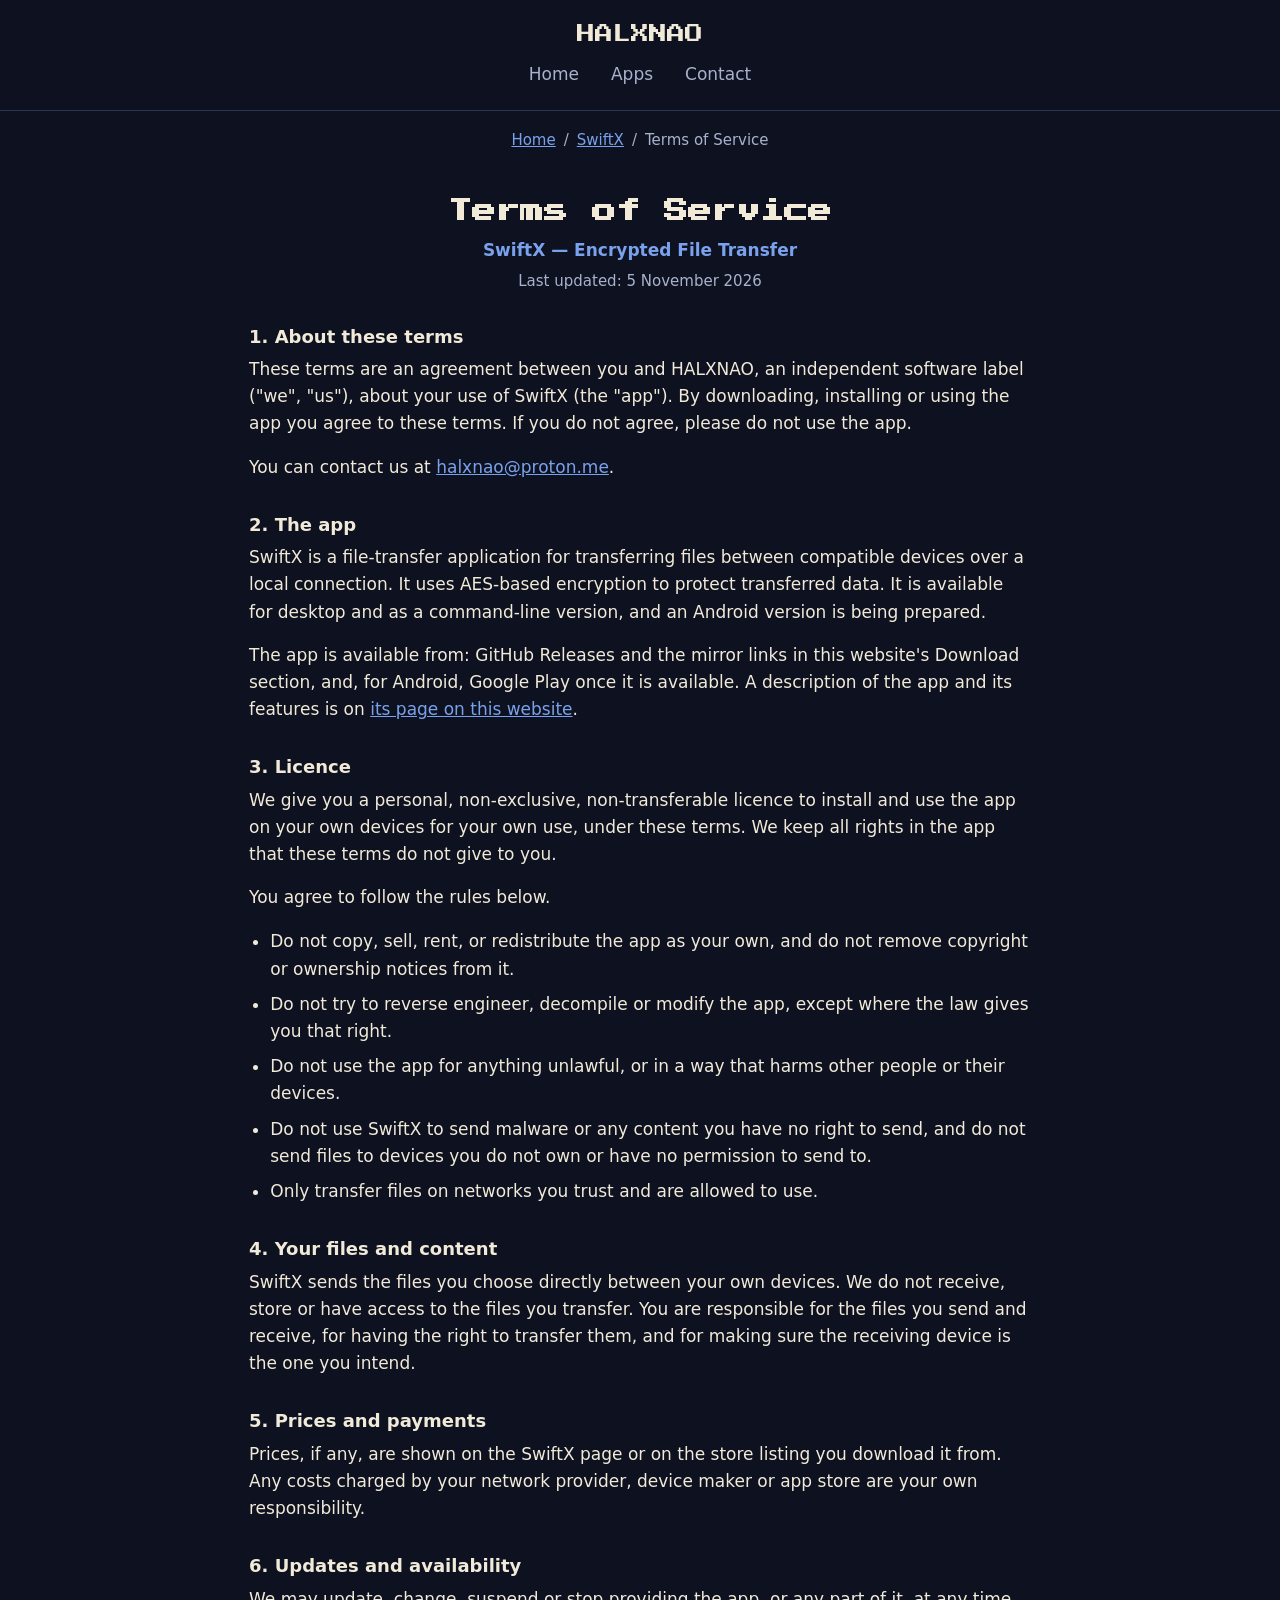
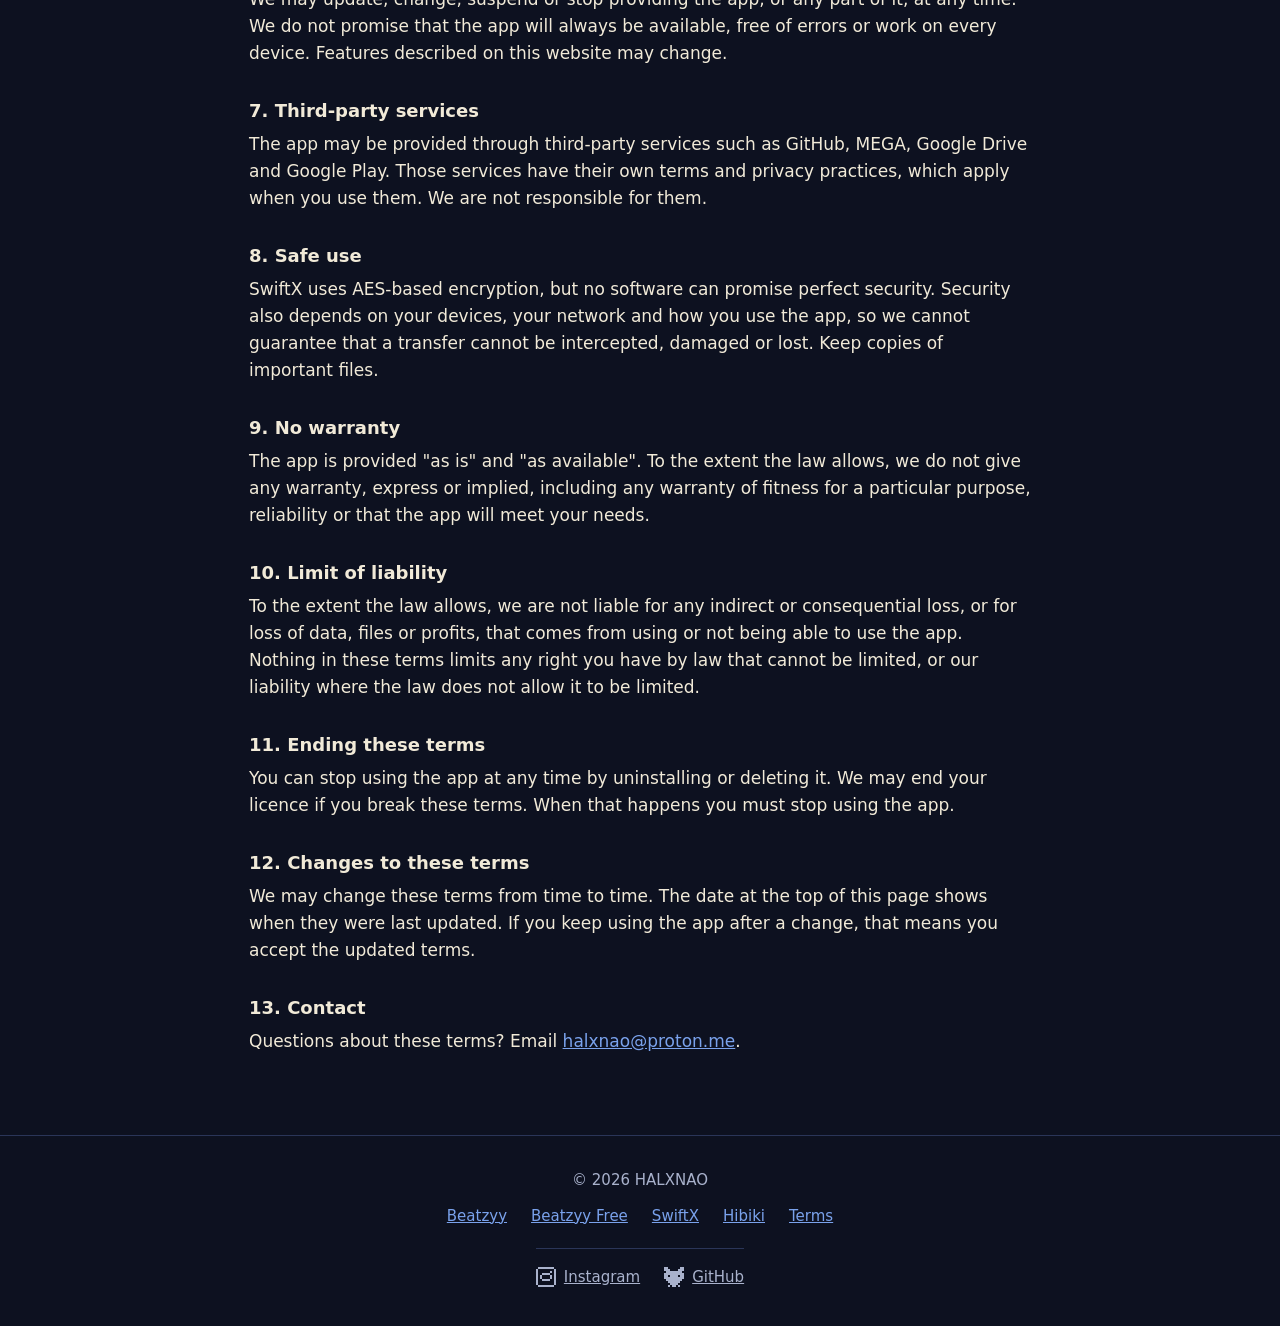
<file: terms/swiftx.html>
<!DOCTYPE html>
<html lang="en">
<head>
  <meta charset="utf-8">
  <meta name="viewport" content="width=device-width, initial-scale=1">
  <title>Terms of Service — SwiftX | HALXNAO</title>
  <meta name="description" content="Terms of Service for SwiftX by HALXNAO.">
  <!-- Pages inside /terms use ../ to reach the shared folders -->
  <link rel="icon" href="../favicon.svg" type="image/svg+xml">
  <link rel="icon" href="../favicon-32.png" type="image/png" sizes="32x32">
  <link rel="apple-touch-icon" href="../apple-touch-icon.png">
  <link rel="stylesheet" href="../css/style.css">
  <link rel="stylesheet" href="../css/pages.css">
  <script src="../js/main.js" defer></script>
</head>
<body class="theme-swiftx">
  <a class="skip-link" href="#main">Skip to content</a>

  <header class="site-header">
    <div class="container header-inner">
      <a class="wordmark" href="../index.html">HALXNAO</a>
      <button class="nav-toggle" type="button" aria-expanded="false" aria-controls="site-nav">Menu</button>
      <nav class="site-nav" id="site-nav" aria-label="Main">
        <ul class="nav-list">
          <li><a href="../index.html">Home</a></li>
          <li><a href="../index.html#apps">Apps</a></li>
          <li><a href="../index.html#contact">Contact</a></li>
        </ul>
      </nav>
    </div>
  </header>

  <main id="main">
    <div class="container">
      <nav class="breadcrumb" aria-label="Breadcrumb">
        <ol>
          <li><a href="../index.html">Home</a></li>
          <li><a href="../apps/swiftx.html">SwiftX</a></li>
          <li aria-current="page">Terms of Service</li>
        </ol>
      </nav>

      <article class="legal">
        <h1>Terms of Service</h1>
        <p class="legal-app">SwiftX — Encrypted File Transfer</p>
        <p class="legal-date">Last updated: 5 November 2026</p>

        <h2>1. About these terms</h2>
        <p>These terms are an agreement between you and HALXNAO, an independent software label ("we", "us"), about your use of SwiftX (the "app"). By downloading, installing or using the app you agree to these terms. If you do not agree, please do not use the app.</p>
        <p>You can contact us at <a href="mailto:halxnao@proton.me">halxnao@proton.me</a>.</p>

        <h2>2. The app</h2>
        <p>SwiftX is a file-transfer application for transferring files between compatible devices over a local connection. It uses AES-based encryption to protect transferred data. It is available for desktop and as a command-line version, and an Android version is being prepared.</p>
        <p>The app is available from: GitHub Releases and the mirror links in this website's Download section, and, for Android, Google Play once it is available. A description of the app and its features is on <a href="../apps/swiftx.html">its page on this website</a>.</p>

        <h2>3. Licence</h2>
        <p>We give you a personal, non-exclusive, non-transferable licence to install and use the app on your own devices for your own use, under these terms. We keep all rights in the app that these terms do not give to you.</p>
        <p>You agree to follow the rules below.</p>
        <ul>
          <li>Do not copy, sell, rent, or redistribute the app as your own, and do not remove copyright or ownership notices from it.</li>
          <li>Do not try to reverse engineer, decompile or modify the app, except where the law gives you that right.</li>
          <li>Do not use the app for anything unlawful, or in a way that harms other people or their devices.</li>
          <li>Do not use SwiftX to send malware or any content you have no right to send, and do not send files to devices you do not own or have no permission to send to.</li><li>Only transfer files on networks you trust and are allowed to use.</li>
        </ul>

        <h2>4. Your files and content</h2>
        <p>SwiftX sends the files you choose directly between your own devices. We do not receive, store or have access to the files you transfer. You are responsible for the files you send and receive, for having the right to transfer them, and for making sure the receiving device is the one you intend.</p>

        <h2>5. Prices and payments</h2>
        <p>Prices, if any, are shown on the SwiftX page or on the store listing you download it from. Any costs charged by your network provider, device maker or app store are your own responsibility.</p>

        <h2>6. Updates and availability</h2>
        <p>We may update, change, suspend or stop providing the app, or any part of it, at any time. We do not promise that the app will always be available, free of errors or work on every device. Features described on this website may change.</p>

        <h2>7. Third-party services</h2>
        <p>The app may be provided through third-party services such as GitHub, MEGA, Google Drive and Google Play. Those services have their own terms and privacy practices, which apply when you use them. We are not responsible for them.</p>

        <h2>8. Safe use</h2>
        <p>SwiftX uses AES-based encryption, but no software can promise perfect security. Security also depends on your devices, your network and how you use the app, so we cannot guarantee that a transfer cannot be intercepted, damaged or lost. Keep copies of important files.</p>

        <h2>9. No warranty</h2>
        <p>The app is provided "as is" and "as available". To the extent the law allows, we do not give any warranty, express or implied, including any warranty of fitness for a particular purpose, reliability or that the app will meet your needs.</p>

        <h2>10. Limit of liability</h2>
        <p>To the extent the law allows, we are not liable for any indirect or consequential loss, or for loss of data, files or profits, that comes from using or not being able to use the app. Nothing in these terms limits any right you have by law that cannot be limited, or our liability where the law does not allow it to be limited.</p>

        <h2>11. Ending these terms</h2>
        <p>You can stop using the app at any time by uninstalling or deleting it. We may end your licence if you break these terms. When that happens you must stop using the app.</p>

        <h2>12. Changes to these terms</h2>
        <p>We may change these terms from time to time. The date at the top of this page shows when they were last updated. If you keep using the app after a change, that means you accept the updated terms.</p>

        <h2>13. Contact</h2>
        <p>Questions about these terms? Email <a href="mailto:halxnao@proton.me">halxnao@proton.me</a>.</p>
      </article>
    </div>

  </main>

  <footer class="site-footer">
    <div class="container footer-inner">
      <p>&copy; <span id="year">2026</span> HALXNAO</p>
      <ul class="footer-links">
        <li><a href="../apps/beatzyy.html">Beatzyy</a></li>
        <li><a href="../apps/beatzyy-free.html">Beatzyy Free</a></li>
        <li><a href="../apps/swiftx.html">SwiftX</a></li>
        <li><a href="../apps/hibiki.html">Hibiki</a></li>
        <li><a href="index.html">Terms</a></li>
      </ul>
      <!-- TODO: paste your YouTube and LinkedIn URLs in place of YOUR_YOUTUBE_LINK / YOUR_LINKEDIN_LINK. Until then those two are hidden automatically. -->
      <ul class="footer-social" aria-label="HALXNAO on the web">
        <li><a class="s-youtube" href="https://YOUR_YOUTUBE_LINK" rel="noopener me">YouTube</a></li>
        <li><a class="s-instagram" href="https://www.instagram.com/halxnao/" rel="noopener me">Instagram</a></li>
        <li><a class="s-github" href="https://github.com/halxnao" rel="noopener me">GitHub</a></li>
        <li><a class="s-linkedin" href="https://YOUR_LINKEDIN_LINK" rel="noopener me">LinkedIn</a></li>
      </ul>
    </div>
  </footer>
</body>
</html>
</file>
<file: css/style.css>
/* ==========================================================
   HALXNAO — style.css
   Shared foundation: tokens, base, header, footer, buttons,
   labels. Loaded on every page. Kept deliberately plain.
   Everything is spaced on a 4px grid.
   ========================================================== */

/* ---------- 1. Fonts (self-hosted, SIL Open Font License) ----------
   The pixel font is used only for the wordmark and page titles.
   Everything else uses the system font, so text stays easy to read. */
@font-face {
  font-family: "Press Start 2P";
  src: url("../fonts/press-start-2p-latin-400-normal.woff2") format("woff2");
  font-weight: 400;
  font-display: swap;
}

/* ---------- 2. Design tokens ---------- */
:root {
  --bg:        #0d1120;
  --surface:   #141a2f;
  --surface-2: #1a2240;
  --border:    #2a3558;
  --text:      #f1ead8;
  --muted:     #a9b2cc;
  --green:     #6fb27a;
  --cyan:      #39c5cf;
  --blue:      #7aa2ec;
  --yellow:    #f2c14e;
  --violet:    #9a8cf2;
  --yellow-dk: #8a6a17;
  --ink:       #0d1120;  /* dark text on yellow buttons */

  /* Pixel bullets. Each is a tiny SVG used as a mask, so the colour comes from --tone.
     --cw / --ch = width / height in pixel cells, --u = size of one cell. */
  --b-arrow: url("data:image/svg+xml,%3Csvg xmlns='http://www.w3.org/2000/svg' viewBox='0 0 3 5' shape-rendering='crispEdges'%3E%3Cpath d='M0 0h1v5h-1zM1 1h1v3h-1zM2 2h1v1h-1z'/%3E%3C/svg%3E");
  --b-note:  url("data:image/svg+xml,%3Csvg xmlns='http://www.w3.org/2000/svg' viewBox='0 0 5 6' shape-rendering='crispEdges'%3E%3Cpath d='M3 0h1v5h-1zM4 1h1v2h-1zM1 4h3v2h-3z'/%3E%3C/svg%3E");
  --b-bars:  url("data:image/svg+xml,%3Csvg xmlns='http://www.w3.org/2000/svg' viewBox='0 0 5 5' shape-rendering='crispEdges'%3E%3Cpath d='M0 2h1v3h-1zM2 0h1v5h-1zM4 1h1v4h-1z'/%3E%3C/svg%3E");
  --b-wave:  url("data:image/svg+xml,%3Csvg xmlns='http://www.w3.org/2000/svg' viewBox='0 0 5 5' shape-rendering='crispEdges'%3E%3Cpath d='M0 2h1v1h-1zM1 1h1v3h-1zM2 0h1v5h-1zM3 1h1v3h-1zM4 2h1v1h-1z'/%3E%3C/svg%3E");
  --b-file:  url("data:image/svg+xml,%3Csvg xmlns='http://www.w3.org/2000/svg' viewBox='0 0 4 5' shape-rendering='crispEdges'%3E%3Cpath d='M0 0h3v1h1v4h-4z'/%3E%3C/svg%3E");

  /* Default bullet (homepage): a small arrow in the highlight colour */
  /* Pixel-art social icons (10x10 cells), drawn as masks so they take the text colour */
  --i-youtube: url("data:image/svg+xml,%3Csvg xmlns='http://www.w3.org/2000/svg' viewBox='0 0 10 10' shape-rendering='crispEdges'%3E%3Cpath d='M1 2h8v1h-8zM0 3h10v1h-10zM0 4h4v1h-4zM5 4h5v1h-5zM0 5h4v1h-4zM6 5h4v1h-4zM0 6h4v1h-4zM6 6h4v1h-4zM0 7h4v1h-4zM5 7h5v1h-5zM0 8h10v1h-10zM1 9h8v1h-8z'/%3E%3C/svg%3E");
  --i-instagram: url("data:image/svg+xml,%3Csvg xmlns='http://www.w3.org/2000/svg' viewBox='0 0 10 10' shape-rendering='crispEdges'%3E%3Cpath d='M1 0h8v1h-8zM0 1h1v1h-1zM9 1h1v1h-1zM0 2h1v1h-1zM7 2h1v1h-1zM9 2h1v1h-1zM0 3h1v1h-1zM3 3h4v1h-4zM9 3h1v1h-1zM0 4h1v1h-1zM2 4h1v1h-1zM7 4h1v1h-1zM9 4h1v1h-1zM0 5h1v1h-1zM2 5h1v1h-1zM7 5h1v1h-1zM9 5h1v1h-1zM0 6h1v1h-1zM3 6h4v1h-4zM9 6h1v1h-1zM0 7h1v1h-1zM9 7h1v1h-1zM0 8h1v1h-1zM9 8h1v1h-1zM1 9h8v1h-8z'/%3E%3C/svg%3E");
  --i-github: url("data:image/svg+xml,%3Csvg xmlns='http://www.w3.org/2000/svg' viewBox='0 0 10 10' shape-rendering='crispEdges'%3E%3Cpath d='M0 0h2v1h-2zM8 0h2v1h-2zM0 1h3v1h-3zM7 1h3v1h-3zM1 2h8v1h-8zM0 3h10v1h-10zM0 4h2v1h-2zM3 4h4v1h-4zM8 4h2v1h-2zM0 5h10v1h-10zM1 6h8v1h-8zM2 7h6v1h-6zM3 8h4v1h-4zM2 9h1v1h-1zM4 9h2v1h-2zM7 9h1v1h-1z'/%3E%3C/svg%3E");
  --i-linkedin: url("data:image/svg+xml,%3Csvg xmlns='http://www.w3.org/2000/svg' viewBox='0 0 10 10' shape-rendering='crispEdges'%3E%3Cpath d='M1 0h8v1h-8zM0 1h10v1h-10zM0 2h2v1h-2zM3 2h7v1h-7zM0 3h10v1h-10zM0 4h2v1h-2zM3 4h1v1h-1zM7 4h3v1h-3zM0 5h2v1h-2zM3 5h1v1h-1zM5 5h2v1h-2zM8 5h2v1h-2zM0 6h2v1h-2zM3 6h1v1h-1zM5 6h2v1h-2zM8 6h2v1h-2zM0 7h2v1h-2zM3 7h1v1h-1zM5 7h2v1h-2zM8 7h2v1h-2zM0 8h10v1h-10zM1 9h8v1h-8z'/%3E%3C/svg%3E");

  --bullet: var(--b-arrow);
  --cw: 3; --ch: 5; --u: 3px;
  --tone: var(--yellow);

  --font-pixel: "Press Start 2P", "Courier New", ui-monospace, monospace;
  --font-body: system-ui, -apple-system, "Segoe UI", Roboto, sans-serif;
}

/* Each app page picks its own bullet shape and colour (see the <body> class) */
.theme-beatzyy { --bullet: var(--b-note); --cw: 5; --ch: 6; --tone: var(--green); }
.theme-free    { --bullet: var(--b-bars); --cw: 5; --ch: 5; --tone: var(--cyan); }
.theme-hibiki  { --bullet: var(--b-wave); --cw: 5; --ch: 5; --tone: var(--violet); }
.theme-swiftx  { --bullet: var(--b-file); --cw: 4; --ch: 5; --tone: var(--blue); }

/* ---------- 3. Base ---------- */
*, *::before, *::after { box-sizing: border-box; }
html { scroll-behavior: smooth; }

body {
  margin: 0;
  background: var(--bg);
  color: var(--text);
  font-family: var(--font-body);
  font-size: 1.0625rem;
  line-height: 1.6;
  overflow-x: hidden;
}

img { max-width: 100%; height: auto; display: block; }

h1, h2, h3 { line-height: 1.3; margin: 0 0 16px; }
h2 { font-size: 1.375rem; }
h3 { font-size: 1.125rem; }
p  { margin: 0 0 16px; }

a { color: var(--blue); }
a:hover { color: var(--yellow); }

:focus-visible { outline: 3px solid var(--yellow); outline-offset: 3px; }

.container { width: 100%; max-width: 1000px; margin-inline: auto; padding-inline: 24px; }
.section { padding-block: 48px; }

.skip-link {
  position: absolute; left: 16px; top: -100px; z-index: 100;
  background: var(--yellow); color: var(--ink);
  padding: 8px 16px; font-weight: 700;
}
.skip-link:focus { top: 16px; }

/* Pixel bullet. Used before list items and on both sides of section titles. */
.pixel-bullet, .section-title::before, .section-title::after, .feature-list li::before {
  content: "";
  flex: none;
  width: calc(var(--cw) * var(--u));
  height: calc(var(--ch) * var(--u));
  background: var(--tone);
  -webkit-mask: var(--bullet) center / 100% 100% no-repeat;
          mask: var(--bullet) center / 100% 100% no-repeat;
}
.section-title {
  display: flex; align-items: center; justify-content: center;
  gap: 16px; text-align: center; margin-bottom: 32px;
}
.section-title::after { transform: scaleX(-1); }   /* mirror it so the title is symmetric */

/* ---------- 4. Header ---------- */
.site-header { border-bottom: 1px solid var(--border); }
.header-inner {
  display: flex; align-items: center; justify-content: space-between;
  flex-wrap: wrap; gap: 16px; padding-block: 16px;
}
@media (min-width: 601px) {
  .header-inner { flex-direction: column; gap: 4px; padding-block: 20px 12px; }
}

.wordmark {
  font-family: var(--font-pixel);
  font-size: 1.125rem;
  color: var(--text);
  text-decoration: none;
}
.wordmark:hover { color: var(--green); }

.nav-list { display: flex; gap: 8px; list-style: none; margin: 0; padding: 0; }
.nav-list a {
  display: block;
  padding: 8px 12px;
  color: var(--muted);
  text-decoration: none;
  border-bottom: 2px solid transparent;
}
.nav-list a:hover { color: var(--text); border-bottom-color: var(--green); }
.nav-list a[aria-current="page"] { color: var(--text); border-bottom-color: var(--yellow); }

/* Hidden unless JavaScript runs, so without JS the menu is always visible */
.nav-toggle {
  display: none;
  font: inherit; font-weight: 600;
  color: var(--text); background: var(--surface);
  border: 1px solid var(--border);
  padding: 8px 16px; min-height: 44px; cursor: pointer;
}
.nav-toggle:hover { border-color: var(--green); }

@media (max-width: 600px) {
  .js .nav-toggle { display: inline-block; }
  .js .site-nav { display: none; width: 100%; }
  .js .site-nav.is-open { display: block; }
  .nav-list { flex-direction: column; gap: 0; }
  .nav-list a { padding-block: 12px; }
  .site-nav { width: 100%; }
}

/* ---------- 5. Buttons ----------
   Flat, square, with a solid "step" underneath that disappears on press. */
.btn {
  display: inline-block;
  font: inherit; font-weight: 700;
  text-decoration: none;
  color: var(--ink);
  background: var(--yellow);
  padding: 10px 24px;
  min-height: 44px;
  margin-bottom: 4px;
  box-shadow: 0 4px 0 var(--yellow-dk);
}
.btn:hover { color: var(--ink); background: #ffd873; }
.btn:active, .btn:hover { transform: translateY(2px); box-shadow: 0 2px 0 var(--yellow-dk); }

.btn-secondary {
  color: var(--text); background: var(--surface-2);
  box-shadow: 0 4px 0 var(--border);
}
.btn-secondary:hover { color: var(--yellow); background: var(--surface-2); box-shadow: 0 2px 0 var(--border); }

/* Not available yet: looks inert and is not a link */
.btn-disabled {
  color: var(--muted); background: var(--surface);
  border: 1px dashed var(--border);
  box-shadow: none; cursor: not-allowed;
}
.btn-disabled:hover { color: var(--muted); background: var(--surface); transform: none; box-shadow: none; }

/* ---------- 6. Labels ---------- */
.label-row { display: flex; flex-wrap: wrap; gap: 8px; margin: 0 0 16px; padding: 0; list-style: none; }
.label {
  font-size: 0.8125rem; font-weight: 600;
  padding: 2px 8px;
  color: var(--muted);
  border: 1px solid var(--border);
}
.label-paid { color: var(--yellow); border-color: var(--yellow-dk); }
.label-free { color: var(--green);  border-color: #2e6a47; }

/* ---------- 7. Footer (centred) ---------- */
.site-footer { border-top: 1px solid var(--border); padding-block: 32px; font-size: 0.9375rem; color: var(--muted); text-align: center; }
.footer-inner { display: flex; flex-direction: column; align-items: center; gap: 8px; }
.footer-inner p { margin: 0; }
.footer-links { list-style: none; margin: 0; padding: 0; display: flex; flex-wrap: wrap; justify-content: center; gap: 4px 24px; }
.footer-links a { display: inline-block; padding-block: 4px; }
.footer-social { list-style: none; margin: 8px 0 0; padding: 12px 0 0; border-top: 1px solid var(--border); display: flex; flex-wrap: wrap; justify-content: center; gap: 4px 24px; }
.footer-social a { display: inline-flex; align-items: center; gap: 8px; padding-block: 4px; color: var(--muted); }
.footer-social a::before {
  content: ""; width: 20px; height: 20px; flex: none; background: currentColor;
  -webkit-mask: var(--icon) center / 100% 100% no-repeat; mask: var(--icon) center / 100% 100% no-repeat;
}
.s-youtube { --icon: var(--i-youtube); } .s-instagram { --icon: var(--i-instagram); }
.s-github { --icon: var(--i-github); }   .s-linkedin { --icon: var(--i-linkedin); }
.footer-social a:hover { color: var(--yellow); }

/* ---------- 8. Reduced motion ---------- */
@media (prefers-reduced-motion: reduce) {
  html { scroll-behavior: auto; }
  *, *::before, *::after { transition: none !important; animation: none !important; }
  .btn:hover { transform: none; }
}
</file>
<file: css/pages.css>
/* ==========================================================
   HALXNAO — pages.css
   Homepage hero, app cards, contact, app detail pages.
   Everything is centred on one vertical axis, so left and
   right always mirror each other.

   THE BLENDING TRICK: every pixel animation is a <canvas>
   with a CSS mask. The mask fades the animation to transparent
   toward its edges, so it melts into the page background
   instead of sitting in a visible box.
   ========================================================== */

.tone-green { color: var(--green); }
.tone-cyan  { color: var(--cyan); }
.tone-blue  { color: var(--blue); }
.tone-violet { color: var(--violet); }

.pixels { display: block; width: 100%; pointer-events: none; }

/* A wide animated band that sits under the intro text and fades out on every side */
.band {
  height: 140px;
  -webkit-mask-image: radial-gradient(ellipse 50% 50% at 50% 50%, #000 25%, transparent 100%);
          mask-image: radial-gradient(ellipse 50% 50% at 50% 50%, #000 25%, transparent 100%);
}
@media (max-width: 640px) { .band { height: 110px; } }

/* ---------- Intro (homepage) ---------- */
.hero { border-bottom: 1px solid var(--border); }
.hero-inner { padding-block: 8px 64px; text-align: center; }

/* Stage: the twinkle grid fills it, the cube sits in the middle */
.hero-stage { position: relative; display: flex; justify-content: center; align-items: center; height: 380px; }
.hero-bg {
  position: absolute; inset: 0; height: 100%; opacity: .7;
  -webkit-mask-image: radial-gradient(ellipse 48% 50% at 50% 50%, #000 20%, transparent 100%);
          mask-image: radial-gradient(ellipse 48% 50% at 50% 50%, #000 20%, transparent 100%);
}
.logo-cube { position: relative; width: min(320px, 78vw); aspect-ratio: 1; image-rendering: pixelated; }   /* hard pixel edges when scaled up */
@media (max-width: 640px) { .hero-stage { height: 320px; } }
.hero h1 {
  font-family: var(--font-pixel);
  font-size: clamp(1.5rem, 5vw, 2.25rem);
  line-height: 1.4;
  margin-bottom: 24px;
}
.hero .lede { max-width: 34em; margin: 0 auto 32px; font-size: 1.1875rem; text-wrap: balance; }

/* ---------- App cards (homepage) ---------- */
.app-grid {
  display: flex; flex-wrap: wrap; justify-content: center; gap: 24px;   /* a shorter last row stays centred */
  list-style: none; margin: 0 auto; padding: 0;
  max-width: 960px;
}
.app-grid > li { width: 100%; }
@media (min-width: 600px) { .app-grid > li { width: calc(50% - 12px); } }
@media (min-width: 900px) { .app-grid > li { width: calc((100% - 48px) / 3); } }

.app-card {
  position: relative;              /* lets the title link cover the whole card */
  display: flex; flex-direction: column; height: 100%;
  background: var(--surface);
  border: 1px solid var(--border);
  text-align: center;
}
.app-card:hover { border-color: var(--tone-card, var(--green)); background: var(--surface-2); }
.app-card:has(a:focus-visible) { outline: 3px solid var(--yellow); outline-offset: 3px; }

/* Strip of animation at the top, fading into the card below it */
.card-strip {
  height: 72px;
  -webkit-mask-image: linear-gradient(to bottom, #000 35%, transparent);
          mask-image: linear-gradient(to bottom, #000 35%, transparent);
}
.card-body { display: flex; flex-direction: column; align-items: center; flex: 1; padding: 0 20px 24px; }

.app-card h3 { margin-bottom: 4px; }
.app-card h3 a { color: var(--text); text-decoration: none; }
.app-card h3 a::after { content: ""; position: absolute; inset: 0; }   /* whole card clickable */
.app-card h3 a:focus-visible { outline: none; }
.app-card .subtitle { color: var(--tone-card, var(--green)); font-size: 0.9375rem; margin-bottom: 12px; }
.app-card .desc { flex: 1; font-size: 1rem; text-wrap: balance; }
.app-card .label-row { justify-content: center; }
.more { font-weight: 700; color: var(--yellow); margin: 0; }
.more::after { content: " \2192"; }

/* Each card has its own accent colour */
.card-beatzyy { --tone-card: var(--green); }
.card-free    { --tone-card: var(--cyan); }
.card-swiftx  { --tone-card: var(--blue); }
.card-hibiki  { --tone-card: var(--violet); }

/* Icon slot. Until your real icon is supplied this is a labelled placeholder. Swap for:
   <img class="app-icon" src="images/beatzyy/icon.png" width="56" height="56" alt="Beatzyy app icon"> */
.app-icon, .icon-placeholder { width: 56px; height: 56px; margin-bottom: 12px; }
.app-icon { border: 1px solid var(--border); }
.icon-placeholder {
  display: flex; align-items: center; justify-content: center;
  font-size: 0.6875rem; font-weight: 700; letter-spacing: 0.08em;
  color: var(--muted); background: var(--bg);
  border: 1px dashed var(--border);
}

/* ---------- Upcoming (one centred card) ---------- */
.upcoming-card { max-width: 420px; margin-inline: auto; }
.upcoming-card .app-card { border-style: dashed; }
.label-soon { color: var(--yellow); border-color: #6b5a22; }

/* ---------- Contact ---------- */
.contact-box {
  max-width: 560px; margin-inline: auto; text-align: center;
  background: var(--surface); border: 1px solid var(--border); padding: 32px 24px;
}
.contact-email {
  display: inline-block;
  font-family: ui-monospace, "SFMono-Regular", Menlo, Consolas, monospace;
  font-size: 1.0625rem;
  background: var(--bg);
  border: 1px solid var(--border);
  padding: 4px 12px;
  margin-bottom: 16px;
  user-select: all;                 /* one click selects the whole address */
  overflow-wrap: anywhere;
}

/* ---------- App detail pages ---------- */
.breadcrumb { padding-block: 12px; font-size: 0.9375rem; line-height: 1.5; }
.breadcrumb ol { list-style: none; margin: 0; padding: 0; display: flex; flex-wrap: wrap; justify-content: center; align-items: center; gap: 0 8px; color: var(--muted); }
/* every item is a flex box with the same padding, so links and the current page share one baseline */
.breadcrumb li { display: flex; align-items: center; padding-block: 6px; }
.breadcrumb li + li::before { content: "/"; margin-right: 8px; }
.breadcrumb a { display: inline; }

.app-hero { border-bottom: 1px solid var(--border); }
.app-hero .band { margin-top: 24px; }
.app-intro { display: flex; flex-direction: column; align-items: center; text-align: center; padding-top: 24px; }
.app-intro .app-icon, .app-intro .icon-placeholder { width: 96px; height: 96px; margin-bottom: 24px; }
.app-intro h1 {
  font-family: var(--font-pixel);
  font-size: clamp(1.25rem, 4vw, 1.75rem);
  line-height: 1.4;
  margin-bottom: 8px;
}
.app-tagline { color: var(--tone); font-weight: 600; margin-bottom: 16px; }
.app-intro p { max-width: 38em; text-wrap: balance; }
.app-intro .label-row { justify-content: center; }

.edition-note {
  max-width: 46em; margin-inline: auto; text-align: center;
  background: var(--surface); border: 1px solid var(--border); border-top: 4px solid var(--yellow);
  padding: 16px 24px;
}
.edition-note p { margin: 0; text-wrap: balance; }

/* Features: equal tiles in two columns; a lone last tile is centred */
.feature-list {
  list-style: none; margin: 0 auto; padding: 0; max-width: 860px;
  display: grid; grid-template-columns: 1fr; gap: 16px;
}
@media (min-width: 700px) {
  .feature-list { grid-template-columns: 1fr 1fr; }
  .feature-list li:last-child:nth-child(odd) { grid-column: 1 / -1; justify-self: center; width: calc(50% - 8px); }
}
.feature-list li {
  display: flex; align-items: flex-start; gap: 16px;
  padding: 16px 20px;
  background: var(--surface);
  border: 1px solid var(--border);
}
.feature-list li::before { margin-top: calc((1.6em - var(--ch) * var(--u)) / 2); }

/* Screenshots */
.shot-group {
  text-align: center; color: var(--muted);
  font-size: 0.9375rem; font-weight: 600; letter-spacing: 0.08em; text-transform: uppercase;
  margin: 0 0 16px;
}
.shot-grid + .shot-group { margin-top: 40px; }
.shot-grid {
  display: grid; gap: 24px; margin: 0 auto; padding: 0; list-style: none;
  grid-template-columns: repeat(2, 1fr);
}
/* 4 per row on wide screens, 2 on small; a shorter last row is centred, not left-aligned */
.shot-grid-4 { display: flex; flex-wrap: wrap; justify-content: center; }
.shot-grid-4 > li { width: calc(50% - 12px); }
@media (min-width: 900px) { .shot-grid-4 > li { width: calc(25% - 18px); } }
.shot-grid-wide  { max-width: 880px; }
.shot-grid-phone { max-width: 520px; }
@media (max-width: 599px) { .shot-grid-wide { grid-template-columns: 1fr; } }

.shot { margin: 0; }
.shot img, .shot-placeholder {
  width: 100%; height: auto;
  background: var(--surface);
  border: 1px solid var(--border);
}
.shot-placeholder {
  aspect-ratio: 9 / 19.5;
  display: flex; align-items: center; justify-content: center;
  text-align: center; padding: 16px;
  font-size: 0.8125rem; color: var(--muted);
  border-style: dashed;
}
.shot figcaption { margin-top: 8px; font-size: 0.875rem; color: var(--muted); text-align: center; }

/* Availability: each fact is its own centred block, with a thin line between them */
.panel {
  max-width: 720px; margin-inline: auto;
  background: var(--surface); border: 1px solid var(--border); padding: 24px;
}
.facts { margin: 0; display: flex; flex-wrap: wrap; justify-content: center; }
.facts > div { padding: 4px 32px; text-align: center; }
.facts > div + div { border-left: 1px solid var(--border); }
.facts dt { color: var(--muted); font-size: 0.8125rem; font-weight: 600; letter-spacing: 0.08em; text-transform: uppercase; margin-bottom: 4px; }
.facts dd { margin: 0; font-weight: 600; }
@media (max-width: 599px) {
  .facts { flex-direction: column; gap: 16px; }
  .facts > div { width: 100%; padding-inline: 0; }
  .facts > div + div { border-left: 0; border-top: 1px solid var(--border); padding-top: 16px; }
}
.small-note { color: var(--muted); font-size: 0.9375rem; text-align: center; margin: 24px 0 0; text-wrap: balance; }

.link-list { list-style: none; margin: 0; padding: 0; display: grid; gap: 4px; justify-items: center; }
.link-list a { display: inline-block; padding-block: 4px; }

/* ==========================================================
   MOTION: small transitions so the page feels alive.
   All of it is switched off for visitors who ask for reduced
   motion (see the last block in style.css).
   ========================================================== */

/* Page fades in once on load (pure CSS, works without JS) */
main { animation: page-in 400ms ease-out both; }
@keyframes page-in { from { opacity: 0; transform: translateY(8px); } to { opacity: 1; transform: none; } }

/* Hover / focus transitions */
a, .nav-list a, .wordmark, .btn, .label, .app-card, .feature-list li, .shot img, .shot-open {
  transition: color 160ms ease, background-color 160ms ease, border-color 160ms ease,
              box-shadow 160ms ease, transform 160ms ease;
}
.app-card:hover, .app-card:focus-within { transform: translateY(-4px); box-shadow: 0 6px 0 var(--tone-card, var(--green)); }
.app-card .app-icon { transition: transform 200ms ease; }
.app-card:hover .app-icon { transform: scale(1.08); }
.feature-list li:hover { border-color: var(--tone); transform: translateX(4px); }
.shot-open:hover img, .shot-open:focus-visible img { border-color: var(--tone, var(--yellow)); transform: translateY(-4px); }

/* Scroll reveal: JS adds .reveal-ready to <html> (only when motion is allowed) and
   .is-visible to each item as it scrolls into view. --i staggers neighbours. */
.reveal-ready .reveal { opacity: 0; transform: translateY(16px); transition: opacity 500ms ease, transform 500ms ease; transition-delay: calc(var(--i, 0) * 70ms); }
.reveal-ready .reveal.is-visible { opacity: 1; transform: none; }
/* once revealed, hover transitions must not be delayed */
.reveal-ready .reveal.is-visible.app-card, .reveal-ready .reveal.is-visible.feature-list li { transition-delay: 0ms; }

/* ---------- Screenshots: uniform frames for tall phone screens ---------- */
.shot-grid-tall .shot img { aspect-ratio: 9 / 19; object-fit: contain; background: #141414; }

/* Screenshot as a button (added by JS) */
.shot-open {
  display: block; width: 100%; padding: 0; margin: 0;
  background: none; border: 0; font: inherit; color: inherit; cursor: zoom-in;
}
.shot-open:focus-visible { outline: 3px solid var(--yellow); outline-offset: 3px; }
.shot-open::after {          /* little "enlarge" hint in the corner */
  content: "+"; position: absolute; right: 8px; top: 8px;
  width: 28px; height: 28px; line-height: 26px; text-align: center; font-weight: 700;
  background: rgba(13,17,32,.85); border: 1px solid var(--border); color: var(--text);
  opacity: 0; transition: opacity 160ms ease;
}
.shot { position: relative; }
.shot-open:hover::after, .shot-open:focus-visible::after { opacity: 1; }
@media (hover: none) { .shot-open::after { opacity: 1; } }

/* ---------- Full-size viewer (a native <dialog>) ---------- */
.lightbox {
  width: 100vw; max-width: 100vw; height: 100dvh; max-height: 100dvh;
  margin: 0; padding: 0; border: 0;
  background: rgba(8, 11, 22, .94); color: var(--text);
}
.lightbox[open] { display: flex; flex-direction: column; align-items: center; justify-content: center; animation: lb-in 220ms ease-out; }
.lightbox::backdrop { background: transparent; }
@keyframes lb-in { from { opacity: 0; } to { opacity: 1; } }
.lb-figure { margin: 0; display: flex; flex-direction: column; align-items: center; gap: 12px; max-width: 100%; padding: 56px 72px 16px; }
.lb-img { max-width: 100%; max-height: calc(100dvh - 140px); width: auto; height: auto; border: 1px solid var(--border); background: #141414; touch-action: pan-y; }
.lb-img.is-swapping { animation: lb-swap 240ms ease-out; }
@keyframes lb-swap { from { opacity: 0; transform: scale(.97); } to { opacity: 1; transform: none; } }
.lb-caption { margin: 0; text-align: center; color: var(--muted); font-size: .9375rem; }
.lb-caption b { color: var(--text); }
.lb-btn {
  position: absolute; width: 48px; height: 48px;
  display: flex; align-items: center; justify-content: center;
  font: inherit; font-size: 1.5rem; line-height: 1; cursor: pointer;
  color: var(--text); background: var(--surface); border: 1px solid var(--border);
}
.lb-btn:hover { border-color: var(--yellow); color: var(--yellow); }
.lb-btn:focus-visible { outline: 3px solid var(--yellow); outline-offset: 3px; }
.lb-close { top: 12px; right: 12px; }
.lb-prev  { left: 12px;  top: 50%; margin-top: -24px; }
.lb-next  { right: 12px; top: 50%; margin-top: -24px; }
.lb-btn[hidden] { display: none; }
@media (max-width: 640px) {
  .lb-figure { padding: 64px 12px 16px; }
  .lb-prev, .lb-next { top: auto; bottom: 12px; margin: 0; }
}

/* ---------- Download: one official link, then mirrors ---------- */
.dl-block { max-width: 720px; margin-inline: auto; text-align: center; }
.dl-group { margin: 0 auto 32px; }
.dl-label { margin: 0 0 8px; color: var(--muted); font-size: 0.8125rem; font-weight: 600; letter-spacing: 0.08em; text-transform: uppercase; }
.dl-main-row { margin: 0 0 24px; }
.dl-mirrors { list-style: none; margin: 0; padding: 0; display: flex; flex-wrap: wrap; justify-content: center; gap: 12px; }
.dl[aria-disabled="true"] { cursor: not-allowed; }

/* ---------- Terms of Service pages: plain, readable text ---------- */
.legal { max-width: 46em; margin: 0 auto; padding-block: 24px 64px; }
.legal h1 { font-family: var(--font-pixel); font-size: clamp(1.125rem, 3.5vw, 1.5rem); line-height: 1.5; margin: 0 0 8px; text-align: center; }
.legal-app { text-align: center; color: var(--tone); font-weight: 600; margin: 0 0 4px; }
.legal-date { text-align: center; color: var(--muted); font-size: 0.9375rem; margin: 0 0 32px; }
.legal h2 { font-size: 1.125rem; margin: 32px 0 8px; }
.legal p, .legal li { max-width: none; }
.legal ul { padding-left: 1.25em; }
.legal li { margin-bottom: 8px; }
.legal-list { list-style: none; padding-left: 0; margin-block: 24px; }
.legal-list li { margin: 0; }
.terms-link { margin-top: 16px; }
</file>
